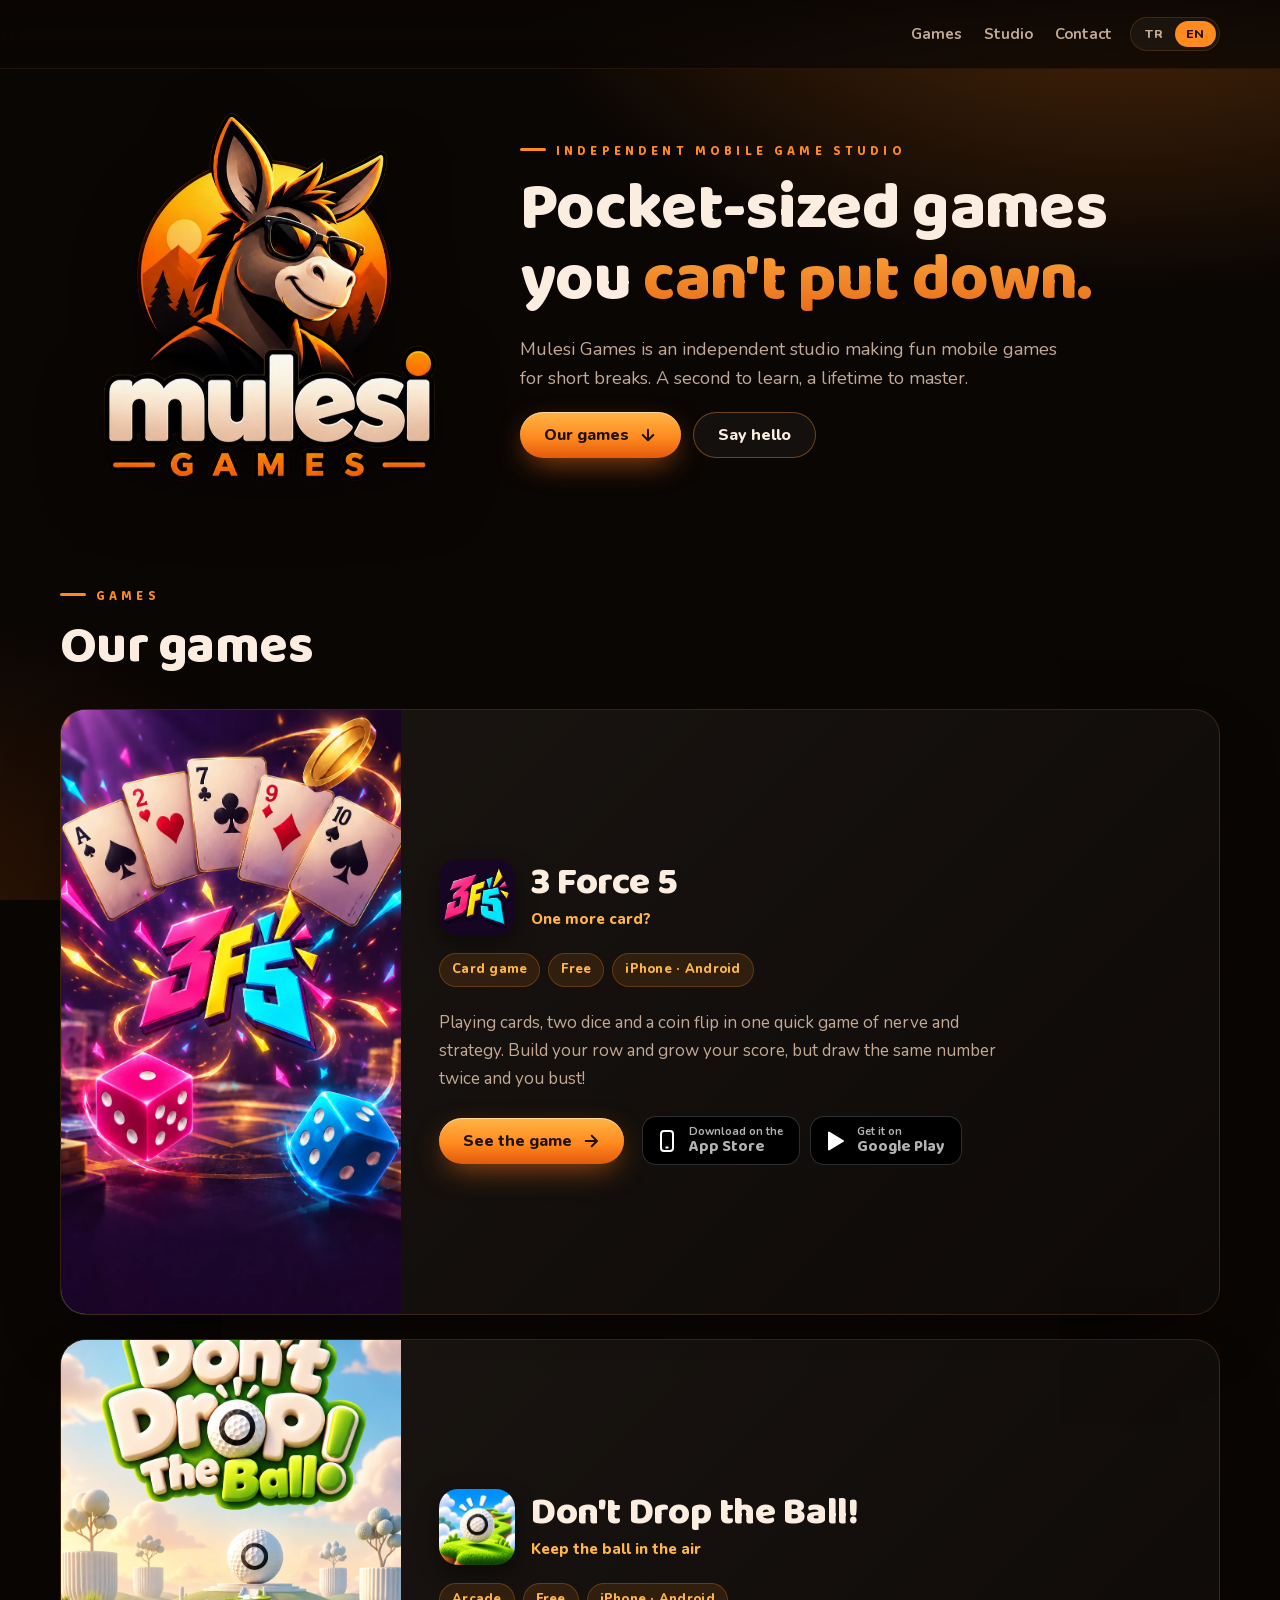
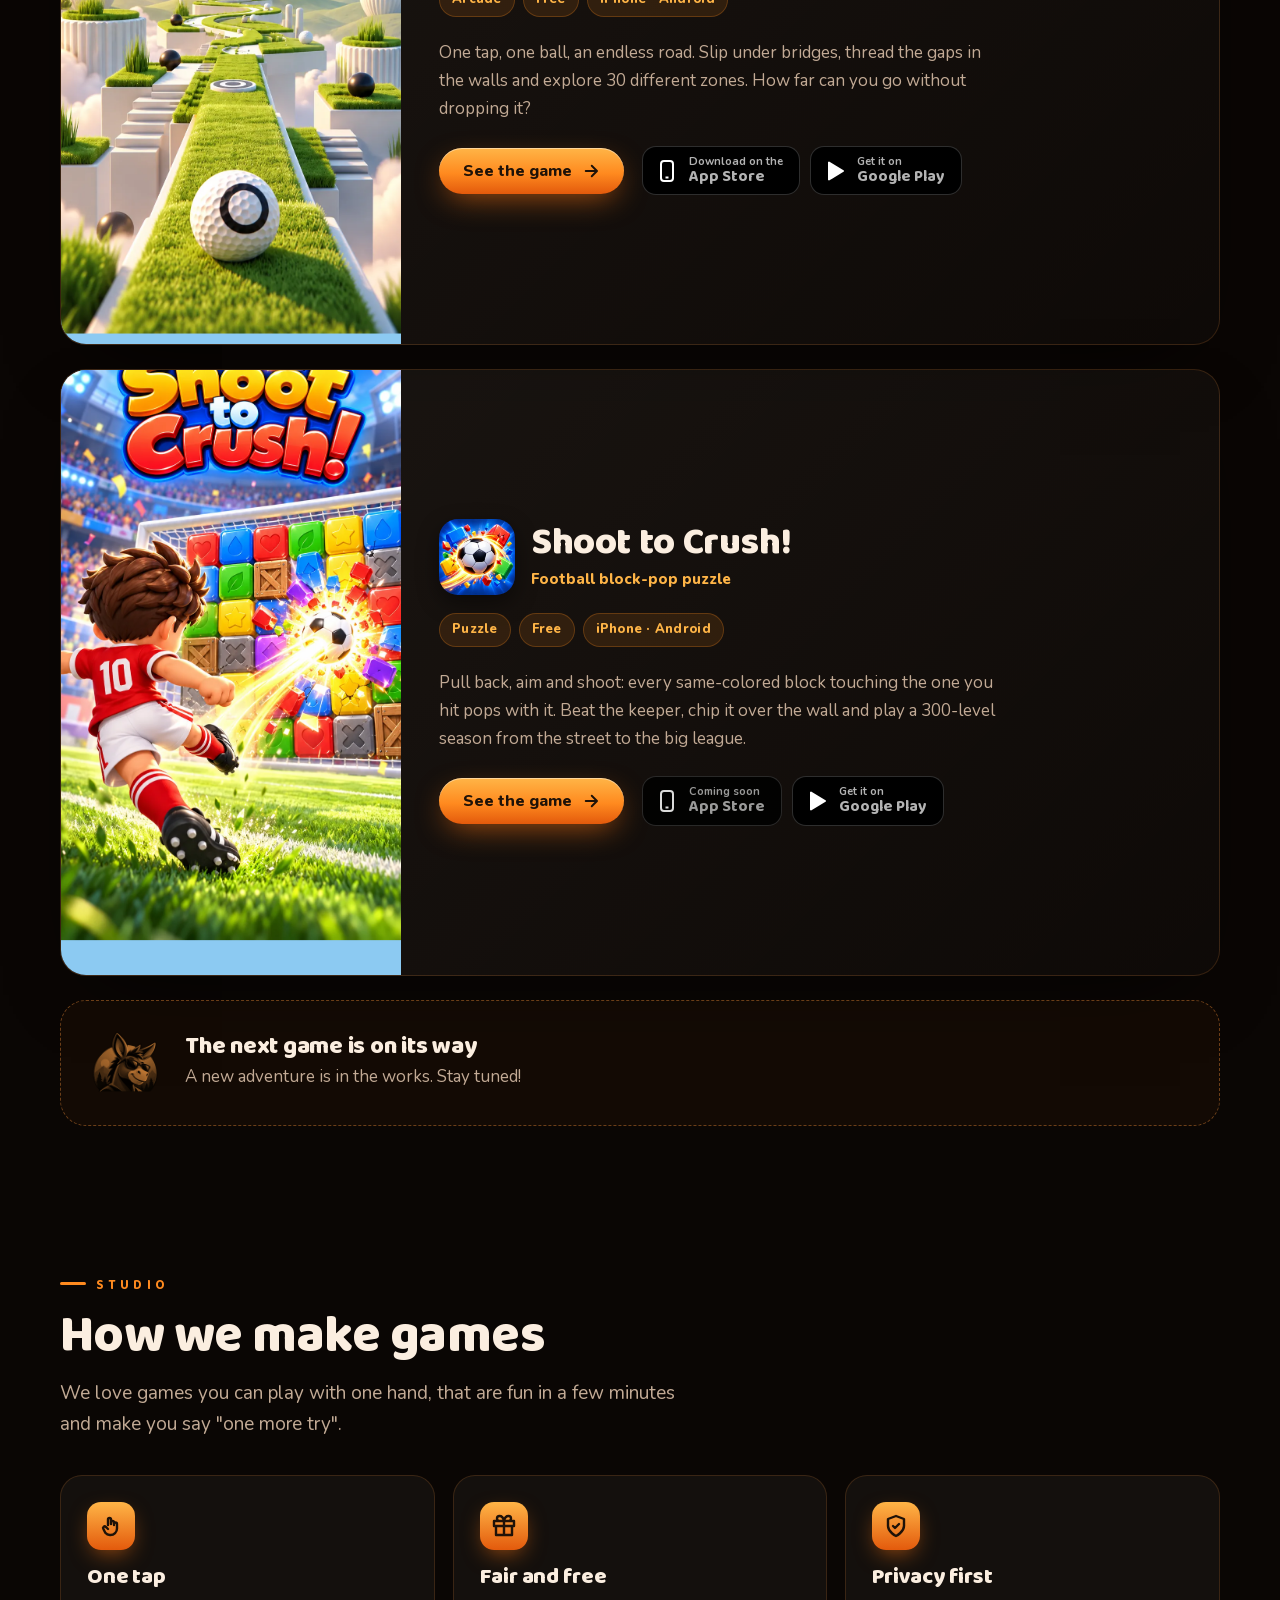
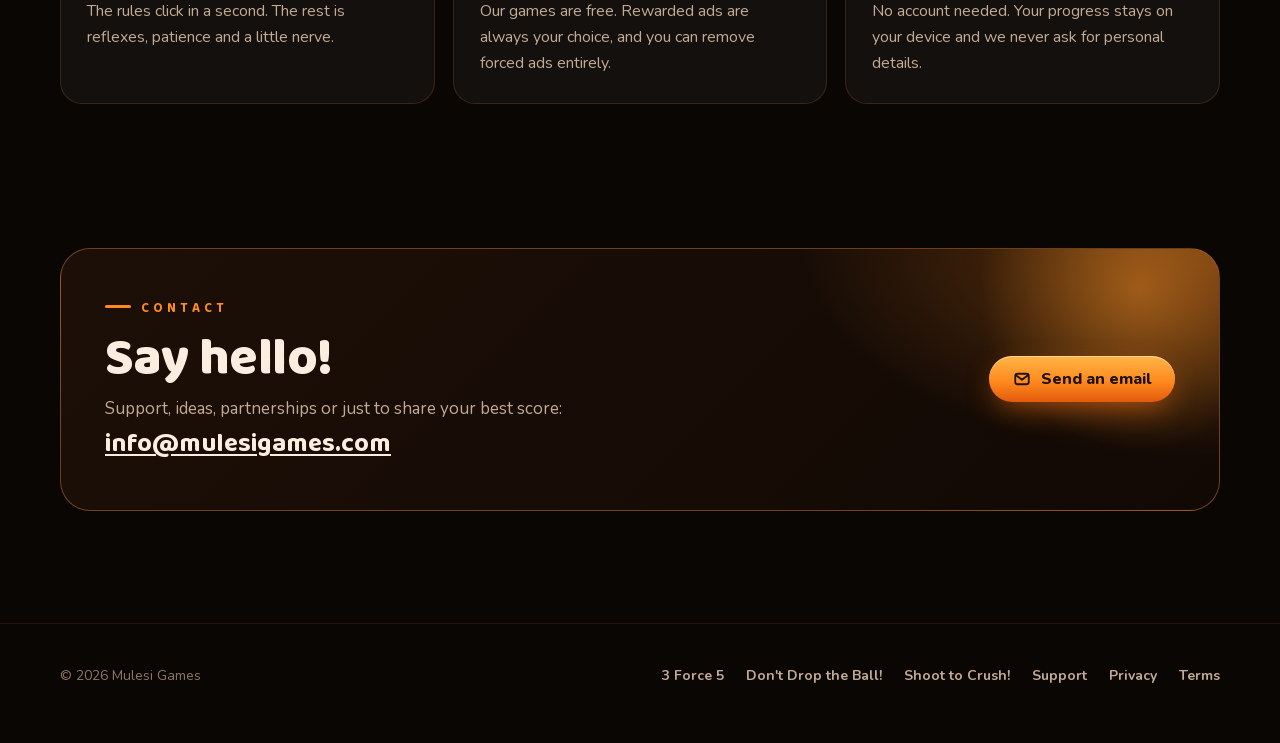
<file: index.html>
<!doctype html>
<html lang="en" class="lang-en">
<head>
<meta charset="utf-8">
<meta name="viewport" content="width=device-width, initial-scale=1">
<title>Mulesi Games</title>
<meta name="description" content="Mulesi Games is an independent mobile game studio. Pocket-sized games you can't put down, like Don't Drop the Ball!, Shoot to Crush! and 3 Force 5.">
<meta name="theme-color" content="#0a0604">
<meta property="og:title" content="Mulesi Games">
<meta property="og:description" content="Pocket-sized games you can't put down.">
<meta property="og:image" content="https://mulesigames.com/assets/img/banner.webp">
<meta property="og:url" content="https://mulesigames.com/">
<meta name="twitter:card" content="summary_large_image">
<link rel="icon" type="image/png" href="/favicon.png">
<link rel="apple-touch-icon" href="/apple-touch-icon.png">
<link rel="preload" href="/assets/fonts/baloo2-latin.woff2" as="font" type="font/woff2" crossorigin>
<link rel="stylesheet" href="/assets/site.css?v=5">
<script>(function(){var l;try{l=localStorage.getItem("lang")}catch(e){}if(l!=="tr"&&l!=="en")l=(navigator.language||"").toLowerCase().indexOf("tr")===0?"tr":"en";document.documentElement.className="lang-"+l;document.documentElement.lang=l})()</script>
</head>
<body>

<header class="top">
  <div class="wrap">
    <a class="brand" href="/" aria-label="Mulesi Games">
      <!-- ana sayfa: hero'daki büyük logo kaydırınca küçülüp buraya yerleşir (site.js) -->
      <span class="dock" aria-hidden="true"></span>
    </a>
    <nav class="nav">
      <a href="#games"><span data-l="tr">Oyunlar</span><span data-l="en">Games</span></a>
      <a href="#studio"><span data-l="tr">Stüdyo</span><span data-l="en">Studio</span></a>
      <a href="#contact"><span data-l="tr">İletişim</span><span data-l="en">Contact</span></a>
    </nav>
    <div class="lang" role="group" aria-label="Language"><button data-set="tr">TR</button><button data-set="en">EN</button></div>
  </div>
</header>

<main>

<section class="hero">
  <div class="wrap">
    <div class="hero-copy">
      <span class="kicker"><span data-l="tr">Bağımsız mobil oyun stüdyosu</span><span data-l="en">Independent mobile game studio</span></span>
      <h1>
        <span data-l="tr">Cebine sığan, <em>elinden bırakamayacağın</em> oyunlar.</span>
        <span data-l="en">Pocket-sized games you <em>can't put down.</em></span>
      </h1>
      <p data-l="tr">Mulesi Games, kısa molalar için eğlenceli mobil oyunlar yapan bağımsız bir stüdyo. Öğrenmesi bir saniye, ustalaşması bir ömür.</p>
      <p data-l="en">Mulesi Games is an independent studio making fun mobile games for short breaks. A second to learn, a lifetime to master.</p>
      <div class="row">
        <a class="btn btn-hot" href="#games"><span data-l="tr">Oyunlarımız</span><span data-l="en">Our games</span>
          <svg viewBox="0 0 24 24" fill="none" stroke="currentColor" stroke-width="2.6" stroke-linecap="round" stroke-linejoin="round" aria-hidden="true"><path d="M12 5v14M5 12l7 7 7-7"/></svg></a>
        <a class="btn btn-ghost" href="#contact"><span data-l="tr">Bize yaz</span><span data-l="en">Say hello</span></a>
      </div>
    </div>
    <div class="hero-art hero-logo-box">
      <img class="hero-logo" src="/assets/img/mulesi-logo.webp" alt="Mulesi Games" width="640" height="707">
    </div>
  </div>
</section>

<section id="games">
  <div class="wrap">
    <span class="kicker" data-reveal><span data-l="tr">Oyunlar</span><span data-l="en">Games</span></span>
    <h2 class="title" data-reveal style="--i:1"><span data-l="tr">Oyunlarımız</span><span data-l="en">Our games</span></h2>

    <div class="games">
      <article class="game" data-reveal>
        <a class="art" href="/threeforcefive/" aria-label="3 Force 5">
          <img data-parallax="-0.04" src="/threeforcefive/img/splash.webp" alt="" width="941" height="1672" loading="lazy">
        </a>
        <div class="info">
          <div class="head">
            <img src="/threeforcefive/img/icon.webp" alt="" width="76" height="76" loading="lazy">
            <div>
              <h3>3 Force 5</h3>
              <div class="tag"><span data-l="tr">Bir kart daha?</span><span data-l="en">One more card?</span></div>
            </div>
          </div>
          <ul class="chips">
            <li><span data-l="tr">Kart oyunu</span><span data-l="en">Card game</span></li>
            <li><span data-l="tr">Ücretsiz</span><span data-l="en">Free</span></li>
            <li>iPhone · Android</li>
          </ul>
          <p data-l="tr">İskambil kartları, iki zar ve bir yazı-tura parası tek bir hızlı cesaret ve strateji oyununda. Kartlarını diz, puanını büyüt; ama aynı sayıyı ikinci kez çekersen patlarsın!</p>
          <p data-l="en">Playing cards, two dice and a coin flip in one quick game of nerve and strategy. Build your row and grow your score, but draw the same number twice and you bust!</p>
          <div class="actions">
            <a class="btn btn-hot" href="/threeforcefive/"><span data-l="tr">Oyunu keşfet</span><span data-l="en">See the game</span>
              <svg viewBox="0 0 24 24" fill="none" stroke="currentColor" stroke-width="2.6" stroke-linecap="round" stroke-linejoin="round" aria-hidden="true"><path d="M5 12h14M13 5l7 7-7 7"/></svg></a>
            <div class="stores">
              <a class="store" href="https://apps.apple.com/app/id6828114107" target="_blank" rel="noopener" aria-label="3 Force 5 App Store">
                <svg viewBox="0 0 24 24" fill="none" stroke="currentColor" stroke-width="2" aria-hidden="true"><rect x="6" y="2" width="12" height="20" rx="3"/><path d="M10.5 18.5h3"/></svg>
                <span><span data-l="tr">Hemen indir</span><span data-l="en">Download on the</span><b>App Store</b></span>
              </a>
              <a class="store" href="https://play.google.com/store/apps/details?id=com.mulesigames.threeforcefive" target="_blank" rel="noopener" aria-label="3 Force 5 Google Play">
                <svg viewBox="0 0 24 24" aria-hidden="true"><path fill="currentColor" d="M5 3.5v17a1 1 0 0 0 1.5.87l14-8.5a1 1 0 0 0 0-1.74l-14-8.5A1 1 0 0 0 5 3.5z"/></svg>
                <span><span data-l="tr">Hemen indir</span><span data-l="en">Get it on</span><b>Google Play</b></span>
              </a>
            </div>
          </div>
        </div>
      </article>

      <article class="game" data-reveal>
        <a class="art" href="/dontdrop/" aria-label="Don't Drop the Ball!">
          <img data-parallax="-0.04" src="/dontdrop/img/splash.webp" alt="" width="941" height="1672" loading="lazy">
        </a>
        <div class="info">
          <div class="head">
            <img src="/dontdrop/img/icon.webp" alt="" width="76" height="76" loading="lazy">
            <div>
              <h3>Don't Drop the Ball!</h3>
              <div class="tag"><span data-l="tr">Topu havada tut, rekoru kır</span><span data-l="en">Keep the ball in the air</span></div>
            </div>
          </div>
          <ul class="chips">
            <li>Arcade</li>
            <li><span data-l="tr">Ücretsiz</span><span data-l="en">Free</span></li>
            <li>iPhone · Android</li>
          </ul>
          <p data-l="tr">Bir dokunuş, bir top, bitmeyen bir yol. Köprülerin altından geç, duvarlardaki boşluklardan süzül, 30 farklı bölgeyi keşfet. Topu yere düşürmeden ne kadar uzağa gidebilirsin?</p>
          <p data-l="en">One tap, one ball, an endless road. Slip under bridges, thread the gaps in the walls and explore 30 different zones. How far can you go without dropping it?</p>
          <div class="actions">
            <a class="btn btn-hot" href="/dontdrop/"><span data-l="tr">Oyunu keşfet</span><span data-l="en">See the game</span>
              <svg viewBox="0 0 24 24" fill="none" stroke="currentColor" stroke-width="2.6" stroke-linecap="round" stroke-linejoin="round" aria-hidden="true"><path d="M5 12h14M13 5l7 7-7 7"/></svg></a>
            <div class="stores">
              <a class="store" href="https://apps.apple.com/app/id6822389114" target="_blank" rel="noopener" aria-label="Don't Drop the Ball! App Store">
                <svg viewBox="0 0 24 24" fill="none" stroke="currentColor" stroke-width="2" aria-hidden="true"><rect x="6" y="2" width="12" height="20" rx="3"/><path d="M10.5 18.5h3"/></svg>
                <span><span data-l="tr">Hemen indir</span><span data-l="en">Download on the</span><b>App Store</b></span>
              </a>
              <a class="store" href="https://play.google.com/store/apps/details?id=com.mulesigames.dontdrop" target="_blank" rel="noopener" aria-label="Don't Drop the Ball! Google Play">
                <svg viewBox="0 0 24 24" aria-hidden="true"><path fill="currentColor" d="M5 3.5v17a1 1 0 0 0 1.5.87l14-8.5a1 1 0 0 0 0-1.74l-14-8.5A1 1 0 0 0 5 3.5z"/></svg>
                <span><span data-l="tr">Hemen indir</span><span data-l="en">Get it on</span><b>Google Play</b></span>
              </a>
            </div>
          </div>
        </div>
      </article>

      <article class="game" data-reveal>
        <a class="art" href="/shoottocrush/" aria-label="Shoot to Crush!">
          <img data-parallax="-0.04" src="/shoottocrush/img/splash.webp" alt="" width="941" height="1672" loading="lazy">
        </a>
        <div class="info">
          <div class="head">
            <img src="/shoottocrush/img/icon.webp" alt="" width="76" height="76" loading="lazy">
            <div>
              <h3>Shoot to Crush!</h3>
              <div class="tag"><span data-l="tr">Şut çek, blokları patlat!</span><span data-l="en">Football block-pop puzzle</span></div>
            </div>
          </div>
          <ul class="chips">
            <li><span data-l="tr">Bulmaca</span><span data-l="en">Puzzle</span></li>
            <li><span data-l="tr">Ücretsiz</span><span data-l="en">Free</span></li>
            <li>iPhone · Android</li>
          </ul>
          <p data-l="tr">Topu ger, nişan al, şut çek: vurduğun bloğa değen aynı renkli bütün bloklar patlar. Kaleciyi atlat, barajın üstünden aşırt, mahalle sahasından büyük lige 300 seviyelik bir sezon oyna.</p>
          <p data-l="en">Pull back, aim and shoot: every same-colored block touching the one you hit pops with it. Beat the keeper, chip it over the wall and play a 300-level season from the street to the big league.</p>
          <div class="actions">
            <a class="btn btn-hot" href="/shoottocrush/"><span data-l="tr">Oyunu keşfet</span><span data-l="en">See the game</span>
              <svg viewBox="0 0 24 24" fill="none" stroke="currentColor" stroke-width="2.6" stroke-linecap="round" stroke-linejoin="round" aria-hidden="true"><path d="M5 12h14M13 5l7 7-7 7"/></svg></a>
            <div class="stores">
              <span class="store soon">
                <svg viewBox="0 0 24 24" fill="none" stroke="currentColor" stroke-width="2" aria-hidden="true"><rect x="6" y="2" width="12" height="20" rx="3"/><path d="M10.5 18.5h3"/></svg>
                <span><span data-l="tr">Yakında</span><span data-l="en">Coming soon</span><b>App Store</b></span>
              </span>
              <a class="store" href="https://play.google.com/store/apps/details?id=com.mulesigames.shoottocrush" target="_blank" rel="noopener" aria-label="Shoot to Crush! Google Play">
                <svg viewBox="0 0 24 24" aria-hidden="true"><path fill="currentColor" d="M5 3.5v17a1 1 0 0 0 1.5.87l14-8.5a1 1 0 0 0 0-1.74l-14-8.5A1 1 0 0 0 5 3.5z"/></svg>
                <span><span data-l="tr">Hemen indir</span><span data-l="en">Get it on</span><b>Google Play</b></span>
              </a>
            </div>
          </div>
        </div>
      </article>

      <div class="next" data-reveal="left">
        <img src="/assets/img/mascot.webp" alt="" width="72" height="72" loading="lazy">
        <div>
          <h3><span data-l="tr">Sıradaki oyun yolda</span><span data-l="en">The next game is on its way</span></h3>
          <p data-l="tr">Yeni bir macera hazırlanıyor. Takipte kal!</p>
          <p data-l="en">A new adventure is in the works. Stay tuned!</p>
        </div>
      </div>
    </div>
  </div>
</section>

<section id="studio">
  <div class="wrap">
    <span class="kicker" data-reveal><span data-l="tr">Stüdyo</span><span data-l="en">Studio</span></span>
    <h2 class="title" data-reveal style="--i:1"><span data-l="tr">Nasıl oyun yapıyoruz?</span><span data-l="en">How we make games</span></h2>
    <p class="lead" data-reveal style="--i:2" data-l="tr">Tek elle oynanan, birkaç dakikada keyif veren ve her denemede "bir daha" dedirten oyunlar seviyoruz.</p>
    <p class="lead" data-reveal style="--i:2" data-l="en">We love games you can play with one hand, that are fun in a few minutes and make you say "one more try".</p>

    <div class="values">
      <div class="value" data-reveal style="--i:0">
        <div class="ic"><svg viewBox="0 0 24 24" fill="none" stroke="currentColor" stroke-width="2.4" stroke-linecap="round" stroke-linejoin="round" aria-hidden="true"><path d="M9 11V5.5a1.5 1.5 0 0 1 3 0V10m0-1.5a1.5 1.5 0 0 1 3 0V11m0-1a1.5 1.5 0 0 1 3 0v4.5a6.5 6.5 0 0 1-6.5 6.5h-.6a6 6 0 0 1-4.6-2.2L4.4 15a1.6 1.6 0 0 1 2.4-2.1L9 15"/></svg></div>
        <h3><span data-l="tr">Tek dokunuş</span><span data-l="en">One tap</span></h3>
        <p data-l="tr">Kurallar bir saniyede anlaşılır. Gerisi refleks, sabır ve biraz da cesaret.</p>
        <p data-l="en">The rules click in a second. The rest is reflexes, patience and a little nerve.</p>
      </div>
      <div class="value" data-reveal style="--i:1">
        <div class="ic"><svg viewBox="0 0 24 24" fill="none" stroke="currentColor" stroke-width="2.4" stroke-linecap="round" stroke-linejoin="round" aria-hidden="true"><path d="M20 12v9H4v-9M2 7h20v5H2zM12 21V7M12 7H7.5a2.5 2.5 0 1 1 0-5C11 2 12 7 12 7zM12 7h4.5a2.5 2.5 0 1 0 0-5C13 2 12 7 12 7z"/></svg></div>
        <h3><span data-l="tr">Adil ve ücretsiz</span><span data-l="en">Fair and free</span></h3>
        <p data-l="tr">Oyunlarımız ücretsiz. Ödüllü reklamları izleyip izlememek senin seçimin; istersen zorunlu reklamları tamamen kaldırabilirsin.</p>
        <p data-l="en">Our games are free. Rewarded ads are always your choice, and you can remove forced ads entirely.</p>
      </div>
      <div class="value" data-reveal style="--i:2">
        <div class="ic"><svg viewBox="0 0 24 24" fill="none" stroke="currentColor" stroke-width="2.4" stroke-linecap="round" stroke-linejoin="round" aria-hidden="true"><path d="M12 22s8-4 8-10V5l-8-3-8 3v7c0 6 8 10 8 10z"/><path d="M9 12l2 2 4-4"/></svg></div>
        <h3><span data-l="tr">Gizliliğe saygı</span><span data-l="en">Privacy first</span></h3>
        <p data-l="tr">Hesap açmak gerekmez. İlerlemen cihazında kalır, kişisel bilgilerini istemeyiz.</p>
        <p data-l="en">No account needed. Your progress stays on your device and we never ask for personal details.</p>
      </div>
    </div>
  </div>
</section>

<section id="contact">
  <div class="wrap">
    <div class="contact" data-reveal>
      <div>
        <span class="kicker"><span data-l="tr">İletişim</span><span data-l="en">Contact</span></span>
        <h2 class="title"><span data-l="tr">Merhaba de!</span><span data-l="en">Say hello!</span></h2>
        <p data-l="tr">Destek, öneri, iş birliği ya da sadece rekorunu paylaşmak için:</p>
        <p data-l="en">Support, ideas, partnerships or just to share your best score:</p>
        <p><a class="mail" href="mailto:info@mulesigames.com">info@mulesigames.com</a></p>
      </div>
      <a class="btn btn-hot" href="mailto:info@mulesigames.com">
        <svg viewBox="0 0 24 24" fill="none" stroke="currentColor" stroke-width="2.4" stroke-linecap="round" stroke-linejoin="round" aria-hidden="true"><rect x="3" y="5" width="18" height="14" rx="3"/><path d="M4 7l8 6 8-6"/></svg>
        <span data-l="tr">E-posta gönder</span><span data-l="en">Send an email</span></a>
    </div>
  </div>
</section>

</main>

<footer>
  <div class="wrap">
    <span>© <span data-year>2026</span> Mulesi Games</span>
    <div class="links">
      <a href="/threeforcefive/">3 Force 5</a>
      <a href="/dontdrop/">Don't Drop the Ball!</a>
      <a href="/shoottocrush/">Shoot to Crush!</a>
      <a href="/dontdrop/#support"><span data-l="tr">Destek</span><span data-l="en">Support</span></a>
      <a href="/dontdrop/privacy/"><span data-l="tr">Gizlilik</span><span data-l="en">Privacy</span></a>
      <a href="/terms/"><span data-l="tr">Kullanım koşulları</span><span data-l="en">Terms</span></a>
    </div>
  </div>
</footer>

<script src="/assets/site.js?v=4" defer></script>
</body>
</html>
</file>
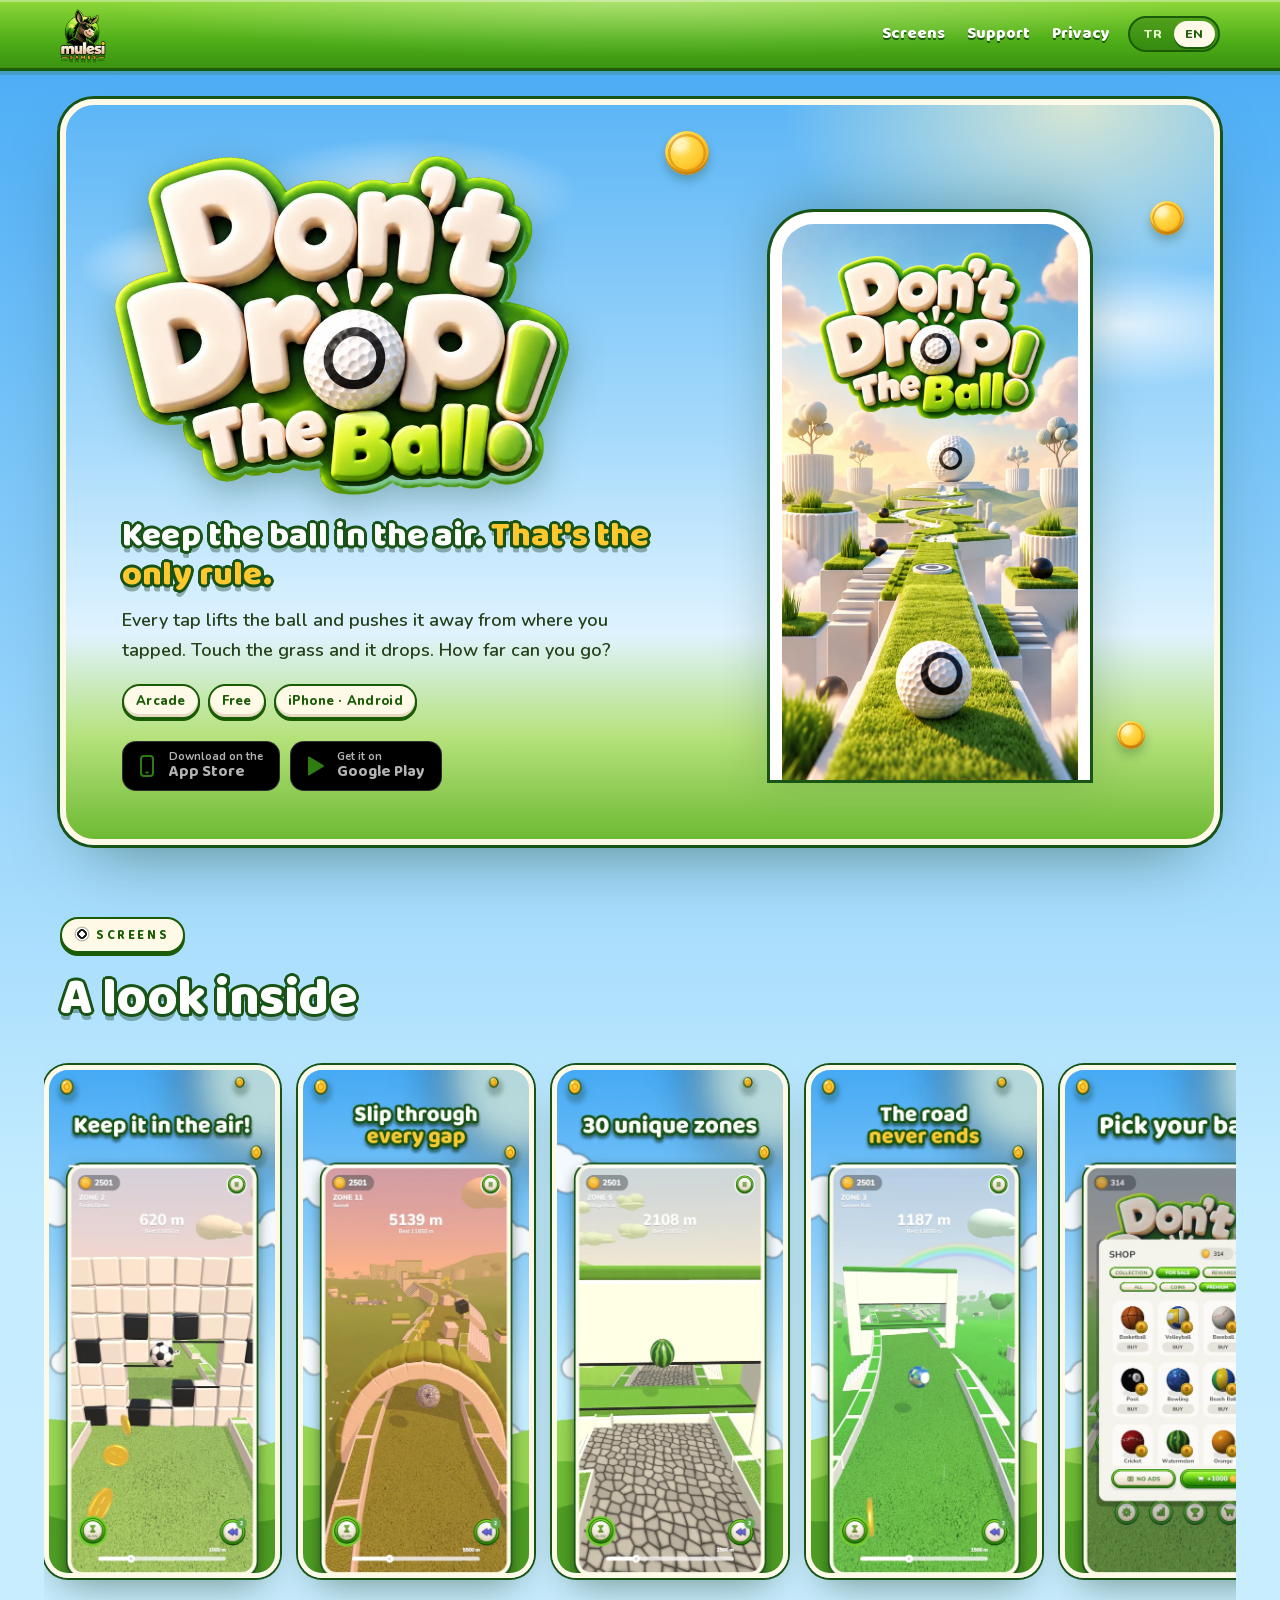
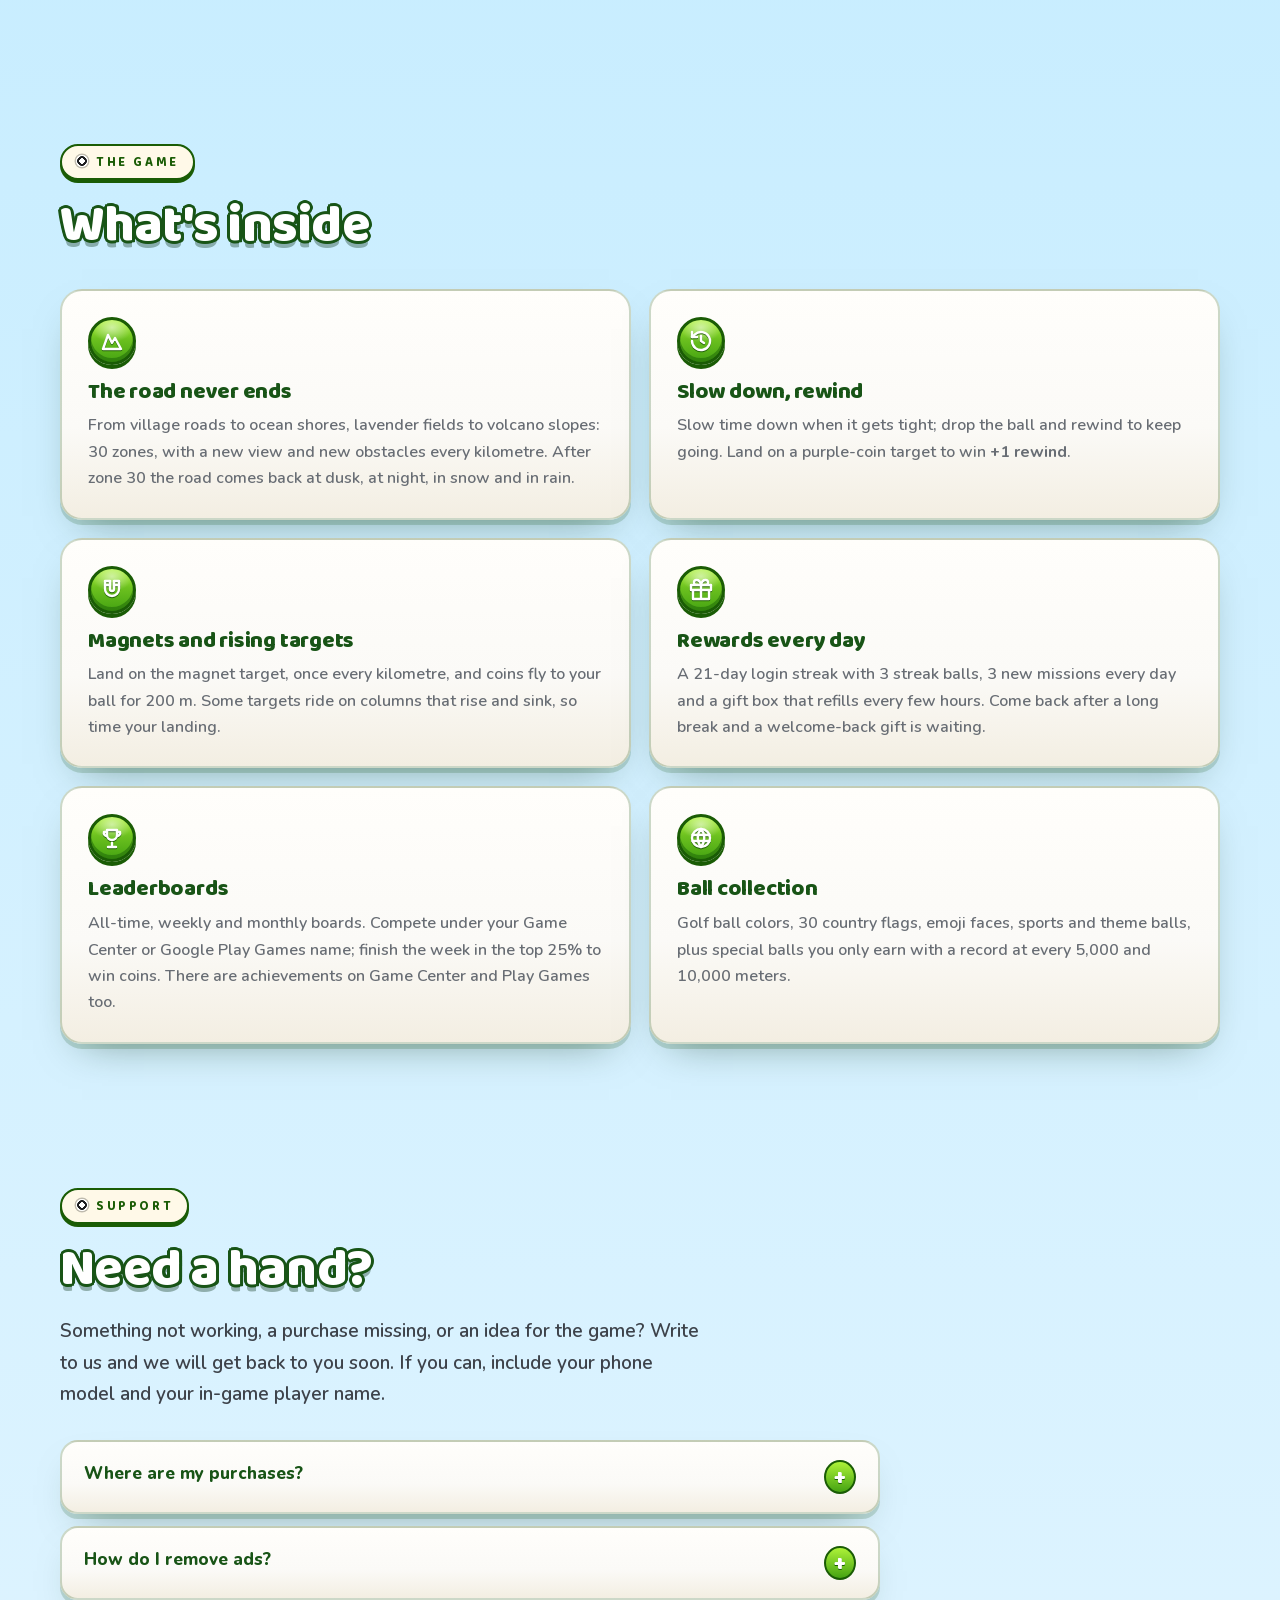
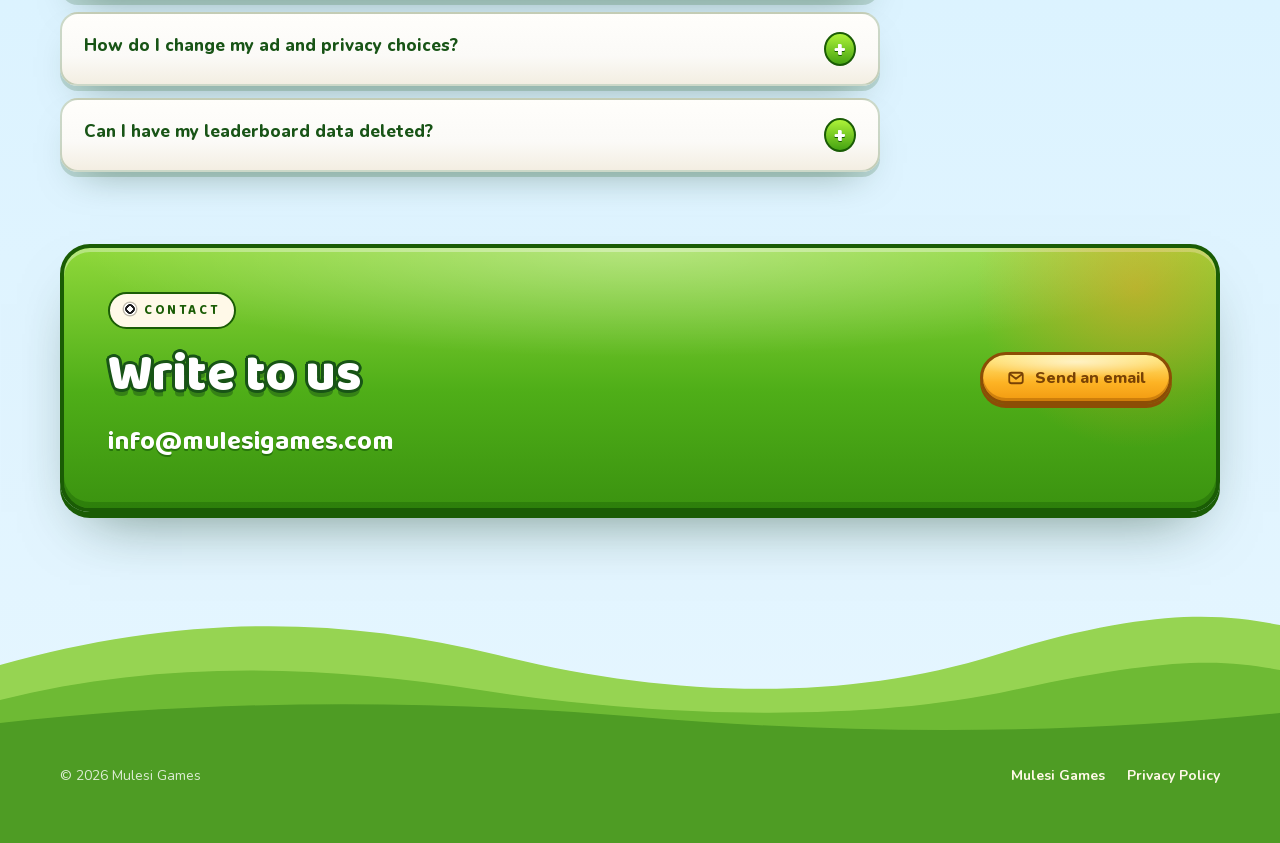
<file: dontdrop/index.html>
<!doctype html>
<html lang="en" class="lang-en">
<head>
<meta charset="utf-8">
<meta name="viewport" content="width=device-width, initial-scale=1">
<title>Don't Drop the Ball! · Mulesi Games</title>
<meta name="apple-itunes-app" content="app-id=6822389114">
<meta name="description" content="Don't Drop the Ball! Keep the ball in the air on an endless road through 30 zones. Support, FAQ and contact.">
<meta name="theme-color" content="#4fae18">
<meta property="og:title" content="Don't Drop the Ball!">
<meta property="og:description" content="One tap, one ball, an endless road. How far can you go?">
<meta property="og:image" content="https://mulesigames.com/dontdrop/img/splash.webp">
<meta property="og:url" content="https://mulesigames.com/dontdrop/">
<link rel="icon" type="image/png" href="/favicon.png">
<link rel="apple-touch-icon" href="/apple-touch-icon.png">
<link rel="preload" href="/assets/fonts/baloo2-latin.woff2" as="font" type="font/woff2" crossorigin>
<link rel="stylesheet" href="/assets/site.css?v=5">
<link rel="stylesheet" href="/dontdrop/dd.css?v=3">
<script>(function(){var l;try{l=localStorage.getItem("lang")}catch(e){}if(l!=="tr"&&l!=="en")l=(navigator.language||"").toLowerCase().indexOf("tr")===0?"tr":"en";document.documentElement.className="lang-"+l;document.documentElement.lang=l})()</script>
</head>
<body class="dd">

<header class="top">
  <div class="wrap">
    <a class="brand" href="/" aria-label="Mulesi Games">
      <img class="mark" src="/dontdrop/img/mulesi-logo.webp" alt="" width="46" height="51">
    </a>
    <nav class="nav">
      <a href="#screens"><span data-l="tr">Görseller</span><span data-l="en">Screens</span></a>
      <a href="#support"><span data-l="tr">Destek</span><span data-l="en">Support</span></a>
      <a href="/dontdrop/privacy/"><span data-l="tr">Gizlilik</span><span data-l="en">Privacy</span></a>
    </nav>
    <div class="lang" role="group" aria-label="Language"><button data-set="tr">TR</button><button data-set="en">EN</button></div>
  </div>
</header>

<main>

<div class="wrap">
  <div class="g-hero">
    <i class="coin c1" aria-hidden="true"></i><i class="coin c2" aria-hidden="true"></i><i class="coin c3" aria-hidden="true"></i>
    <div class="copy">
      <img class="logo" src="/dontdrop/img/logo.webp" alt="Don't Drop the Ball!" width="820" height="615">
      <div class="say"><span data-l="tr">Topu havada tut. <em>Tek kural bu.</em></span><span data-l="en">Keep the ball in the air. <em>That's the only rule.</em></span></div>
      <p data-l="tr">Her dokunuşta top havalanır ve dokunduğun tarafın tersine kayar. Çimene değerse düşer. Ne kadar uzağa gidebilirsin?</p>
      <p data-l="en">Every tap lifts the ball and pushes it away from where you tapped. Touch the grass and it drops. How far can you go?</p>
      <ul class="chips">
        <li>Arcade</li>
        <li><span data-l="tr">Ücretsiz</span><span data-l="en">Free</span></li>
        <li>iPhone · Android</li>
      </ul>
      <div class="stores">
        <a class="store" href="https://apps.apple.com/app/id6822389114" target="_blank" rel="noopener" aria-label="Don't Drop the Ball! App Store">
          <svg viewBox="0 0 24 24" fill="none" stroke="currentColor" stroke-width="2" aria-hidden="true"><rect x="6" y="2" width="12" height="20" rx="3"/><path d="M10.5 18.5h3"/></svg>
          <span><span data-l="tr">Hemen indir</span><span data-l="en">Download on the</span><b>App Store</b></span>
        </a>
        <a class="store" href="https://play.google.com/store/apps/details?id=com.mulesigames.dontdrop" target="_blank" rel="noopener" aria-label="Don't Drop the Ball! Google Play">
          <svg viewBox="0 0 24 24" aria-hidden="true"><path fill="currentColor" d="M5 3.5v17a1 1 0 0 0 1.5.87l14-8.5a1 1 0 0 0 0-1.74l-14-8.5A1 1 0 0 0 5 3.5z"/></svg>
          <span><span data-l="tr">Hemen indir</span><span data-l="en">Get it on</span><b>Google Play</b></span>
        </a>
      </div>
    </div>
    <div class="phone"><img src="/dontdrop/img/splash.webp" alt="" width="941" height="1672"></div>
  </div>
</div>

<section id="screens">
  <div class="wrap">
    <span class="kicker"><span data-l="tr">Görseller</span><span data-l="en">Screens</span></span>
    <h2 class="title"><span data-l="tr">Oyundan kareler</span><span data-l="en">A look inside</span></h2>
    <div class="shots" data-l="tr">
      <img src="/dontdrop/img/tr-1.webp" alt="Topu havada tut" width="480" height="1043" loading="lazy">
      <img src="/dontdrop/img/tr-2.webp" alt="Engellerin arasından süzül" width="480" height="1043" loading="lazy">
      <img src="/dontdrop/img/tr-3.webp" alt="30 farklı bölge" width="480" height="1043" loading="lazy">
      <img src="/dontdrop/img/tr-4.webp" alt="Yol hiç bitmez" width="480" height="1043" loading="lazy">
      <img src="/dontdrop/img/tr-5.webp" alt="Topunu seç" width="480" height="1043" loading="lazy">
      <img src="/dontdrop/img/tr-6.webp" alt="Her gün ödül" width="480" height="1043" loading="lazy">
      <img src="/dontdrop/img/tr-7.webp" alt="Günlük görevler" width="480" height="1043" loading="lazy">
    </div>
    <div class="shots" data-l="en">
      <img src="/dontdrop/img/en-1.webp" alt="Keep the ball in the air" width="480" height="1043" loading="lazy">
      <img src="/dontdrop/img/en-2.webp" alt="Slip through the obstacles" width="480" height="1043" loading="lazy">
      <img src="/dontdrop/img/en-3.webp" alt="30 different zones" width="480" height="1043" loading="lazy">
      <img src="/dontdrop/img/en-4.webp" alt="The road never ends" width="480" height="1043" loading="lazy">
      <img src="/dontdrop/img/en-5.webp" alt="Pick your ball" width="480" height="1043" loading="lazy">
      <img src="/dontdrop/img/en-6.webp" alt="Rewards every day" width="480" height="1043" loading="lazy">
      <img src="/dontdrop/img/en-7.webp" alt="Daily missions" width="480" height="1043" loading="lazy">
    </div>
  </div>
</section>

<section>
  <div class="wrap">
    <span class="kicker"><span data-l="tr">Oyun</span><span data-l="en">The game</span></span>
    <h2 class="title"><span data-l="tr">Neler var?</span><span data-l="en">What's inside</span></h2>
    <div class="features">
      <div class="value">
        <div class="ic"><svg viewBox="0 0 24 24" fill="none" stroke="currentColor" stroke-width="2.4" stroke-linecap="round" stroke-linejoin="round" aria-hidden="true"><path d="M3 20l5-14 4 8 3-5 6 11z"/></svg></div>
        <h3><span data-l="tr">Yol hiç bitmez</span><span data-l="en">The road never ends</span></h3>
        <p data-l="tr">Köy yolundan okyanus kıyısına, lavanta tarlalarından volkan eteğine 30 bölge; her kilometrede yeni bir manzara ve yeni engeller. 30. bölgeden sonra yol akşam, gece, kar ve yağmurla yeniden başlar.</p>
        <p data-l="en">From village roads to ocean shores, lavender fields to volcano slopes: 30 zones, with a new view and new obstacles every kilometre. After zone 30 the road comes back at dusk, at night, in snow and in rain.</p>
      </div>
      <div class="value">
        <div class="ic"><svg viewBox="0 0 24 24" fill="none" stroke="currentColor" stroke-width="2.4" stroke-linecap="round" stroke-linejoin="round" aria-hidden="true"><path d="M3 12a9 9 0 1 0 3-6.7L3 8"/><path d="M3 3v5h5M12 7v5l3 2"/></svg></div>
        <h3><span data-l="tr">Yavaşlat, geri sar</span><span data-l="en">Slow down, rewind</span></h3>
        <p data-l="tr">Zor anlarda zamanı yavaşlat; düşersen geri sar ve kaldığın yerden devam et. Mor jetonlu hedefe kon, <b>+1 geri sarma</b> kazan.</p>
        <p data-l="en">Slow time down when it gets tight; drop the ball and rewind to keep going. Land on a purple-coin target to win <b>+1 rewind</b>.</p>
      </div>
      <div class="value">
        <div class="ic"><svg viewBox="0 0 24 24" fill="none" stroke="currentColor" stroke-width="2.4" stroke-linecap="round" stroke-linejoin="round" aria-hidden="true"><path d="M5 3h5v8a2 2 0 0 0 4 0V3h5v8a7 7 0 0 1-14 0z"/><path d="M5 7h5M14 7h5"/></svg></div>
        <h3><span data-l="tr">Mıknatıs ve yükselen hedefler</span><span data-l="en">Magnets and rising targets</span></h3>
        <p data-l="tr">Kilometrede bir çıkan mıknatıslı hedefe kon, 200 metre boyunca altınlar topuna uçsun. Bazı hedefler yükselip alçalan sütunların üstünde: zamanlamanı iyi ayarla.</p>
        <p data-l="en">Land on the magnet target, once every kilometre, and coins fly to your ball for 200 m. Some targets ride on columns that rise and sink, so time your landing.</p>
      </div>
      <div class="value">
        <div class="ic"><svg viewBox="0 0 24 24" fill="none" stroke="currentColor" stroke-width="2.4" stroke-linecap="round" stroke-linejoin="round" aria-hidden="true"><path d="M20 12v9H4v-9M2 7h20v5H2zM12 21V7M12 7H7.5a2.5 2.5 0 1 1 0-5C11 2 12 7 12 7zM12 7h4.5a2.5 2.5 0 1 0 0-5C13 2 12 7 12 7z"/></svg></div>
        <h3><span data-l="tr">Her gün ödül</span><span data-l="en">Rewards every day</span></h3>
        <p data-l="tr">21 günlük giriş serisi ve 3 seri topu, her gün 3 yeni görev, birkaç saatte bir dolan hediye kutusu. Uzun bir aradan sonra dönene hoş geldin hediyesi.</p>
        <p data-l="en">A 21-day login streak with 3 streak balls, 3 new missions every day and a gift box that refills every few hours. Come back after a long break and a welcome-back gift is waiting.</p>
      </div>
      <div class="value">
        <div class="ic"><svg viewBox="0 0 24 24" fill="none" stroke="currentColor" stroke-width="2.4" stroke-linecap="round" stroke-linejoin="round" aria-hidden="true"><path d="M8 21h8M12 17v4M7 4h10v5a5 5 0 0 1-10 0z"/><path d="M7 6H4a3 3 0 0 0 3 4M17 6h3a3 3 0 0 1-3 4"/></svg></div>
        <h3><span data-l="tr">Sıralamalar</span><span data-l="en">Leaderboards</span></h3>
        <p data-l="tr">Tüm zamanlar, haftalık ve aylık sıralama. Game Center ya da Google Play Games adınla yarış; haftayı ilk %25'te bitirene jeton ödülü. Game Center ve Play Games'te başarımlar da var.</p>
        <p data-l="en">All-time, weekly and monthly boards. Compete under your Game Center or Google Play Games name; finish the week in the top 25% to win coins. There are achievements on Game Center and Play Games too.</p>
      </div>
      <div class="value">
        <div class="ic"><svg viewBox="0 0 24 24" fill="none" stroke="currentColor" stroke-width="2.4" stroke-linecap="round" stroke-linejoin="round" aria-hidden="true"><circle cx="12" cy="12" r="9"/><path d="M12 3a14 14 0 0 1 0 18M12 3a14 14 0 0 0 0 18M3.5 9h17M3.5 15h17"/></svg></div>
        <h3><span data-l="tr">Top koleksiyonu</span><span data-l="en">Ball collection</span></h3>
        <p data-l="tr">Golf topu renkleri, 30 ülke bayrağı, emoji yüzleri, spor ve tema topları; 5.000 ve 10.000 metrenin katlarında yalnızca rekorla kazanılan özel toplar.</p>
        <p data-l="en">Golf ball colors, 30 country flags, emoji faces, sports and theme balls, plus special balls you only earn with a record at every 5,000 and 10,000 meters.</p>
      </div>
    </div>
  </div>
</section>

<section id="support">
  <div class="wrap">
    <span class="kicker"><span data-l="tr">Destek</span><span data-l="en">Support</span></span>
    <h2 class="title"><span data-l="tr">Yardım lazım mı?</span><span data-l="en">Need a hand?</span></h2>
    <p class="lead" data-l="tr">Bir sorun mu yaşadın, satın aldığın bir ürün mü görünmüyor ya da bir önerin mi var? Bize yaz, en kısa sürede dönelim. Mümkünse telefon modelini ve oyundaki oyuncu adını da ekle.</p>
    <p class="lead" data-l="en">Something not working, a purchase missing, or an idea for the game? Write to us and we will get back to you soon. If you can, include your phone model and your in-game player name.</p>

    <div class="faq">
      <details>
        <summary><span data-l="tr">Satın almalarım nerede?</span><span data-l="en">Where are my purchases?</span></summary>
        <p data-l="tr">iPhone'da Mağaza'da Premium listesinin en altındaki ya da Reklamsız penceresindeki <b>Satın alımları geri yükle</b> düğmesine dokun (aynı Apple hesabıyla); toplar, süresiz Reklamsız ve süresi dolmamış reklamsız paketler geri gelir. Android'de toplar ve süresiz Reklamsız oyun açılınca kendiliğinden geri gelir.</p>
        <p data-l="en">On iPhone, tap <b>Restore purchases</b> at the bottom of the Premium list in the shop or in the No Ads window (same Apple account): balls, No Ads and any ad-free pass that hasn't run out come back. On Android, balls and the lifetime No Ads come back on their own when the game starts.</p>
      </details>
      <details>
        <summary><span data-l="tr">Reklamları nasıl kaldırırım?</span><span data-l="en">How do I remove ads?</span></summary>
        <p data-l="tr">Mağazadaki <b>Reklamsız</b> penceresinden seç: süresiz paket zorunlu reklamları kalıcı olarak kaldırır; 1 hafta, 2 hafta ve 1 aylık paketler süre bitince kendiliğinden biter, otomatik yenilenmez. Ödüllü reklamlar (2× jeton, reklamla devam) her zaman isteğe bağlıdır.</p>
        <p data-l="en">Open the <b>No Ads</b> window in the shop: the lifetime pack removes forced ads for good; the 1-week, 2-week and 1-month packs simply end when their time is up and never renew. Rewarded ads (2× coins, continue with an ad) are always optional.</p>
      </details>
      <details>
        <summary><span data-l="tr">Reklam ve gizlilik tercihlerimi nasıl değiştiririm?</span><span data-l="en">How do I change my ad and privacy choices?</span></summary>
        <p data-l="tr">Bulunduğun bölgede gerekiyorsa (ör. Avrupa) oyunda <b>Ayarlar ▸ Reklam tercihleri</b> bağlantısı görünür ve reklam izin seçeneklerini açar (1.0.1 ve önceki sürümlerde <b>Ayarlar ▸ Gizlilik</b>). <b>Ayarlar ▸ Gizlilik</b> gizlilik politikamızı açar.</p>
        <p data-l="en">Where your region requires it (such as Europe), the game shows <b>Settings ▸ Ad choices</b>, which opens your ad consent options (<b>Settings ▸ Privacy</b> in 1.0.1 and earlier). <b>Settings ▸ Privacy</b> opens our privacy policy.</p>
      </details>
      <details>
        <summary><span data-l="tr">Sıralamadaki verilerimi sildirebilir miyim?</span><span data-l="en">Can I have my leaderboard data deleted?</span></summary>
        <p data-l="tr">Evet. Oyunda <b>Ayarlar ▸ Bize yaz</b> ile ya da aşağıdaki adresten, sıralamada görünen adınla birlikte bize yaz; kaydını sileriz. Oyunu silmek cihazdaki tüm verileri kaldırır.</p>
        <p data-l="en">Yes. Write to us from <b>Settings ▸ Contact us</b> in the game or at the address below, with the name shown on the leaderboard, and we will delete your entry. Deleting the game removes all data on your device.</p>
      </details>
    </div>
  </div>
</section>

<section id="contact" style="padding-top:0">
  <div class="wrap">
    <div class="contact">
      <div>
        <span class="kicker"><span data-l="tr">İletişim</span><span data-l="en">Contact</span></span>
        <h2 class="title"><span data-l="tr">Bize yaz</span><span data-l="en">Write to us</span></h2>
        <p><a class="mail" href="mailto:info@mulesigames.com?subject=Don't%20Drop%20the%20Ball!">info@mulesigames.com</a></p>
      </div>
      <a class="btn btn-hot" href="mailto:info@mulesigames.com?subject=Don't%20Drop%20the%20Ball!">
        <svg viewBox="0 0 24 24" fill="none" stroke="currentColor" stroke-width="2.4" stroke-linecap="round" stroke-linejoin="round" aria-hidden="true"><rect x="3" y="5" width="18" height="14" rx="3"/><path d="M4 7l8 6 8-6"/></svg>
        <span data-l="tr">E-posta gönder</span><span data-l="en">Send an email</span></a>
    </div>
  </div>
</section>

</main>

<footer>
  <div class="wrap">
    <span>© <span data-year>2026</span> Mulesi Games</span>
    <div class="links">
      <a href="/">Mulesi Games</a>
      <a href="/dontdrop/privacy/"><span data-l="tr">Gizlilik Politikası</span><span data-l="en">Privacy Policy</span></a>
    </div>
  </div>
</footer>

<script src="/assets/site.js?v=4" defer></script>
</body>
</html>
</file>
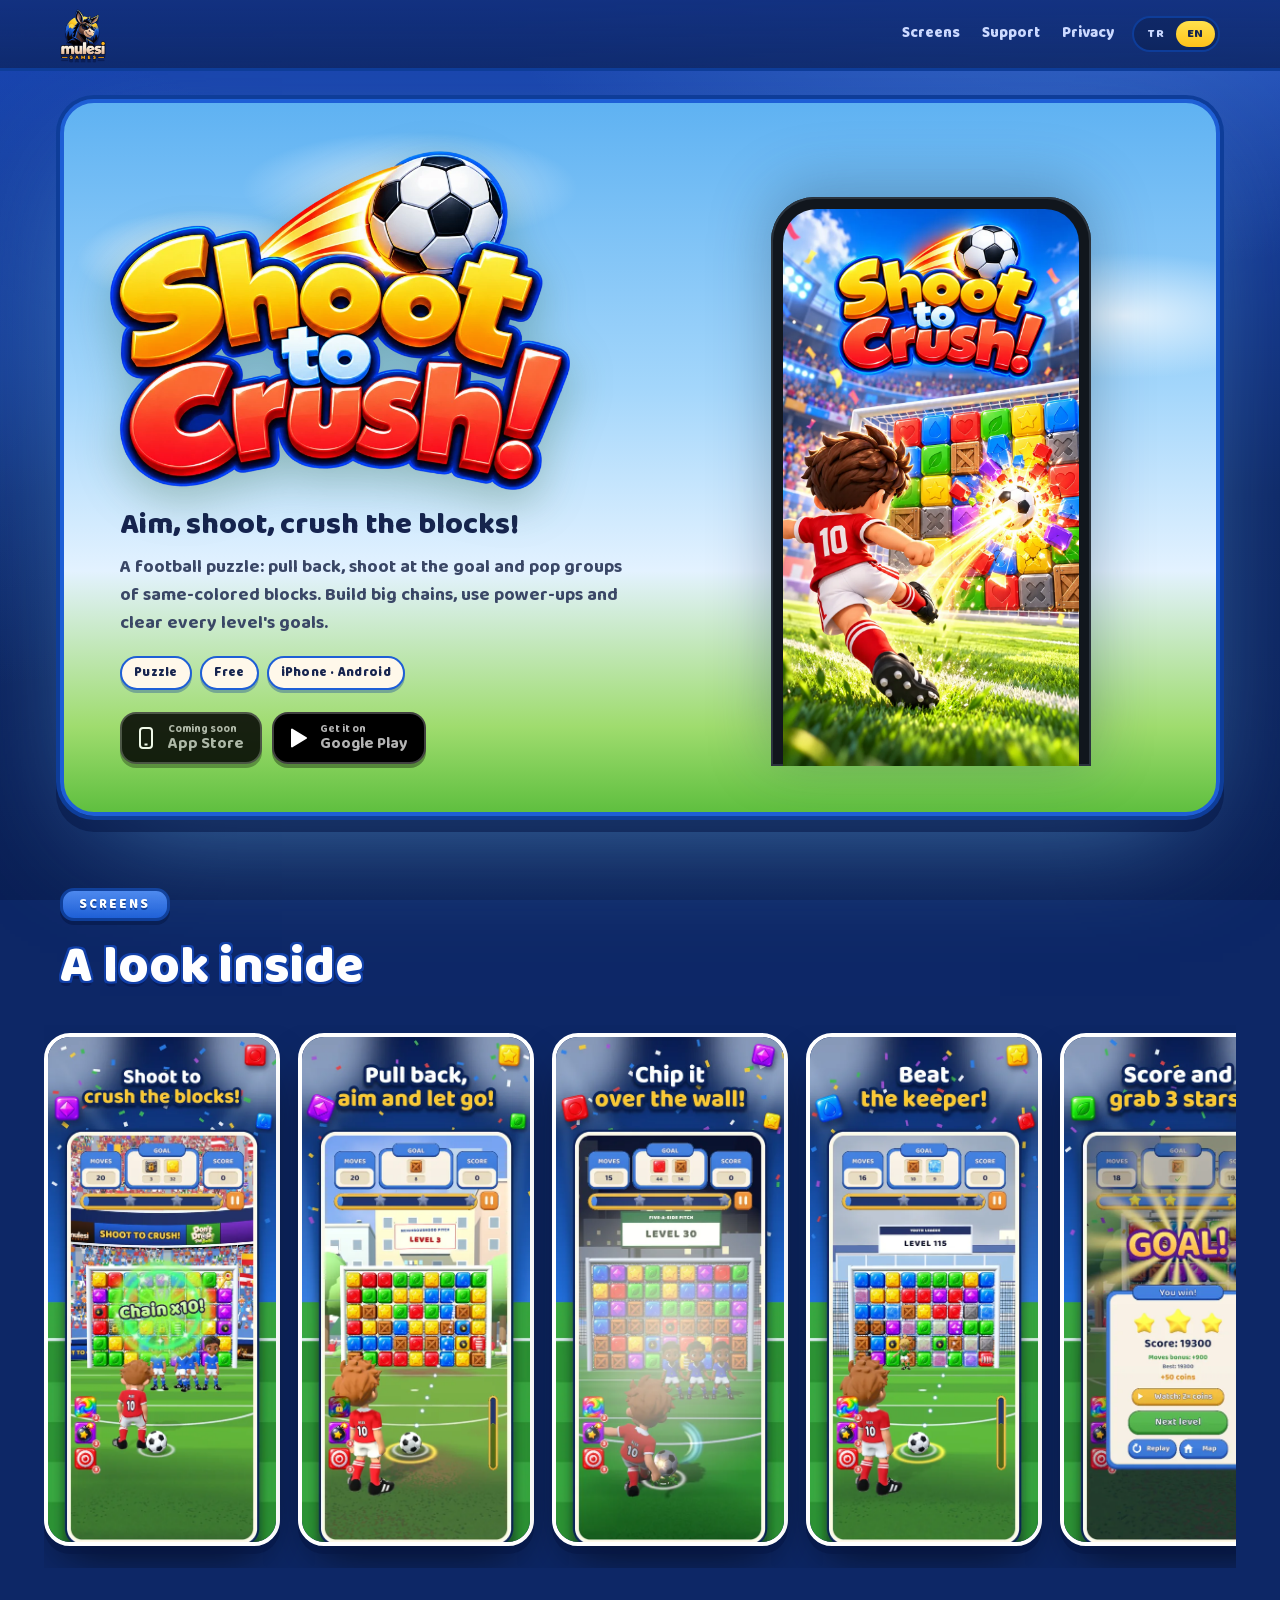
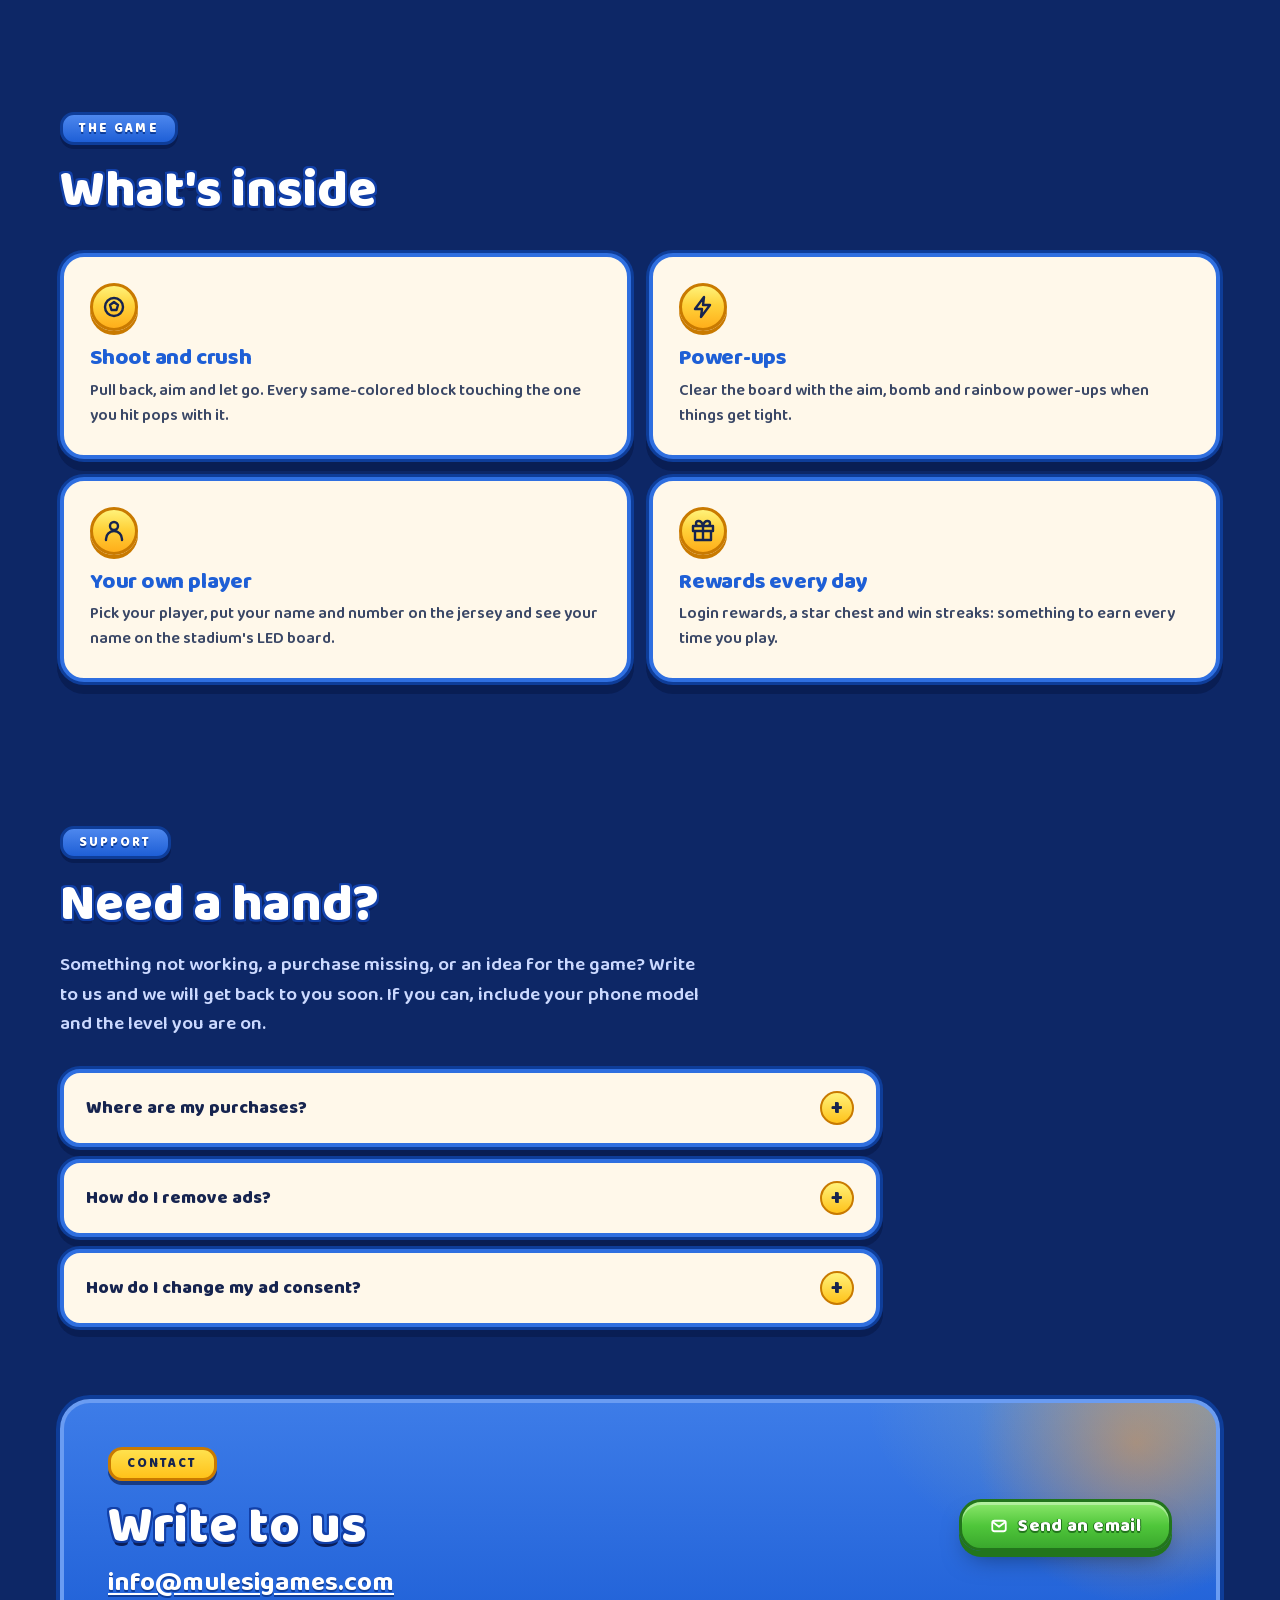
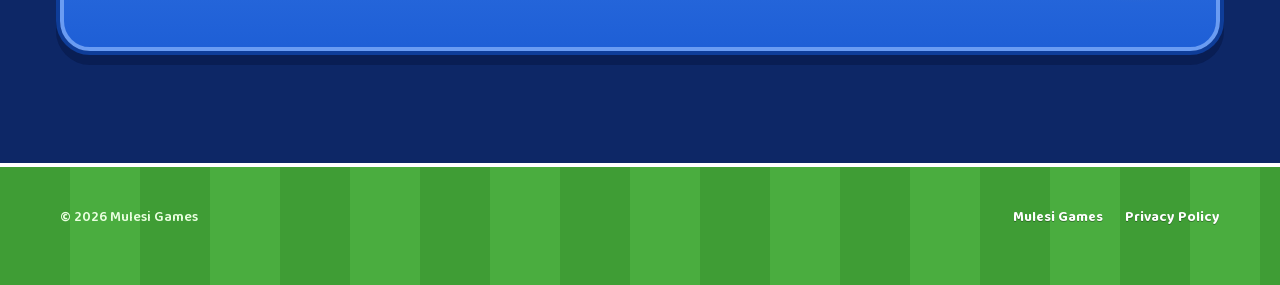
<file: shoottocrush/index.html>
<!doctype html>
<html lang="en" class="lang-en">
<head>
<meta charset="utf-8">
<meta name="viewport" content="width=device-width, initial-scale=1">
<title>Shoot to Crush! · Mulesi Games</title>
<meta name="description" content="Shoot to Crush! Free-kick the ball into the goal and crush the colorful blocks. Support, FAQ and contact.">
<meta name="theme-color" content="#12307e">
<meta property="og:title" content="Shoot to Crush!">
<meta property="og:description" content="Aim, shoot, crush the blocks!">
<meta property="og:image" content="https://mulesigames.com/shoottocrush/img/splash.webp">
<meta property="og:url" content="https://mulesigames.com/shoottocrush/">
<link rel="icon" type="image/png" href="/favicon.png">
<link rel="apple-touch-icon" href="/apple-touch-icon.png">
<link rel="preload" href="/assets/fonts/baloo2-latin.woff2" as="font" type="font/woff2" crossorigin>
<link rel="stylesheet" href="/assets/site.css?v=5">
<link rel="stylesheet" href="/shoottocrush/stc.css?v=3">
<script>(function(){var l;try{l=localStorage.getItem("lang")}catch(e){}if(l!=="tr"&&l!=="en")l=(navigator.language||"").toLowerCase().indexOf("tr")===0?"tr":"en";document.documentElement.className="lang-"+l;document.documentElement.lang=l})()</script>
</head>
<body>

<header class="top">
  <div class="wrap">
    <a class="brand" href="/" aria-label="Mulesi Games">
      <img class="mark" src="/shoottocrush/img/mulesi-logo.webp" alt="" width="46" height="51">
    </a>
    <nav class="nav">
      <a href="#screens"><span data-l="tr">Görseller</span><span data-l="en">Screens</span></a>
      <a href="#support"><span data-l="tr">Destek</span><span data-l="en">Support</span></a>
      <a href="/shoottocrush/privacy/"><span data-l="tr">Gizlilik</span><span data-l="en">Privacy</span></a>
    </nav>
    <div class="lang" role="group" aria-label="Language"><button data-set="tr">TR</button><button data-set="en">EN</button></div>
  </div>
</header>

<main>

<div class="wrap">
  <div class="g-hero">
    <div class="copy">
      <img class="logo" src="/shoottocrush/img/logo.webp" alt="Shoot to Crush!" width="820" height="604">
      <div class="say"><span data-l="tr">Nişan al, şut çek, blokları patlat!</span><span data-l="en">Aim, shoot, crush the blocks!</span></div>
      <p data-l="tr">Topu sapanla geren, kaleye şut çeken ve aynı renkli blokları patlatan bir futbol bulmacası. Zincirleri büyüt, güçlendirmeleri kullan, her seviyede hedefleri tamamla.</p>
      <p data-l="en">A football puzzle: pull back, shoot at the goal and pop groups of same-colored blocks. Build big chains, use power-ups and clear every level's goals.</p>
      <ul class="chips">
        <li><span data-l="tr">Bulmaca</span><span data-l="en">Puzzle</span></li>
        <li><span data-l="tr">Ücretsiz</span><span data-l="en">Free</span></li>
        <li>iPhone · Android</li>
      </ul>
      <div class="stores">
        <span class="store soon">
          <svg viewBox="0 0 24 24" fill="none" stroke="currentColor" stroke-width="2" aria-hidden="true"><rect x="6" y="2" width="12" height="20" rx="3"/><path d="M10.5 18.5h3"/></svg>
          <span><span data-l="tr">Yakında</span><span data-l="en">Coming soon</span><b>App Store</b></span>
        </span>
        <a class="store" href="https://play.google.com/store/apps/details?id=com.mulesigames.shoottocrush" target="_blank" rel="noopener" aria-label="Shoot to Crush! Google Play">
          <svg viewBox="0 0 24 24" aria-hidden="true"><path fill="currentColor" d="M5 3.5v17a1 1 0 0 0 1.5.87l14-8.5a1 1 0 0 0 0-1.74l-14-8.5A1 1 0 0 0 5 3.5z"/></svg>
          <span><span data-l="tr">Hemen indir</span><span data-l="en">Get it on</span><b>Google Play</b></span>
        </a>
      </div>
    </div>
    <div class="phone"><img src="/shoottocrush/img/splash.webp" alt="" width="941" height="1672"></div>
  </div>
</div>

<section id="screens">
  <div class="wrap">
    <span class="kicker"><span data-l="tr">Görseller</span><span data-l="en">Screens</span></span>
    <h2 class="title"><span data-l="tr">Oyundan kareler</span><span data-l="en">A look inside</span></h2>
    <div class="shots" data-l="tr">
      <img src="/shoottocrush/img/tr-1.webp" alt="Şut çek, blokları patlat!" width="480" height="1043" loading="lazy">
      <img src="/shoottocrush/img/tr-2.webp" alt="Topu ger, nişan al, bırak!" width="480" height="1043" loading="lazy">
      <img src="/shoottocrush/img/tr-3.webp" alt="Barajın üstünden aşırt!" width="480" height="1043" loading="lazy">
      <img src="/shoottocrush/img/tr-4.webp" alt="Kaleciyi atlat!" width="480" height="1043" loading="lazy">
      <img src="/shoottocrush/img/tr-5.webp" alt="Gol at, 3 yıldızı topla!" width="480" height="1043" loading="lazy">
      <img src="/shoottocrush/img/tr-6.webp" alt="Oyuncunu giydir!" width="480" height="1043" loading="lazy">
      <img src="/shoottocrush/img/tr-7.webp" alt="Mahalleden büyük lige!" width="480" height="1043" loading="lazy">
    </div>
    <div class="shots" data-l="en">
      <img src="/shoottocrush/img/en-1.webp" alt="Shoot to crush the blocks!" width="480" height="1043" loading="lazy">
      <img src="/shoottocrush/img/en-2.webp" alt="Pull back, aim and let go!" width="480" height="1043" loading="lazy">
      <img src="/shoottocrush/img/en-3.webp" alt="Chip it over the wall!" width="480" height="1043" loading="lazy">
      <img src="/shoottocrush/img/en-4.webp" alt="Beat the keeper!" width="480" height="1043" loading="lazy">
      <img src="/shoottocrush/img/en-5.webp" alt="Score and grab 3 stars!" width="480" height="1043" loading="lazy">
      <img src="/shoottocrush/img/en-6.webp" alt="Gear up your player!" width="480" height="1043" loading="lazy">
      <img src="/shoottocrush/img/en-7.webp" alt="From the street to the big league!" width="480" height="1043" loading="lazy">
    </div>
  </div>
</section>

<section>
  <div class="wrap">
    <span class="kicker"><span data-l="tr">Oyun</span><span data-l="en">The game</span></span>
    <h2 class="title"><span data-l="tr">Neler var?</span><span data-l="en">What's inside</span></h2>
    <div class="features">
      <div class="value">
        <div class="ic"><svg viewBox="0 0 24 24" fill="none" stroke="currentColor" stroke-width="2.4" stroke-linecap="round" stroke-linejoin="round" aria-hidden="true"><circle cx="12" cy="12" r="9"/><path d="M12 7l4 3-1.5 5h-5L8 10z"/></svg></div>
        <h3><span data-l="tr">Şut çek, patlat</span><span data-l="en">Shoot and crush</span></h3>
        <p data-l="tr">Topu ger, nişan al ve bırak. Vurduğun bloğa değen aynı renkli bloklar birlikte patlar.</p>
        <p data-l="en">Pull back, aim and let go. Every same-colored block touching the one you hit pops with it.</p>
      </div>
      <div class="value">
        <div class="ic"><svg viewBox="0 0 24 24" fill="none" stroke="currentColor" stroke-width="2.4" stroke-linecap="round" stroke-linejoin="round" aria-hidden="true"><path d="M13 2L4 14h7l-1 8 9-12h-7z"/></svg></div>
        <h3><span data-l="tr">Güçlendirmeler</span><span data-l="en">Power-ups</span></h3>
        <p data-l="tr">Zor anlarda nişangah, bomba ve gökkuşağı güçlendirmeleriyle tahtayı temizle.</p>
        <p data-l="en">Clear the board with the aim, bomb and rainbow power-ups when things get tight.</p>
      </div>
      <div class="value">
        <div class="ic"><svg viewBox="0 0 24 24" fill="none" stroke="currentColor" stroke-width="2.4" stroke-linecap="round" stroke-linejoin="round" aria-hidden="true"><circle cx="12" cy="7" r="4"/><path d="M4 21v-1a8 8 0 0 1 16 0v1"/></svg></div>
        <h3><span data-l="tr">Kendi oyuncun</span><span data-l="en">Your own player</span></h3>
        <p data-l="tr">Karakterini seç, formana adını ve numaranı yazdır, stadyumun ışıklı panosunda adını gör.</p>
        <p data-l="en">Pick your player, put your name and number on the jersey and see your name on the stadium's LED board.</p>
      </div>
      <div class="value">
        <div class="ic"><svg viewBox="0 0 24 24" fill="none" stroke="currentColor" stroke-width="2.4" stroke-linecap="round" stroke-linejoin="round" aria-hidden="true"><path d="M20 12v9H4v-9M2 7h20v5H2zM12 21V7M12 7H7.5a2.5 2.5 0 1 1 0-5C11 2 12 7 12 7zM12 7h4.5a2.5 2.5 0 1 0 0-5C13 2 12 7 12 7z"/></svg></div>
        <h3><span data-l="tr">Her gün ödül</span><span data-l="en">Rewards every day</span></h3>
        <p data-l="tr">Giriş ödülleri, yıldız sandığı ve galibiyet serisiyle her oyunda bir şey kazan.</p>
        <p data-l="en">Login rewards, a star chest and win streaks: something to earn every time you play.</p>
      </div>
    </div>
  </div>
</section>

<section id="support">
  <div class="wrap">
    <span class="kicker"><span data-l="tr">Destek</span><span data-l="en">Support</span></span>
    <h2 class="title"><span data-l="tr">Yardım lazım mı?</span><span data-l="en">Need a hand?</span></h2>
    <p class="lead" data-l="tr">Bir sorun mu yaşadın, satın aldığın bir ürün mü görünmüyor ya da bir önerin mi var? Bize yaz, en kısa sürede dönelim. Mümkünse telefon modelini ve takıldığın seviyeyi de ekle.</p>
    <p class="lead" data-l="en">Something not working, a purchase missing, or an idea for the game? Write to us and we will get back to you soon. If you can, include your phone model and the level you are on.</p>

    <div class="faq">
      <details>
        <summary><span data-l="tr">Satın almalarım nerede?</span><span data-l="en">Where are my purchases?</span></summary>
        <p data-l="tr">iPhone'da Mağaza'daki <b>Satın alımları geri yükle</b> düğmesine dokun (aynı Apple hesabıyla). Android'de satın almalar oyun açılınca kendiliğinden geri gelir.</p>
        <p data-l="en">On iPhone, tap <b>Restore purchases</b> in the shop (same Apple account). On Android, purchases come back automatically when the game starts.</p>
      </details>
      <details>
        <summary><span data-l="tr">Reklamları nasıl kaldırırım?</span><span data-l="en">How do I remove ads?</span></summary>
        <p data-l="tr">Mağazadaki <b>reklamsız</b> paketleri (1 hafta, 2 hafta, 1 ay) o süre boyunca zorunlu reklamları kaldırır. Ödüllü reklamlar her zaman isteğe bağlıdır.</p>
        <p data-l="en">The <b>ad-free</b> packs in the shop (1 week, 2 weeks, 1 month) remove forced ads for that time. Rewarded ads are always optional.</p>
      </details>
      <details>
        <summary><span data-l="tr">Reklam izin tercihlerimi nasıl değiştiririm?</span><span data-l="en">How do I change my ad consent?</span></summary>
        <p data-l="tr">Bulunduğun bölgede gerekiyorsa oyunda <b>Ayarlar ▸ Reklam izni</b> satırı görünür; oradan değiştirebilirsin.</p>
        <p data-l="en">Where your region requires it, the game shows a <b>Settings ▸ Ad consent</b> row; change your choices there.</p>
      </details>
    </div>
  </div>
</section>

<section id="contact" style="padding-top:0">
  <div class="wrap">
    <div class="contact">
      <div>
        <span class="kicker"><span data-l="tr">İletişim</span><span data-l="en">Contact</span></span>
        <h2 class="title"><span data-l="tr">Bize yaz</span><span data-l="en">Write to us</span></h2>
        <p><a class="mail" href="mailto:info@mulesigames.com?subject=Shoot%20to%20Crush!">info@mulesigames.com</a></p>
      </div>
      <a class="btn btn-hot" href="mailto:info@mulesigames.com?subject=Shoot%20to%20Crush!">
        <svg viewBox="0 0 24 24" fill="none" stroke="currentColor" stroke-width="2.4" stroke-linecap="round" stroke-linejoin="round" aria-hidden="true"><rect x="3" y="5" width="18" height="14" rx="3"/><path d="M4 7l8 6 8-6"/></svg>
        <span data-l="tr">E-posta gönder</span><span data-l="en">Send an email</span></a>
    </div>
  </div>
</section>

</main>

<footer>
  <div class="wrap">
    <span>© <span data-year>2026</span> Mulesi Games</span>
    <div class="links">
      <a href="/">Mulesi Games</a>
      <a href="/shoottocrush/privacy/"><span data-l="tr">Gizlilik Politikası</span><span data-l="en">Privacy Policy</span></a>
    </div>
  </div>
</footer>

<script src="/assets/site.js?v=4" defer></script>
</body>
</html>
</file>
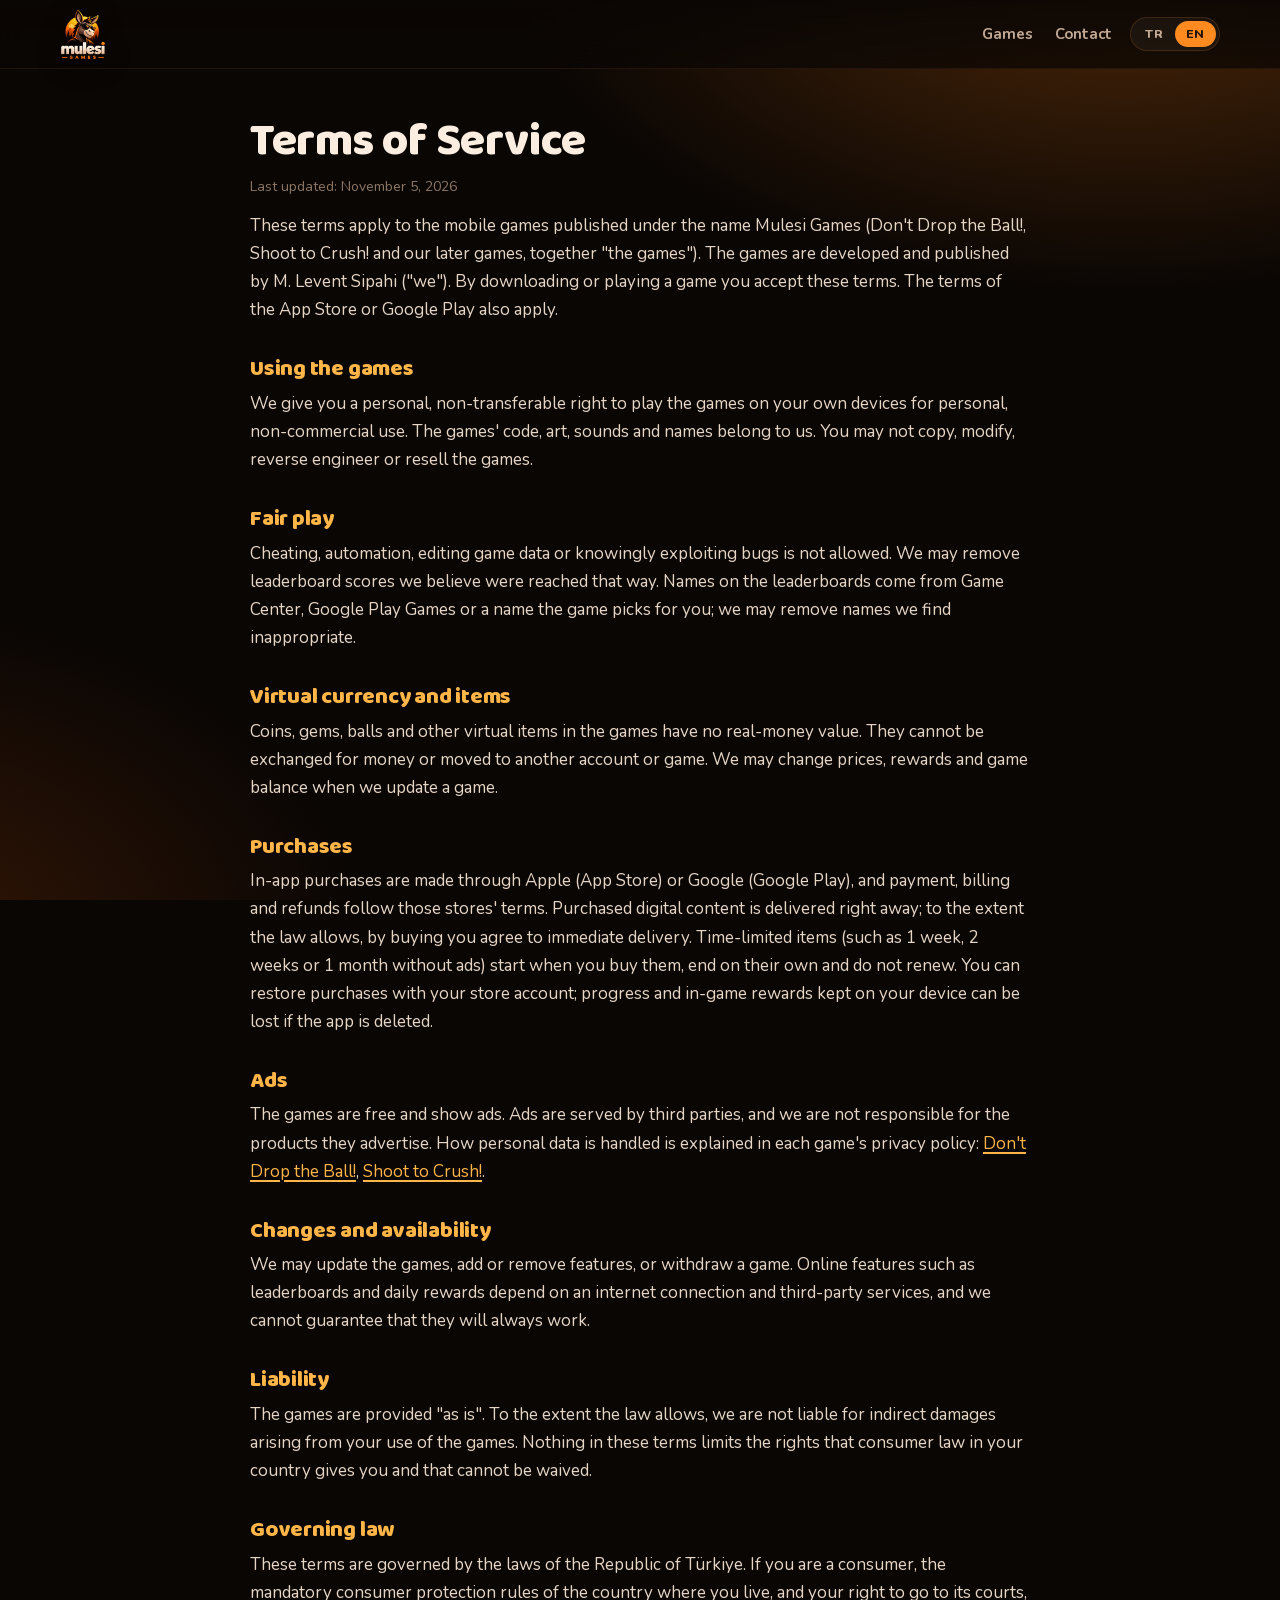
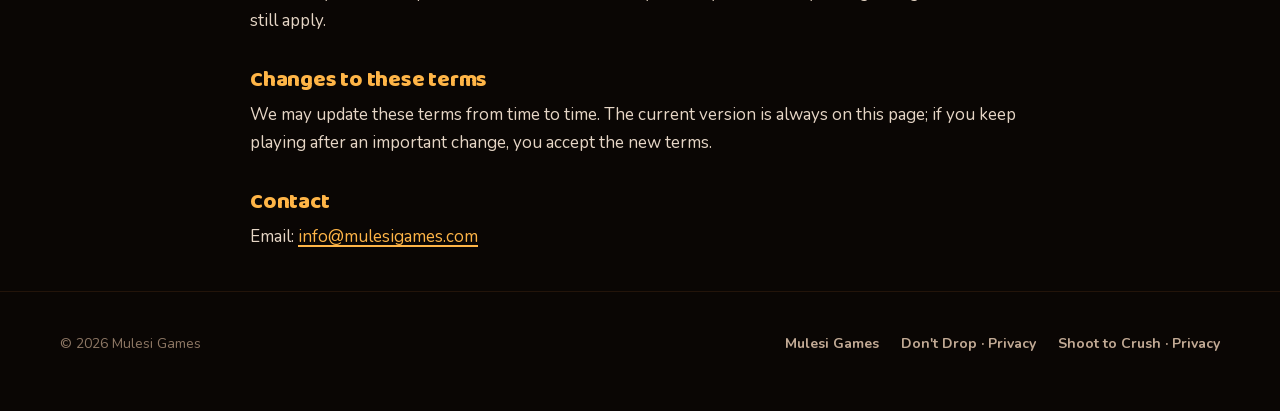
<file: terms/index.html>
<!doctype html>
<html lang="en" class="lang-en">
<head>
<meta charset="utf-8">
<meta name="viewport" content="width=device-width, initial-scale=1">
<title>Terms of Service · Mulesi Games</title>
<meta name="description" content="Terms of service for the mobile games of Mulesi Games.">
<meta name="theme-color" content="#0a0604">
<link rel="icon" type="image/png" href="/favicon.png">
<link rel="apple-touch-icon" href="/apple-touch-icon.png">
<link rel="preload" href="/assets/fonts/baloo2-latin.woff2" as="font" type="font/woff2" crossorigin>
<link rel="stylesheet" href="/assets/site.css?v=6">
<script>(function(){var l;try{l=localStorage.getItem("lang")}catch(e){}if(l!=="tr"&&l!=="en")l=(navigator.language||"").toLowerCase().indexOf("tr")===0?"tr":"en";document.documentElement.className="lang-"+l;document.documentElement.lang=l})()</script>
</head>
<body>

<header class="top">
  <div class="wrap">
    <a class="brand" href="/" aria-label="Mulesi Games">
      <img class="mark" src="/assets/img/mulesi-logo.webp" alt="" width="46" height="51">
    </a>
    <nav class="nav">
      <a href="/#games"><span data-l="tr">Oyunlar</span><span data-l="en">Games</span></a>
      <a href="/#contact"><span data-l="tr">İletişim</span><span data-l="en">Contact</span></a>
    </nav>
    <div class="lang" role="group" aria-label="Language"><button data-set="tr">TR</button><button data-set="en">EN</button></div>
  </div>
</header>

<main class="wrap legal">

<article data-l="tr">
<h1>Kullanım Koşulları</h1>
<p class="muted">Son güncelleme: 5 Kasım 2026</p>

<p>Bu koşullar, Mulesi Games adıyla yayımlanan mobil oyunlar (Don't Drop the Ball!, Shoot to Crush! ve sonraki oyunlarımız, birlikte "oyunlar") için geçerlidir. Oyunları geliştiren ve yayımlayan M. Levent Sipahi'dir ("biz"). Bir oyunu indirerek veya oynayarak bu koşulları kabul etmiş olursunuz. App Store veya Google Play'in kendi koşulları da ayrıca geçerlidir.</p>

<h2>Oyunları kullanma</h2>
<p>Oyunları kişisel ve ticari olmayan amaçla, kendi cihazlarınızda oynamanız için size kişisel, devredilemez bir kullanım hakkı veriyoruz. Oyunların kodu, görselleri, sesleri ve adları bize aittir. Oyunları kopyalamak, değiştirmek, tersine mühendislik yapmak veya yeniden satmak yasaktır.</p>

<h2>Adil oyun</h2>
<p>Hile, otomasyon, oyun verilerini değiştirme veya hatalardan bilerek yararlanma yasaktır. Sıralamalarda bu yollarla elde edildiğini düşündüğümüz skorları silebiliriz. Sıralamada görünen adlar Game Center, Google Play Games veya oyunun verdiği otomatik addır; uygunsuz bulduğumuz adları kaldırabiliriz.</p>

<h2>Sanal para ve öğeler</h2>
<p>Oyunlardaki jeton, elmas, top ve benzeri sanal öğelerin gerçek para değeri yoktur; paraya çevrilemez, başka bir hesaba veya oyuna aktarılamaz. Oyun güncellendiğinde fiyatları, ödülleri ve oyun dengesini değiştirebiliriz.</p>

<h2>Satın almalar</h2>
<p>Uygulama içi satın almalar Apple (App Store) veya Google (Google Play) üzerinden yapılır ve ödeme, fatura ve iade işlemleri bu mağazaların koşullarına tabidir. Satın alınan dijital içerik hemen teslim edilir; satın alırken, yasaların izin verdiği ölçüde, anında teslimi kabul etmiş olursunuz. Süreli ürünler (ör. 1 hafta, 2 hafta veya 1 ay reklamsız) satın alma anından başlar, süre sonunda kendiliğinden biter ve otomatik yenilenmez. Satın alımlarınızı mağaza hesabınızla geri yükleyebilirsiniz; cihaz hafızasında tutulan ilerleme ve oyun içi kazanımlar uygulama silinirse kaybolabilir.</p>

<h2>Reklamlar</h2>
<p>Oyunlar ücretsizdir ve reklam gösterir. Reklamlar üçüncü taraflarca sunulur; reklamı yapılan ürünlerden biz sorumlu değiliz. Kişisel verilerin nasıl işlendiği her oyunun gizlilik politikasında açıklanır: <a href="/dontdrop/privacy/">Don't Drop the Ball!</a>, <a href="/shoottocrush/privacy/">Shoot to Crush!</a>.</p>

<h2>Değişiklikler ve hizmetin sürekliliği</h2>
<p>Oyunları güncelleyebilir, özellik ekleyip kaldırabilir veya bir oyunu yayından kaldırabiliriz. Sıralamalar, günlük ödüller gibi çevrimiçi özellikler internet bağlantısına ve üçüncü taraf hizmetlere bağlıdır ve kesintisiz çalışacağını garanti edemeyiz.</p>

<h2>Sorumluluk</h2>
<p>Oyunlar "olduğu gibi" sunulur. Yasaların izin verdiği ölçüde, oyunların kullanımından doğan dolaylı zararlardan sorumlu değiliz. Bu koşullar, bulunduğunuz ülkenin tüketici mevzuatının size tanıdığı vazgeçilemez hakları kısıtlamaz.</p>

<h2>Uygulanacak hukuk</h2>
<p>Bu koşullara Türkiye Cumhuriyeti hukuku uygulanır. Tüketiciyseniz, yaşadığınız ülkenin zorunlu tüketici koruma kuralları ve oradaki mahkemelere başvurma hakkınız saklıdır.</p>

<h2>Koşulların güncellenmesi</h2>
<p>Bu koşulları zaman zaman güncelleyebiliriz. Güncel hali her zaman bu sayfadadır; önemli değişikliklerden sonra oyunları oynamaya devam etmeniz yeni koşulları kabul ettiğiniz anlamına gelir.</p>

<h2>İletişim</h2>
<!--email_off--><p>E-posta: <a href="mailto:info@mulesigames.com">info@mulesigames.com</a></p><!--/email_off-->
</article>

<article data-l="en">
<h1>Terms of Service</h1>
<p class="muted">Last updated: November 5, 2026</p>

<p>These terms apply to the mobile games published under the name Mulesi Games (Don't Drop the Ball!, Shoot to Crush! and our later games, together "the games"). The games are developed and published by M. Levent Sipahi ("we"). By downloading or playing a game you accept these terms. The terms of the App Store or Google Play also apply.</p>

<h2>Using the games</h2>
<p>We give you a personal, non-transferable right to play the games on your own devices for personal, non-commercial use. The games' code, art, sounds and names belong to us. You may not copy, modify, reverse engineer or resell the games.</p>

<h2>Fair play</h2>
<p>Cheating, automation, editing game data or knowingly exploiting bugs is not allowed. We may remove leaderboard scores we believe were reached that way. Names on the leaderboards come from Game Center, Google Play Games or a name the game picks for you; we may remove names we find inappropriate.</p>

<h2>Virtual currency and items</h2>
<p>Coins, gems, balls and other virtual items in the games have no real-money value. They cannot be exchanged for money or moved to another account or game. We may change prices, rewards and game balance when we update a game.</p>

<h2>Purchases</h2>
<p>In-app purchases are made through Apple (App Store) or Google (Google Play), and payment, billing and refunds follow those stores' terms. Purchased digital content is delivered right away; to the extent the law allows, by buying you agree to immediate delivery. Time-limited items (such as 1 week, 2 weeks or 1 month without ads) start when you buy them, end on their own and do not renew. You can restore purchases with your store account; progress and in-game rewards kept on your device can be lost if the app is deleted.</p>

<h2>Ads</h2>
<p>The games are free and show ads. Ads are served by third parties, and we are not responsible for the products they advertise. How personal data is handled is explained in each game's privacy policy: <a href="/dontdrop/privacy/">Don't Drop the Ball!</a>, <a href="/shoottocrush/privacy/">Shoot to Crush!</a>.</p>

<h2>Changes and availability</h2>
<p>We may update the games, add or remove features, or withdraw a game. Online features such as leaderboards and daily rewards depend on an internet connection and third-party services, and we cannot guarantee that they will always work.</p>

<h2>Liability</h2>
<p>The games are provided "as is". To the extent the law allows, we are not liable for indirect damages arising from your use of the games. Nothing in these terms limits the rights that consumer law in your country gives you and that cannot be waived.</p>

<h2>Governing law</h2>
<p>These terms are governed by the laws of the Republic of Türkiye. If you are a consumer, the mandatory consumer protection rules of the country where you live, and your right to go to its courts, still apply.</p>

<h2>Changes to these terms</h2>
<p>We may update these terms from time to time. The current version is always on this page; if you keep playing after an important change, you accept the new terms.</p>

<h2>Contact</h2>
<!--email_off--><p>Email: <a href="mailto:info@mulesigames.com">info@mulesigames.com</a></p><!--/email_off-->
</article>

</main>

<footer>
  <div class="wrap">
    <span>© <span data-year>2026</span> Mulesi Games</span>
    <div class="links">
      <a href="/">Mulesi Games</a>
      <a href="/dontdrop/privacy/">Don't Drop · <span data-l="tr">Gizlilik</span><span data-l="en">Privacy</span></a>
      <a href="/shoottocrush/privacy/">Shoot to Crush · <span data-l="tr">Gizlilik</span><span data-l="en">Privacy</span></a>
    </div>
  </div>
</footer>

<script src="/assets/site.js?v=4" defer></script>
</body>
</html>
</file>
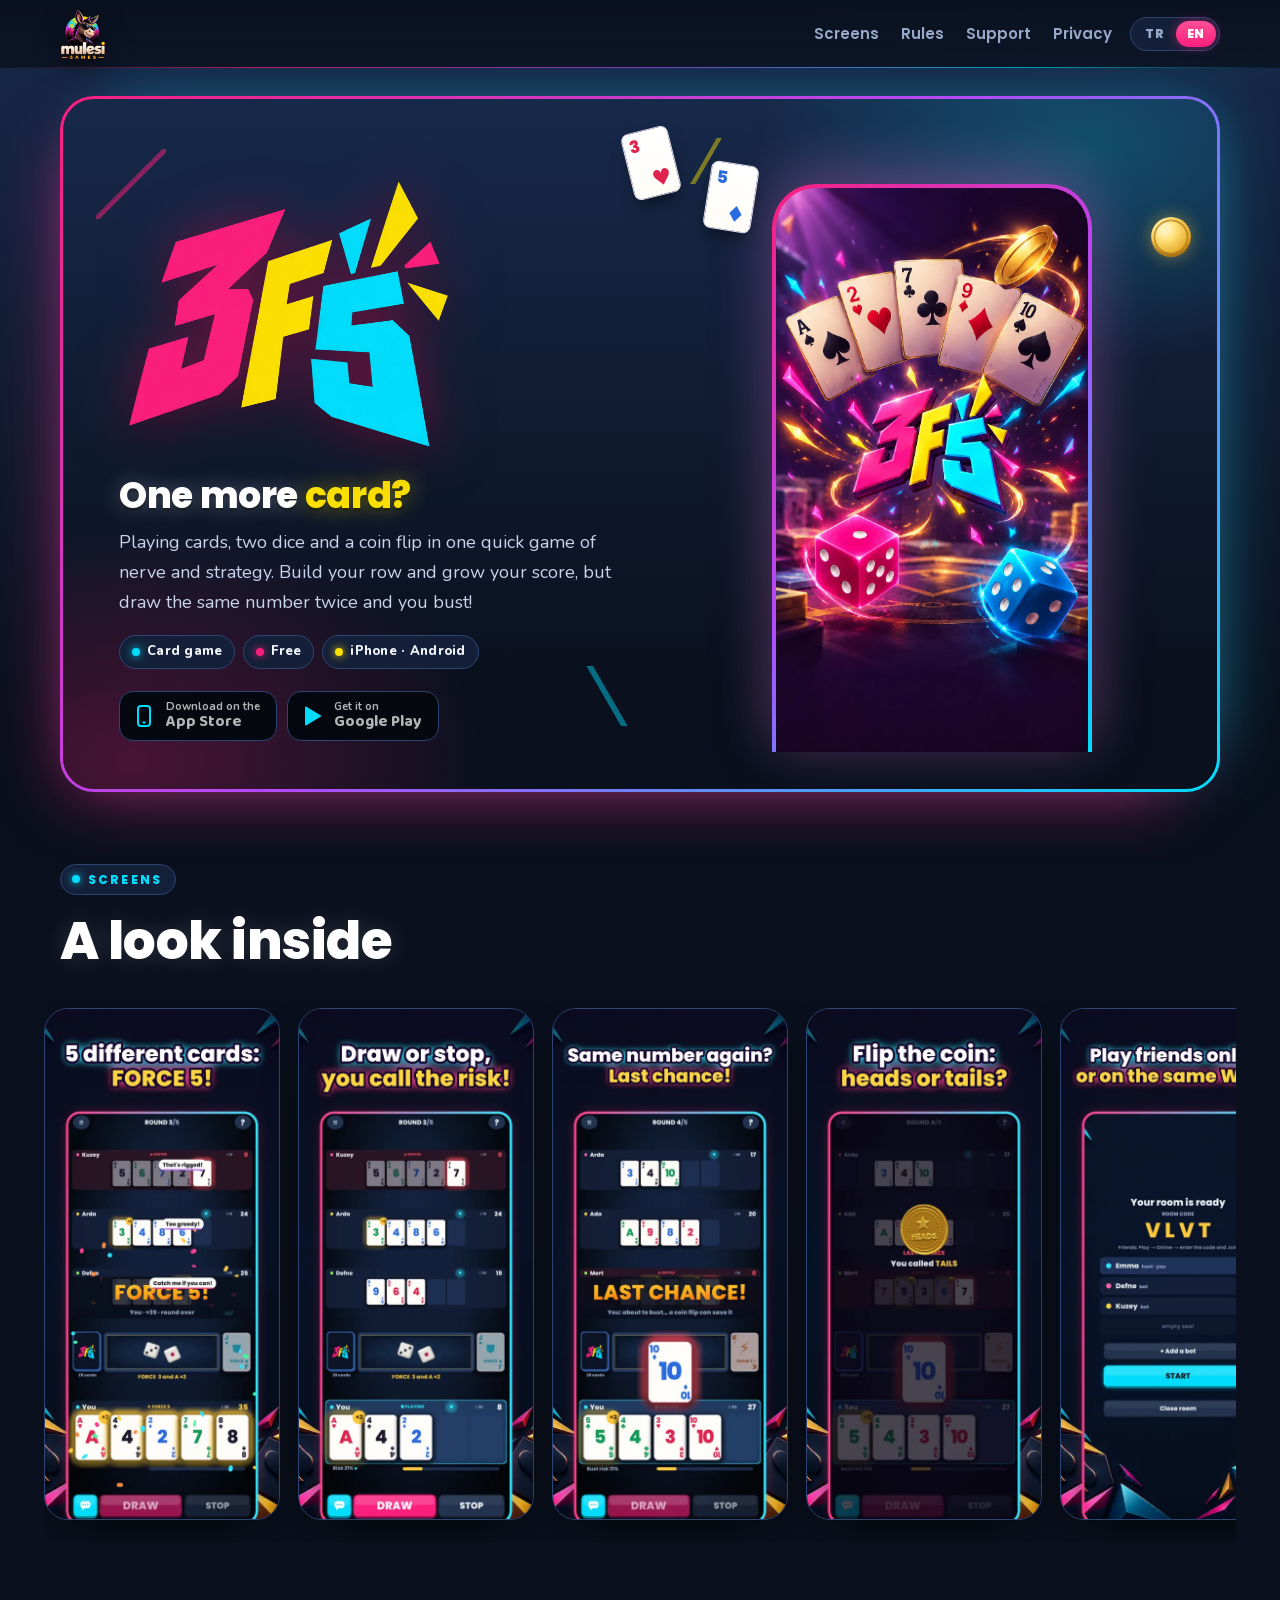
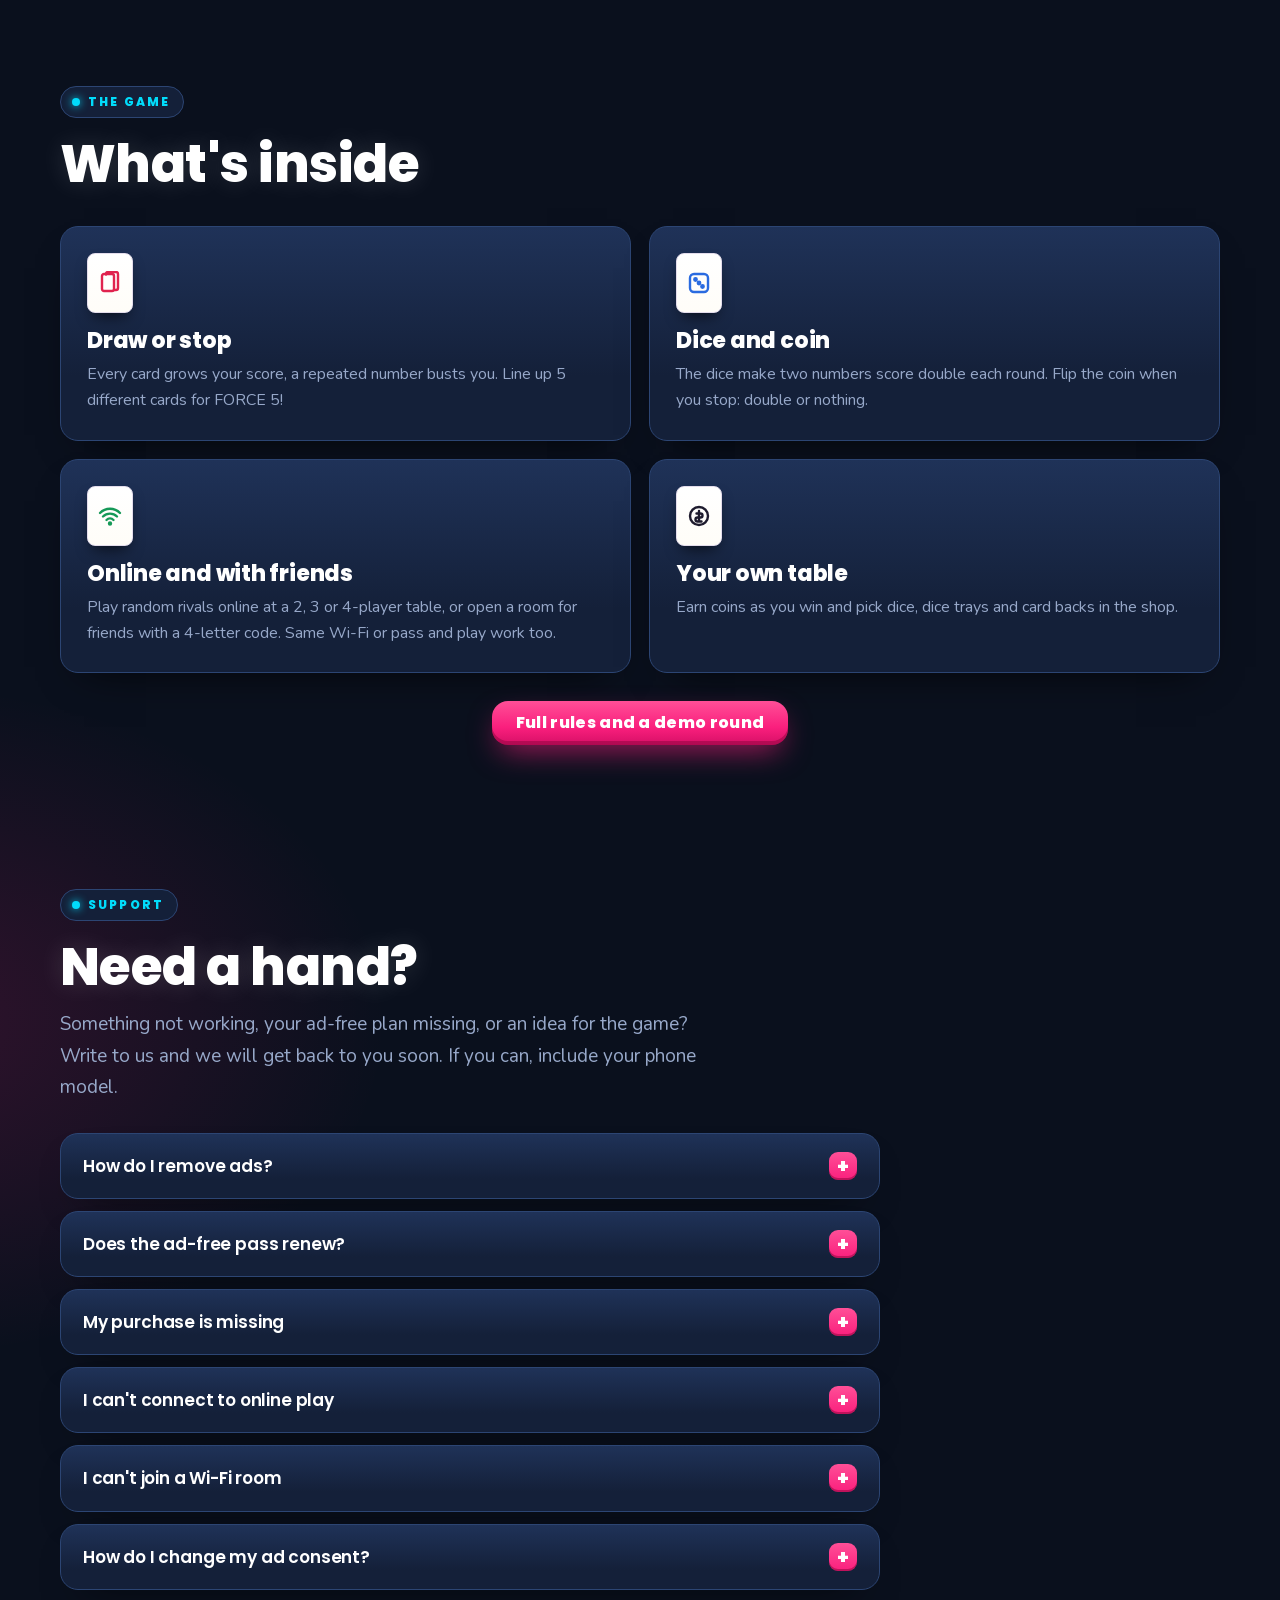
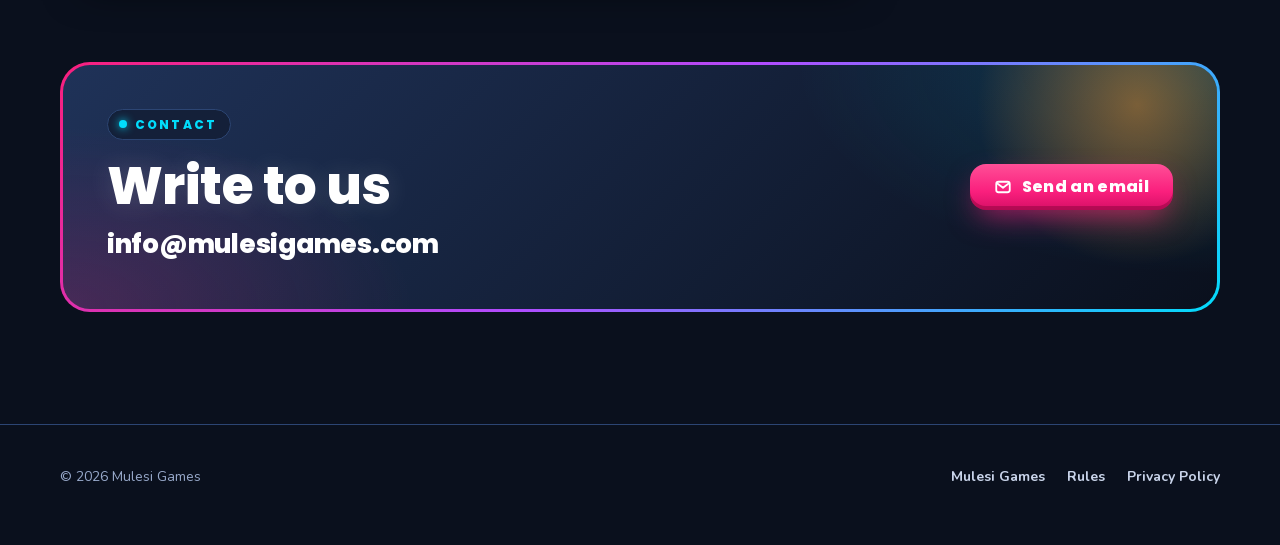
<file: threeforcefive/index.html>
<!doctype html>
<html lang="en" class="lang-en">
<head>
<meta charset="utf-8">
<meta name="apple-itunes-app" content="app-id=6828114107">
<meta name="viewport" content="width=device-width, initial-scale=1">
<title>3 Force 5 · Mulesi Games</title>
<meta name="description" content="3 Force 5: draw cards, catch the dice, flip the coin. Draw the same number twice and you bust. Support, FAQ and contact.">
<meta name="theme-color" content="#0a101d">
<meta property="og:title" content="3 Force 5">
<meta property="og:description" content="One more card? Cards, dice and a coin flip.">
<meta property="og:image" content="https://mulesigames.com/threeforcefive/img/splash.webp">
<meta property="og:url" content="https://mulesigames.com/threeforcefive/">
<link rel="icon" type="image/png" href="/favicon.png">
<link rel="apple-touch-icon" href="/apple-touch-icon.png">
<link rel="preload" href="/assets/fonts/baloo2-latin.woff2" as="font" type="font/woff2" crossorigin>
<link rel="preload" href="/threeforcefive/fonts/poppins-800.woff" as="font" type="font/woff" crossorigin>
<link rel="stylesheet" href="/assets/site.css?v=5">
<link rel="stylesheet" href="/threeforcefive/f5.css?v=4">
<script>(function(){var l;try{l=localStorage.getItem("lang")}catch(e){}if(l!=="tr"&&l!=="en")l=(navigator.language||"").toLowerCase().indexOf("tr")===0?"tr":"en";document.documentElement.className="lang-"+l;document.documentElement.lang=l})()</script>
</head>
<body class="f5">

<header class="top">
  <div class="wrap">
    <a class="brand" href="/" aria-label="Mulesi Games">
      <img class="mark" src="/threeforcefive/img/mulesi-logo.webp" alt="" width="46" height="51">
    </a>
    <nav class="nav">
      <a href="#screens"><span data-l="tr">Görseller</span><span data-l="en">Screens</span></a>
      <a href="/threeforcefive/rules/"><span data-l="tr">Kurallar</span><span data-l="en">Rules</span></a>
      <a href="#support"><span data-l="tr">Destek</span><span data-l="en">Support</span></a>
      <a href="/threeforcefive/privacy/"><span data-l="tr">Gizlilik</span><span data-l="en">Privacy</span></a>
    </nav>
    <div class="lang" role="group" aria-label="Language"><button data-set="tr">TR</button><button data-set="en">EN</button></div>
  </div>
</header>

<main>

<div class="wrap">
  <div class="g-hero">
    <i class="pc p1" data-r="3" data-s="♥" aria-hidden="true"></i><i class="pc p2" data-r="5" data-s="♦" aria-hidden="true"></i><i class="coin" aria-hidden="true"></i>
    <div class="copy">
      <img class="logo" src="/threeforcefive/img/logo.webp" alt="3 Force 5" width="640" height="609">
      <div class="say"><span data-l="tr">Bir kart <em>daha?</em></span><span data-l="en">One more <em>card?</em></span></div>
      <p data-l="tr">İskambil kartları, iki zar ve bir yazı-tura parası tek bir hızlı cesaret ve strateji oyununda. Kartlarını diz, puanını büyüt; ama aynı sayıyı ikinci kez çekersen patlarsın!</p>
      <p data-l="en">Playing cards, two dice and a coin flip in one quick game of nerve and strategy. Build your row and grow your score, but draw the same number twice and you bust!</p>
      <ul class="chips">
        <li><span data-l="tr">Kart oyunu</span><span data-l="en">Card game</span></li>
        <li><span data-l="tr">Ücretsiz</span><span data-l="en">Free</span></li>
        <li>iPhone · Android</li>
      </ul>
      <div class="stores">
        <a class="store" href="https://apps.apple.com/app/id6828114107" target="_blank" rel="noopener" aria-label="3 Force 5 App Store">
          <svg viewBox="0 0 24 24" fill="none" stroke="currentColor" stroke-width="2" aria-hidden="true"><rect x="6" y="2" width="12" height="20" rx="3"/><path d="M10.5 18.5h3"/></svg>
          <span><span data-l="tr">Hemen indir</span><span data-l="en">Download on the</span><b>App Store</b></span>
        </a>
        <a class="store" href="https://play.google.com/store/apps/details?id=com.mulesigames.threeforcefive" target="_blank" rel="noopener" aria-label="3 Force 5 Google Play">
          <svg viewBox="0 0 24 24" aria-hidden="true"><path fill="currentColor" d="M5 3.5v17a1 1 0 0 0 1.5.87l14-8.5a1 1 0 0 0 0-1.74l-14-8.5A1 1 0 0 0 5 3.5z"/></svg>
          <span><span data-l="tr">Hemen indir</span><span data-l="en">Get it on</span><b>Google Play</b></span>
        </a>
      </div>
    </div>
    <div class="phone"><img src="/threeforcefive/img/splash.webp" alt="" width="941" height="1672"></div>
  </div>
</div>

<section id="screens">
  <div class="wrap">
    <span class="kicker"><span data-l="tr">Görseller</span><span data-l="en">Screens</span></span>
    <h2 class="title"><span data-l="tr">Oyundan kareler</span><span data-l="en">A look inside</span></h2>
    <div class="shots" data-l="tr">
      <img src="/threeforcefive/img/tr-1.webp" alt="5 farklı kart: FORCE 5!" width="480" height="1043" loading="lazy">
      <img src="/threeforcefive/img/tr-2.webp" alt="Kart çek ya da dur, riski sen seç!" width="480" height="1043" loading="lazy">
      <img src="/threeforcefive/img/tr-3.webp" alt="Aynı sayı mı geldi? Son şans!" width="480" height="1043" loading="lazy">
      <img src="/threeforcefive/img/tr-4.webp" alt="Parayı fırlat: yazı mı tura mı?" width="480" height="1043" loading="lazy">
      <img src="/threeforcefive/img/tr-5.webp" alt="Online ya da Wi-Fi'da arkadaşlarınla oyna!" width="480" height="1043" loading="lazy">
      <img src="/threeforcefive/img/tr-6.webp" alt="Zar, tepsi ve kart arkası seç!" width="480" height="1043" loading="lazy">
    </div>
    <div class="shots" data-l="en">
      <img src="/threeforcefive/img/en-1.webp" alt="5 different cards: FORCE 5!" width="480" height="1043" loading="lazy">
      <img src="/threeforcefive/img/en-2.webp" alt="Draw or stop, you call the risk!" width="480" height="1043" loading="lazy">
      <img src="/threeforcefive/img/en-3.webp" alt="Same number again? Last chance!" width="480" height="1043" loading="lazy">
      <img src="/threeforcefive/img/en-4.webp" alt="Flip the coin: heads or tails?" width="480" height="1043" loading="lazy">
      <img src="/threeforcefive/img/en-5.webp" alt="Play friends online or on the same Wi-Fi!" width="480" height="1043" loading="lazy">
      <img src="/threeforcefive/img/en-6.webp" alt="Pick dice, trays and card backs!" width="480" height="1043" loading="lazy">
    </div>
  </div>
</section>

<section>
  <div class="wrap">
    <span class="kicker"><span data-l="tr">Oyun</span><span data-l="en">The game</span></span>
    <h2 class="title"><span data-l="tr">Neler var?</span><span data-l="en">What's inside</span></h2>
    <div class="features">
      <div class="value">
        <div class="ic"><svg viewBox="0 0 24 24" fill="none" stroke="currentColor" stroke-width="2.4" stroke-linecap="round" stroke-linejoin="round" aria-hidden="true"><rect x="4" y="3" width="12" height="17" rx="2"/><path d="M8 3.5V3a2 2 0 0 1 2-2h8a2 2 0 0 1 2 2v14a2 2 0 0 1-2 2h-1"/></svg></div>
        <h3><span data-l="tr">Çek ya da dur</span><span data-l="en">Draw or stop</span></h3>
        <p data-l="tr">Her kart puanını büyütür, aynı sayı patlatır. 5 farklı kartı dizersen FORCE 5!</p>
        <p data-l="en">Every card grows your score, a repeated number busts you. Line up 5 different cards for FORCE 5!</p>
      </div>
      <div class="value">
        <div class="ic"><svg viewBox="0 0 24 24" fill="none" stroke="currentColor" stroke-width="2.4" stroke-linecap="round" stroke-linejoin="round" aria-hidden="true"><rect x="3" y="3" width="18" height="18" rx="4"/><circle cx="8.5" cy="8.5" r="1.2" fill="currentColor"/><circle cx="15.5" cy="15.5" r="1.2" fill="currentColor"/><circle cx="12" cy="12" r="1.2" fill="currentColor"/></svg></div>
        <h3><span data-l="tr">Zar ve para</span><span data-l="en">Dice and coin</span></h3>
        <p data-l="tr">Zarlar her tur iki sayıyı 2 kat yapar. Dururken parayı fırlat: bilirsen 2 kat, bilemezsen 0.</p>
        <p data-l="en">The dice make two numbers score double each round. Flip the coin when you stop: double or nothing.</p>
      </div>
      <div class="value">
        <div class="ic"><svg viewBox="0 0 24 24" fill="none" stroke="currentColor" stroke-width="2.4" stroke-linecap="round" stroke-linejoin="round" aria-hidden="true"><path d="M5 12.5a10 10 0 0 1 14 0M8.5 16a5 5 0 0 1 7 0M2 9a14 14 0 0 1 20 0"/><circle cx="12" cy="19.5" r="1" fill="currentColor"/></svg></div>
        <h3><span data-l="tr">Online ve arkadaşlarınla</span><span data-l="en">Online and with friends</span></h3>
        <p data-l="tr">Online rastgele rakiplerle 2, 3 ya da 4 kişilik masada oyna ya da 4 harfli kodla arkadaşlarına oda kur. Aynı Wi-Fi'da ya da aynı telefonda sırayla da olur.</p>
        <p data-l="en">Play random rivals online at a 2, 3 or 4-player table, or open a room for friends with a 4-letter code. Same Wi-Fi or pass and play work too.</p>
      </div>
      <div class="value">
        <div class="ic"><svg viewBox="0 0 24 24" fill="none" stroke="currentColor" stroke-width="2.4" stroke-linecap="round" stroke-linejoin="round" aria-hidden="true"><circle cx="12" cy="12" r="9"/><path d="M12 7v10M9.5 9.5h4a2 2 0 0 1 0 4h-3a2 2 0 0 0 0 4h4"/></svg></div>
        <h3><span data-l="tr">Kendi masan</span><span data-l="en">Your own table</span></h3>
        <p data-l="tr">Kazandıkça para topla; mağazadan zar, zar tepsisi ve kart arkası seç.</p>
        <p data-l="en">Earn coins as you win and pick dice, dice trays and card backs in the shop.</p>
      </div>
    </div>
    <p class="more"><a class="btn btn-hot" href="/threeforcefive/rules/"><span data-l="tr">Tüm kurallar ve bir tur dene</span><span data-l="en">Full rules and a demo round</span></a></p>
  </div>
</section>

<section id="support">
  <div class="wrap">
    <span class="kicker"><span data-l="tr">Destek</span><span data-l="en">Support</span></span>
    <h2 class="title"><span data-l="tr">Yardım lazım mı?</span><span data-l="en">Need a hand?</span></h2>
    <p class="lead" data-l="tr">Bir sorun mu yaşadın, reklamsız planın mı görünmüyor ya da bir önerin mi var? Bize yaz, en kısa sürede dönelim. Mümkünse telefon modelini de ekle.</p>
    <p class="lead" data-l="en">Something not working, your ad-free plan missing, or an idea for the game? Write to us and we will get back to you soon. If you can, include your phone model.</p>

    <div class="faq">
      <details>
        <summary><span data-l="tr">Reklamları nasıl kaldırırım?</span><span data-l="en">How do I remove ads?</span></summary>
        <p data-l="tr"><b>Ayarlar ▸ Reklamları kaldır</b>: 1 hafta, 2 hafta ya da 1 aylık reklamsız geçiş o süre boyunca banner ve geçiş reklamlarını kaldırır. Geçişler kendiliğinden yenilenmez; yeniden alırsan süre eklenir. Mağazada para için izlenen ödüllü reklamlar her zaman isteğe bağlıdır.</p>
        <p data-l="en"><b>Settings ▸ Remove ads</b>: a 1-week, 2-week or 1-month ad-free pass removes banner and interstitial ads for that time. Passes never renew; buying again adds the days. Rewarded ads for coins in the shop are always optional.</p>
      </details>
      <details>
        <summary><span data-l="tr">Reklamsız geçiş yenilenir mi?</span><span data-l="en">Does the ad-free pass renew?</span></summary>
        <p data-l="tr">Hayır. Geçişler tek seferliktir ve süre bitince kendiliğinden yenilenmez; iptal etmen gereken bir şey yoktur.</p>
        <p data-l="en">No. Passes are one-time purchases and never renew when the time is up, so there is nothing to cancel.</p>
      </details>
      <details>
        <summary><span data-l="tr">Satın almam görünmüyor</span><span data-l="en">My purchase is missing</span></summary>
        <p data-l="tr">iPhone'da <b>Reklamları kaldır</b> sayfasındaki <b>Satın alımları geri yükle</b> düğmesine dokun (aynı Apple hesabıyla). Android'de oyun açılınca kendiliğinden geri gelir.</p>
        <p data-l="en">On iPhone, tap <b>Restore purchases</b> on the <b>Remove ads</b> page (same Apple account). On Android it comes back automatically when the game starts.</p>
      </details>
      <details>
        <summary><span data-l="tr">Online oyuna bağlanamıyorum</span><span data-l="en">I can't connect to online play</span></summary>
        <p data-l="tr">Online oyun internet ister (Wi-Fi ya da mobil veri). Bağlantı koparsa oyun kendiliğinden yeniden bağlanır ve maç kaldığı yerden sürer. Sorun devam ederse bize yaz.</p>
        <p data-l="en">Online play needs an internet connection (Wi-Fi or mobile data). If the connection drops, the game reconnects by itself and the match goes on from where it was. If it keeps happening, write to us.</p>
      </details>
      <details>
        <summary><span data-l="tr">Wi-Fi odasına katılamıyorum</span><span data-l="en">I can't join a Wi-Fi room</span></summary>
        <p data-l="tr">İki telefon da aynı Wi-Fi ağında olmalı. iPhone'da ilk seferde çıkan <b>yerel ağ</b> iznine izin ver (sonradan: Ayarlar ▸ Gizlilik ▸ Yerel Ağ ▸ 3 Force 5). Misafir ağları ve bazı okul/iş ağları cihazların birbirini görmesini engeller.</p>
        <p data-l="en">Both phones must be on the same Wi-Fi network. On iPhone, allow the <b>local network</b> prompt the first time (later: Settings ▸ Privacy ▸ Local Network ▸ 3 Force 5). Guest networks and some school or office networks block devices from seeing each other.</p>
      </details>
      <details>
        <summary><span data-l="tr">Reklam izin tercihlerimi nasıl değiştiririm?</span><span data-l="en">How do I change my ad consent?</span></summary>
        <p data-l="tr">Bulunduğun bölgede gerekiyorsa oyunda <b>Ayarlar ▸ Reklam izni</b> satırı görünür; oradan değiştirebilirsin.</p>
        <p data-l="en">Where your region requires it, the game shows a <b>Settings ▸ Ad consent</b> row; change your choices there.</p>
      </details>
    </div>
  </div>
</section>

<section id="contact" style="padding-top:0">
  <div class="wrap">
    <div class="contact">
      <div>
        <span class="kicker"><span data-l="tr">İletişim</span><span data-l="en">Contact</span></span>
        <h2 class="title"><span data-l="tr">Bize yaz</span><span data-l="en">Write to us</span></h2>
        <p><a class="mail" href="mailto:info@mulesigames.com?subject=3%20Force%205">info@mulesigames.com</a></p>
      </div>
      <a class="btn btn-hot" href="mailto:info@mulesigames.com?subject=3%20Force%205">
        <svg viewBox="0 0 24 24" fill="none" stroke="currentColor" stroke-width="2.4" stroke-linecap="round" stroke-linejoin="round" aria-hidden="true"><rect x="3" y="5" width="18" height="14" rx="3"/><path d="M4 7l8 6 8-6"/></svg>
        <span data-l="tr">E-posta gönder</span><span data-l="en">Send an email</span></a>
    </div>
  </div>
</section>

</main>

<footer>
  <div class="wrap">
    <span>© <span data-year>2026</span> Mulesi Games</span>
    <div class="links">
      <a href="/">Mulesi Games</a>
      <a href="/threeforcefive/rules/"><span data-l="tr">Kurallar</span><span data-l="en">Rules</span></a>
      <a href="/threeforcefive/privacy/"><span data-l="tr">Gizlilik Politikası</span><span data-l="en">Privacy Policy</span></a>
    </div>
  </div>
</footer>

<script src="/assets/site.js?v=4" defer></script>
</body>
</html>
</file>
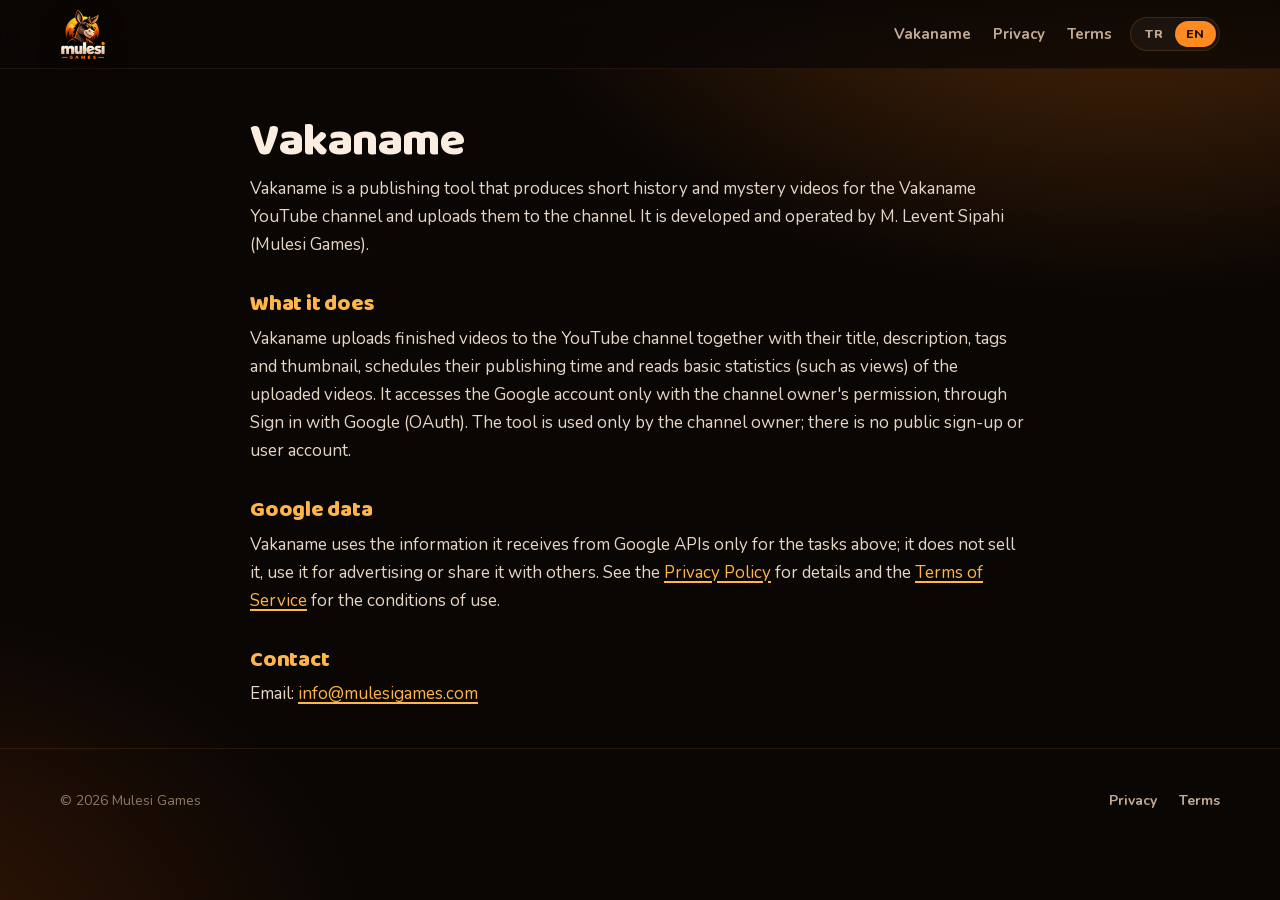
<file: vakaname/index.html>
<!doctype html>
<html lang="en" class="lang-en">
<head>
<meta charset="utf-8">
<meta name="viewport" content="width=device-width, initial-scale=1">
<title>Vakaname</title>
<meta name="robots" content="noindex">
<meta name="description" content="Vakaname: a publishing tool for the Vakaname YouTube channel.">
<meta name="theme-color" content="#0a0604">
<link rel="icon" type="image/png" href="/favicon.png">
<link rel="apple-touch-icon" href="/apple-touch-icon.png">
<link rel="preload" href="/assets/fonts/baloo2-latin.woff2" as="font" type="font/woff2" crossorigin>
<link rel="stylesheet" href="/assets/site.css?v=6">
<script>(function(){var l;try{l=localStorage.getItem("lang")}catch(e){}if(l!=="tr"&&l!=="en")l=(navigator.language||"").toLowerCase().indexOf("tr")===0?"tr":"en";document.documentElement.className="lang-"+l;document.documentElement.lang=l})()</script>
</head>
<body>

<header class="top">
  <div class="wrap">
    <a class="brand" href="/" aria-label="Mulesi Games">
      <img class="mark" src="/assets/img/mulesi-logo.webp" alt="" width="46" height="51">
    </a>
    <nav class="nav">
      <a href="/vakaname/">Vakaname</a>
      <a href="/vakaname/privacy/"><span data-l="tr">Gizlilik</span><span data-l="en">Privacy</span></a>
      <a href="/vakaname/terms/"><span data-l="tr">Şartlar</span><span data-l="en">Terms</span></a>
    </nav>
    <div class="lang" role="group" aria-label="Language"><button data-set="tr">TR</button><button data-set="en">EN</button></div>
  </div>
</header>

<main class="wrap legal">

<article data-l="tr">
<h1>Vakaname</h1>
<p>Vakaname, Vakaname YouTube kanalı için tarih ve gizem konulu kısa videolar hazırlayan ve bunları kanala yükleyen bir yayın aracıdır. M. Levent Sipahi (Mulesi Games) tarafından geliştirilir ve işletilir.</p>

<h2>Ne yapar</h2>
<p>Vakaname hazırlanan videoları başlık, açıklama, etiket ve kapak görseliyle birlikte YouTube kanalına yükler, yayın zamanını ayarlar ve yüklenen videoların temel istatistiklerini (izlenme gibi) okur. Google hesabına yalnızca kanal sahibinin verdiği izinle, Google ile oturum açarak (OAuth) erişir. Aracı yalnızca kanal sahibi kullanır; herkese açık bir kayıt veya kullanıcı hesabı yoktur.</p>

<h2>Google verileri</h2>
<p>Vakaname, Google API'lerinden aldığı bilgileri yalnızca yukarıdaki işler için kullanır; satmaz, reklam için kullanmaz ve başkalarıyla paylaşmaz. Ayrıntılar <a href="/vakaname/privacy/">Gizlilik Politikası</a>'nda, kullanım koşulları <a href="/vakaname/terms/">Hizmet Şartları</a>'ndadır.</p>

<h2>İletişim</h2>
<!--email_off--><p>E-posta: <a href="mailto:info@mulesigames.com">info@mulesigames.com</a></p><!--/email_off-->
</article>

<article data-l="en">
<h1>Vakaname</h1>
<p>Vakaname is a publishing tool that produces short history and mystery videos for the Vakaname YouTube channel and uploads them to the channel. It is developed and operated by M. Levent Sipahi (Mulesi Games).</p>

<h2>What it does</h2>
<p>Vakaname uploads finished videos to the YouTube channel together with their title, description, tags and thumbnail, schedules their publishing time and reads basic statistics (such as views) of the uploaded videos. It accesses the Google account only with the channel owner's permission, through Sign in with Google (OAuth). The tool is used only by the channel owner; there is no public sign-up or user account.</p>

<h2>Google data</h2>
<p>Vakaname uses the information it receives from Google APIs only for the tasks above; it does not sell it, use it for advertising or share it with others. See the <a href="/vakaname/privacy/">Privacy Policy</a> for details and the <a href="/vakaname/terms/">Terms of Service</a> for the conditions of use.</p>

<h2>Contact</h2>
<!--email_off--><p>Email: <a href="mailto:info@mulesigames.com">info@mulesigames.com</a></p><!--/email_off-->
</article>

</main>

<footer>
  <div class="wrap">
    <span>© <span data-year>2026</span> Mulesi Games</span>
    <div class="links">
      <a href="/vakaname/privacy/"><span data-l="tr">Gizlilik</span><span data-l="en">Privacy</span></a>
      <a href="/vakaname/terms/"><span data-l="tr">Şartlar</span><span data-l="en">Terms</span></a>
    </div>
  </div>
</footer>

<script src="/assets/site.js?v=4" defer></script>
</body>
</html>
</file>
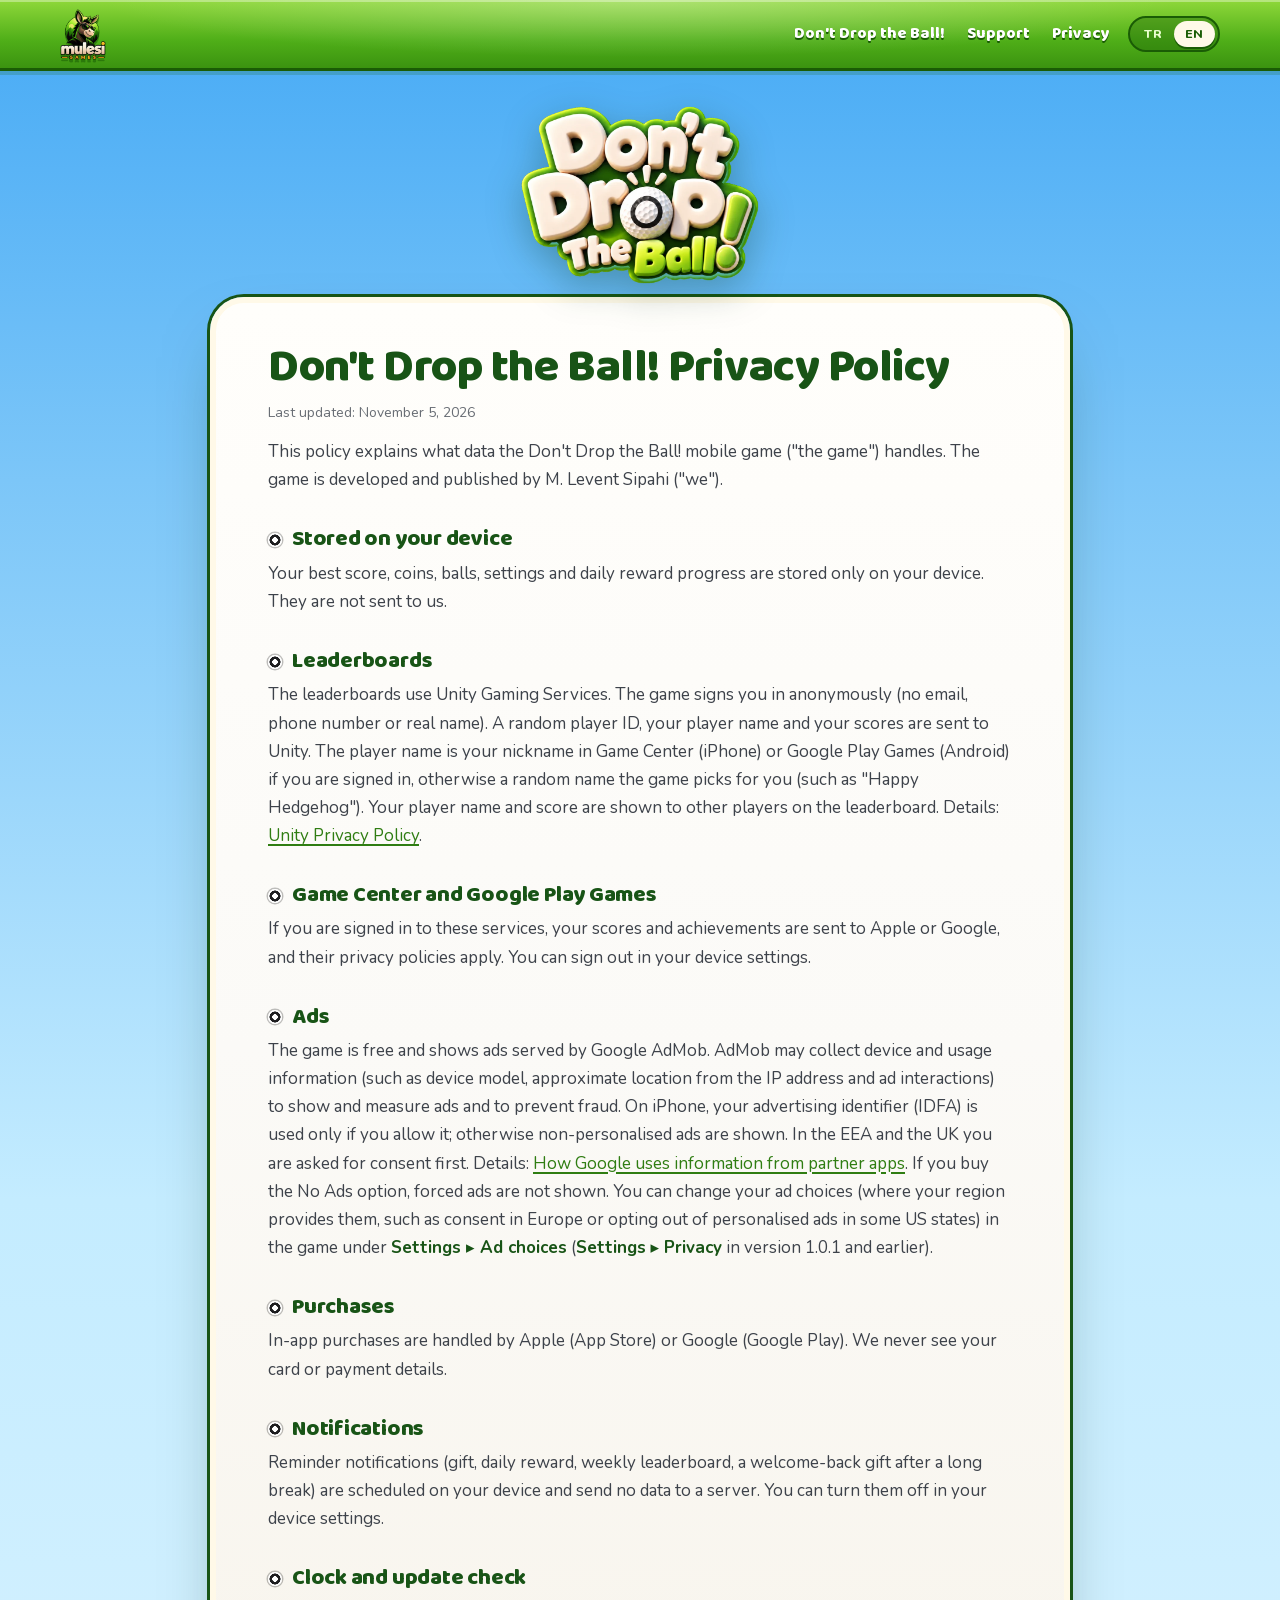
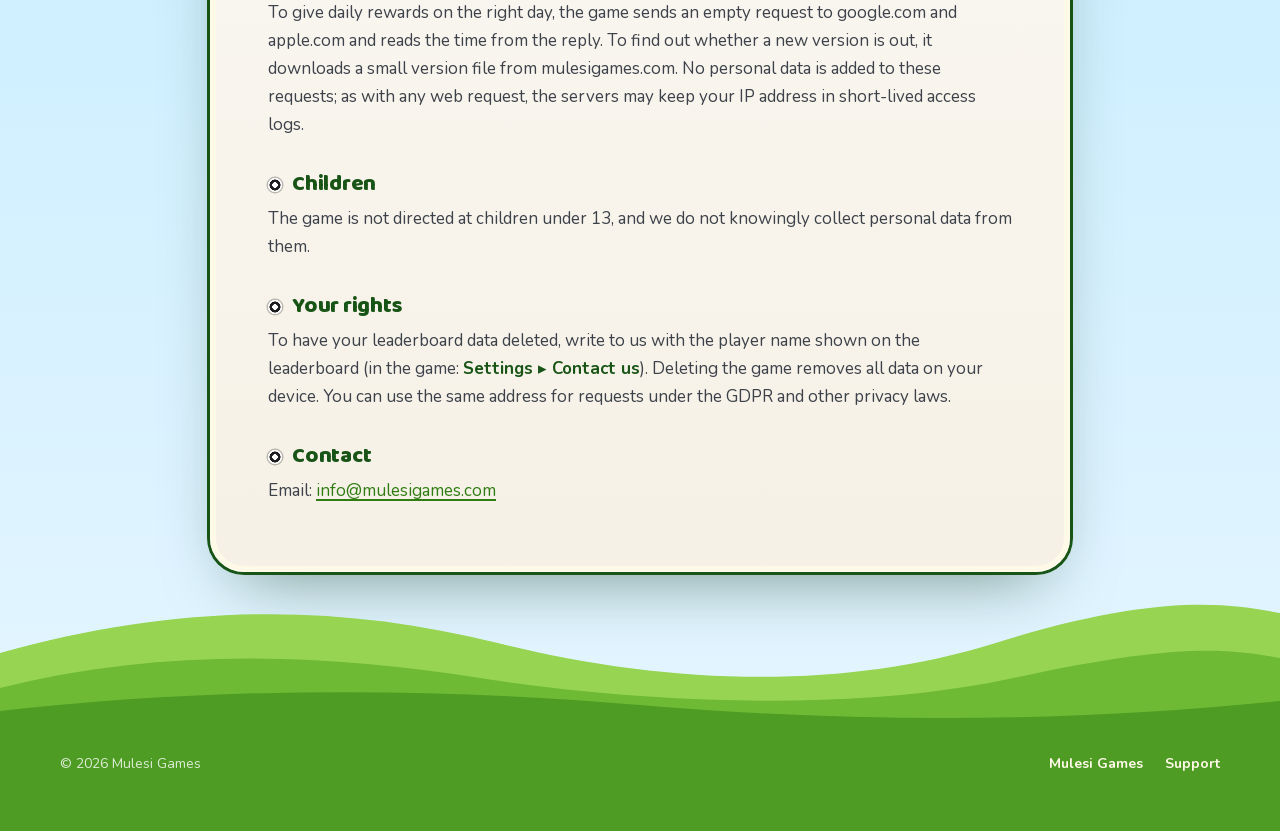
<file: dontdrop/privacy/index.html>
<!doctype html>
<html lang="en" class="lang-en">
<head>
<meta charset="utf-8">
<meta name="viewport" content="width=device-width, initial-scale=1">
<title>Privacy Policy · Don't Drop the Ball!</title>
<meta name="description" content="Privacy policy of Don't Drop the Ball! by Mulesi Games.">
<meta name="theme-color" content="#4fae18">
<link rel="icon" type="image/png" href="/favicon.png">
<link rel="apple-touch-icon" href="/apple-touch-icon.png">
<link rel="preload" href="/assets/fonts/baloo2-latin.woff2" as="font" type="font/woff2" crossorigin>
<link rel="stylesheet" href="/assets/site.css?v=5">
<link rel="stylesheet" href="/dontdrop/dd.css?v=3">
<script>(function(){var l;try{l=localStorage.getItem("lang")}catch(e){}if(l!=="tr"&&l!=="en")l=(navigator.language||"").toLowerCase().indexOf("tr")===0?"tr":"en";document.documentElement.className="lang-"+l;document.documentElement.lang=l})()</script>
</head>
<body class="dd">

<header class="top">
  <div class="wrap">
    <a class="brand" href="/" aria-label="Mulesi Games">
      <img class="mark" src="/dontdrop/img/mulesi-logo.webp" alt="" width="46" height="51">
    </a>
    <nav class="nav">
      <a href="/dontdrop/">Don't Drop the Ball!</a>
      <a href="/dontdrop/#support"><span data-l="tr">Destek</span><span data-l="en">Support</span></a>
      <a href="/dontdrop/privacy/"><span data-l="tr">Gizlilik</span><span data-l="en">Privacy</span></a>
    </nav>
    <div class="lang" role="group" aria-label="Language"><button data-set="tr">TR</button><button data-set="en">EN</button></div>
  </div>
</header>

<a href="/dontdrop/"><img class="legal-logo" src="/dontdrop/img/logo.webp" alt="Don't Drop the Ball!" width="820" height="615"></a>
<main class="wrap legal">

<article data-l="tr">
<h1>Don't Drop the Ball! Gizlilik Politikası</h1>
<p class="muted">Son güncelleme: 5 Kasım 2026</p>

<p>Bu politika, Don't Drop the Ball! mobil oyununun ("oyun") hangi verileri işlediğini açıklar. Oyunu geliştiren ve yayımlayan M. Levent Sipahi'dir ("biz").</p>

<h2>Cihazınızda saklananlar</h2>
<p>Rekorunuz, jetonlarınız, toplarınız, ayarlarınız ve günlük ödül ilerlemeniz yalnızca cihazınızda saklanır. Bu bilgiler bize gönderilmez.</p>

<h2>Sıralama</h2>
<p>Sıralama tablosu için Unity Gaming Services kullanılır. Oyun sizi anonim olarak kaydeder (e-posta, telefon numarası veya gerçek ad istenmez). Unity'ye rastgele bir oyuncu kimliği, oyuncu adınız ve skorlarınız gönderilir. Oyuncu adı, Game Center'a (iPhone) veya Google Play Games'e (Android) giriş yaptıysanız oradaki takma adınızdır; giriş yapmadıysanız oyunun verdiği rastgele bir addır (ör. "Neşeli Kirpi"). Oyuncu adınız ve skorunuz diğer oyunculara sıralamada gösterilir. Ayrıntılar: <a href="https://unity.com/legal/privacy-policy">Unity Gizlilik Politikası</a>.</p>

<h2>Game Center ve Google Play Games</h2>
<p>Bu hizmetlere giriş yaptıysanız skorlarınız ve başarımlarınız Apple veya Google'a gönderilir ve onların gizlilik politikaları geçerlidir. Girişi cihazınızın ayarlarından kapatabilirsiniz.</p>

<h2>Reklamlar</h2>
<p>Oyun ücretsizdir ve reklam gösterir. Reklamlar Google AdMob tarafından sunulur. AdMob reklam göstermek, ölçmek ve kötüye kullanımı önlemek için cihaz ve kullanım bilgilerini (ör. cihaz modeli, IP adresinden kaba konum, reklam etkileşimleri) toplayabilir. iPhone'da reklam kimliğiniz (IDFA) yalnızca izin verirseniz kullanılır; izin vermezseniz kişiselleştirilmemiş reklamlar gösterilir. Avrupa Ekonomik Alanı ve Birleşik Krallık'ta önce onayınız istenir. Ayrıntılar: <a href="https://policies.google.com/technologies/partner-sites">Google'ın iş ortağı sitelerindeki veri kullanımı</a>. Reklamsız sürüm satın alınırsa zorunlu reklamlar gösterilmez. Reklam izin tercihlerinizi (bölgenizde geçerliyse, ör. Avrupa veya bazı ABD eyaletlerinde kişiselleştirilmiş reklamları reddetme) oyunda <b>Ayarlar ▸ Reklam tercihleri</b> bağlantısından (1.0.1 ve önceki sürümlerde <b>Ayarlar ▸ Gizlilik</b>) değiştirebilirsiniz.</p>

<h2>Satın almalar</h2>
<p>Uygulama içi satın almaları Apple (App Store) veya Google (Google Play) yürütür. Kart veya ödeme bilgilerinizi görmeyiz.</p>

<h2>Bildirimler</h2>
<p>Hatırlatma bildirimleri (hediye, günlük ödül, haftalık sıralama, uzun süre oynamadığınızda hoş geldin hediyesi) cihazınızda planlanır ve sunucuya veri göndermez. Bildirimleri cihaz ayarlarından kapatabilirsiniz.</p>

<h2>Saat ve güncelleme kontrolü</h2>
<p>Günlük ödüllerin doğru günde verilmesi için oyun google.com ve apple.com'a içeriksiz bir istek gönderip yanıttaki saati okur. Yeni sürüm olup olmadığını öğrenmek için mulesigames.com'dan küçük bir sürüm dosyası indirir. Bu isteklere kişisel veri eklenmez; sunucular, her web isteğinde olduğu gibi IP adresinizi kısa süreli erişim kayıtlarında tutabilir.</p>

<h2>Çocuklar</h2>
<p>Oyun 13 yaşından küçük çocuklara yönelik değildir ve bilerek onlardan kişisel veri toplamayız.</p>

<h2>Haklarınız</h2>
<p>Sıralamadaki verilerinizin silinmesini istiyorsanız sıralamada görünen oyuncu adınızla birlikte bize yazın (oyunda <b>Ayarlar ▸ Bize yaz</b>). Oyunu silmek cihazdaki tüm verileri kaldırır. KVKK ve GDPR kapsamındaki haklarınız için de aynı adresten ulaşabilirsiniz.</p>

<h2>İletişim</h2>
<!--email_off--><p>E-posta: <a href="mailto:info@mulesigames.com">info@mulesigames.com</a></p><!--/email_off-->
</article>

<article data-l="en">
<h1>Don't Drop the Ball! Privacy Policy</h1>
<p class="muted">Last updated: November 5, 2026</p>

<p>This policy explains what data the Don't Drop the Ball! mobile game ("the game") handles. The game is developed and published by M. Levent Sipahi ("we").</p>

<h2>Stored on your device</h2>
<p>Your best score, coins, balls, settings and daily reward progress are stored only on your device. They are not sent to us.</p>

<h2>Leaderboards</h2>
<p>The leaderboards use Unity Gaming Services. The game signs you in anonymously (no email, phone number or real name). A random player ID, your player name and your scores are sent to Unity. The player name is your nickname in Game Center (iPhone) or Google Play Games (Android) if you are signed in, otherwise a random name the game picks for you (such as "Happy Hedgehog"). Your player name and score are shown to other players on the leaderboard. Details: <a href="https://unity.com/legal/privacy-policy">Unity Privacy Policy</a>.</p>

<h2>Game Center and Google Play Games</h2>
<p>If you are signed in to these services, your scores and achievements are sent to Apple or Google, and their privacy policies apply. You can sign out in your device settings.</p>

<h2>Ads</h2>
<p>The game is free and shows ads served by Google AdMob. AdMob may collect device and usage information (such as device model, approximate location from the IP address and ad interactions) to show and measure ads and to prevent fraud. On iPhone, your advertising identifier (IDFA) is used only if you allow it; otherwise non-personalised ads are shown. In the EEA and the UK you are asked for consent first. Details: <a href="https://policies.google.com/technologies/partner-sites">How Google uses information from partner apps</a>. If you buy the No Ads option, forced ads are not shown. You can change your ad choices (where your region provides them, such as consent in Europe or opting out of personalised ads in some US states) in the game under <b>Settings ▸ Ad choices</b> (<b>Settings ▸ Privacy</b> in version 1.0.1 and earlier).</p>

<h2>Purchases</h2>
<p>In-app purchases are handled by Apple (App Store) or Google (Google Play). We never see your card or payment details.</p>

<h2>Notifications</h2>
<p>Reminder notifications (gift, daily reward, weekly leaderboard, a welcome-back gift after a long break) are scheduled on your device and send no data to a server. You can turn them off in your device settings.</p>

<h2>Clock and update check</h2>
<p>To give daily rewards on the right day, the game sends an empty request to google.com and apple.com and reads the time from the reply. To find out whether a new version is out, it downloads a small version file from mulesigames.com. No personal data is added to these requests; as with any web request, the servers may keep your IP address in short-lived access logs.</p>

<h2>Children</h2>
<p>The game is not directed at children under 13, and we do not knowingly collect personal data from them.</p>

<h2>Your rights</h2>
<p>To have your leaderboard data deleted, write to us with the player name shown on the leaderboard (in the game: <b>Settings ▸ Contact us</b>). Deleting the game removes all data on your device. You can use the same address for requests under the GDPR and other privacy laws.</p>

<h2>Contact</h2>
<!--email_off--><p>Email: <a href="mailto:info@mulesigames.com">info@mulesigames.com</a></p><!--/email_off-->
</article>

</main>

<footer>
  <div class="wrap">
    <span>© <span data-year>2026</span> Mulesi Games</span>
    <div class="links">
      <a href="/">Mulesi Games</a>
      <a href="/dontdrop/#support"><span data-l="tr">Destek</span><span data-l="en">Support</span></a>
    </div>
  </div>
</footer>

<script src="/assets/site.js?v=4" defer></script>
</body>
</html>
</file>
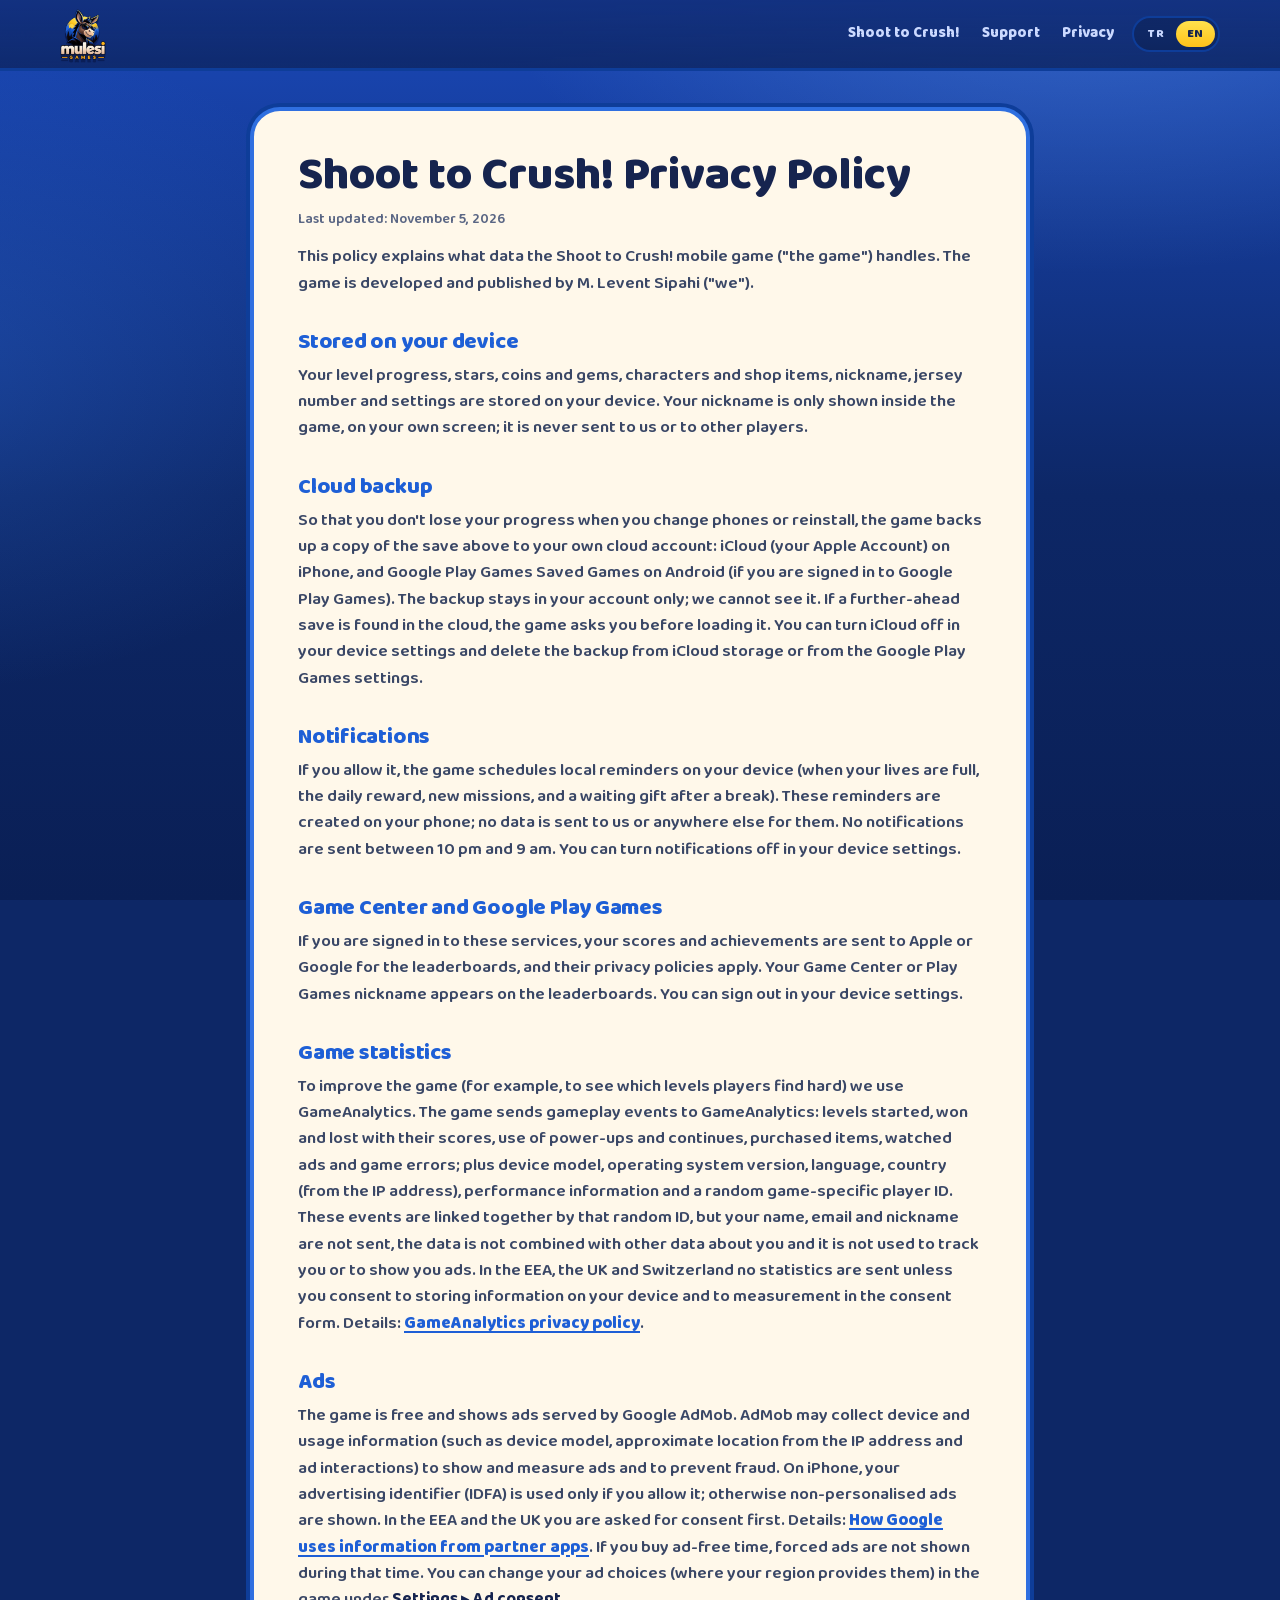
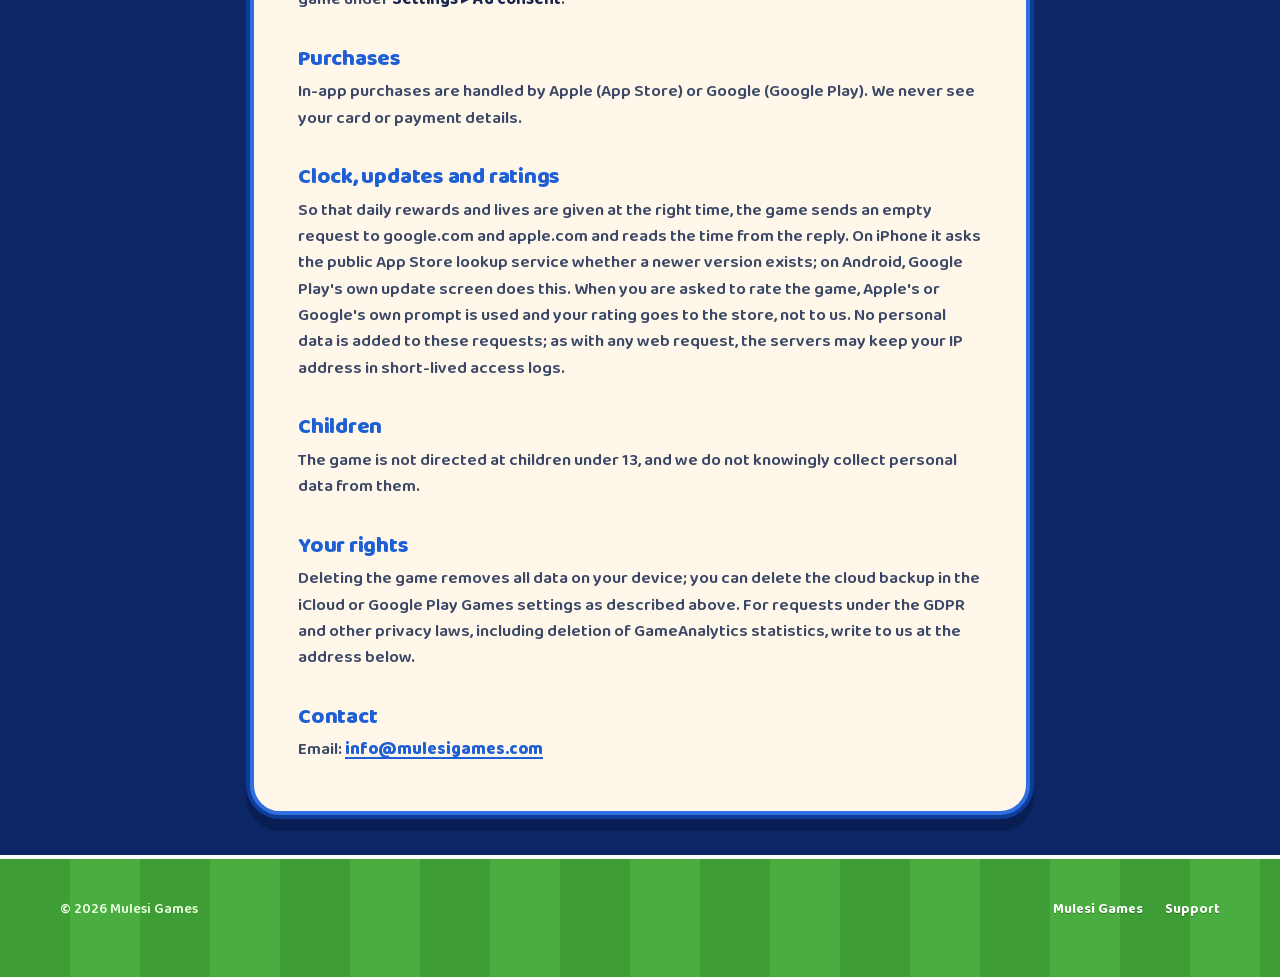
<file: shoottocrush/privacy/index.html>
<!doctype html>
<html lang="en" class="lang-en">
<head>
<meta charset="utf-8">
<meta name="viewport" content="width=device-width, initial-scale=1">
<title>Privacy Policy · Shoot to Crush!</title>
<meta name="robots" content="noindex">
<meta name="description" content="Privacy policy of Shoot to Crush! by Mulesi Games.">
<meta name="theme-color" content="#12307e">
<link rel="icon" type="image/png" href="/favicon.png">
<link rel="apple-touch-icon" href="/apple-touch-icon.png">
<link rel="preload" href="/assets/fonts/baloo2-latin.woff2" as="font" type="font/woff2" crossorigin>
<link rel="stylesheet" href="/assets/site.css?v=5">
<link rel="stylesheet" href="/shoottocrush/stc.css?v=3">
<script>(function(){var l;try{l=localStorage.getItem("lang")}catch(e){}if(l!=="tr"&&l!=="en")l=(navigator.language||"").toLowerCase().indexOf("tr")===0?"tr":"en";document.documentElement.className="lang-"+l;document.documentElement.lang=l})()</script>
</head>
<body>

<header class="top">
  <div class="wrap">
    <a class="brand" href="/" aria-label="Mulesi Games">
      <img class="mark" src="/shoottocrush/img/mulesi-logo.webp" alt="" width="46" height="51">
    </a>
    <nav class="nav">
      <a href="/shoottocrush/">Shoot to Crush!</a>
      <a href="/shoottocrush/#support"><span data-l="tr">Destek</span><span data-l="en">Support</span></a>
      <a href="/shoottocrush/privacy/"><span data-l="tr">Gizlilik</span><span data-l="en">Privacy</span></a>
    </nav>
    <div class="lang" role="group" aria-label="Language"><button data-set="tr">TR</button><button data-set="en">EN</button></div>
  </div>
</header>

<main class="wrap legal">

<article data-l="tr">
<h1>Shoot to Crush! Gizlilik Politikası</h1>
<p class="muted">Son güncelleme: 5 Kasım 2026</p>

<p>Bu politika, Shoot to Crush! mobil oyununun ("oyun") hangi verileri işlediğini açıklar. Oyunu geliştiren ve yayımlayan M. Levent Sipahi'dir ("biz").</p>

<h2>Cihazınızda saklananlar</h2>
<p>Seviye ilerlemeniz, yıldızlarınız, altın ve elmaslarınız, karakterleriniz ve market ürünleriniz, takma adınız, forma numaranız ve ayarlarınız cihazınızda saklanır. Takma adınız yalnızca oyunda, sizin ekranınızda gösterilir; bize ya da başka oyunculara gönderilmez.</p>

<h2>Bulut yedeği</h2>
<p>Telefon değiştirdiğinizde ya da oyunu yeniden kurduğunuzda ilerlemeniz kaybolmasın diye oyun, yukarıdaki kaydın bir kopyasını kendi bulut hesabınıza yedekler: iPhone'da iCloud'a (Apple hesabınız), Android'de Google Play Games'in Kayıtlı Oyunlar alanına (Google Play Games'e giriş yaptıysanız). Yedek yalnızca sizin hesabınızda durur; biz göremeyiz. Bulutta daha ileri bir kayıt bulunursa oyun yüklemeden önce size sorar. iCloud'u cihaz ayarlarından kapatabilir, yedeği iCloud depolama alanından ya da Google Play Games ayarlarından silebilirsiniz.</p>

<h2>Bildirimler</h2>
<p>İzin verirseniz oyun cihazınızda yerel hatırlatmalar planlar (canlarınız dolduğunda, günlük ödül, yeni görevler ve bir süre oynamadığınızda bekleyen hediye). Bu hatırlatmalar telefonunuzda oluşturulur; bunun için sunucumuza ya da başka bir yere veri gönderilmez. Gece 22.00–09.00 arasında bildirim gönderilmez. Bildirimleri cihazınızın ayarlarından kapatabilirsiniz.</p>

<h2>Game Center ve Google Play Games</h2>
<p>Bu hizmetlere giriş yaptıysanız skorlarınız ve başarımlarınız sıralama tabloları için Apple'a veya Google'a gönderilir ve onların gizlilik politikaları geçerlidir. Sıralamada Game Center ya da Play Games takma adınız görünür. Girişi cihazınızın ayarlarından kapatabilirsiniz.</p>

<h2>Oyun istatistikleri</h2>
<p>Oyunu geliştirmek için (ör. oyuncuların hangi seviyede zorlandığını görmek) GameAnalytics hizmetini kullanırız. Oyun GameAnalytics'e oyun olayları gönderir: başlanan, kazanılan ve kaybedilen seviyeler ve puanları, güçlendirme ve devam etme kullanımı, satın alınan ürünler, izlenen reklamlar ve oyun hataları; ayrıca cihaz modeli, işletim sistemi sürümü, dil, ülke (IP adresinden), performans bilgisi ve oyuna özel rastgele bir oyuncu kimliği. Bu olaylar o rastgele kimlikle birbirine bağlanır, ancak adınız, e-postanız ya da takma adınız gönderilmez, size ait başka verilerle birleştirilmez ve sizi takip etmek ya da reklam göstermek için kullanılmaz. Avrupa Ekonomik Alanı, Birleşik Krallık ve İsviçre'de izin formunda cihazda bilgi saklamaya ve ölçüme onay vermezseniz istatistik gönderilmez. Ayrıntılar: <a href="https://gameanalytics.com/privacy">GameAnalytics gizlilik politikası</a>.</p>

<h2>Reklamlar</h2>
<p>Oyun ücretsizdir ve reklam gösterir. Reklamlar Google AdMob tarafından sunulur. AdMob reklam göstermek, ölçmek ve kötüye kullanımı önlemek için cihaz ve kullanım bilgilerini (ör. cihaz modeli, IP adresinden kaba konum, reklam etkileşimleri) toplayabilir. iPhone'da reklam kimliğiniz (IDFA) yalnızca izin verirseniz kullanılır; izin vermezseniz kişiselleştirilmemiş reklamlar gösterilir. Avrupa Ekonomik Alanı ve Birleşik Krallık'ta önce onayınız istenir. Ayrıntılar: <a href="https://policies.google.com/technologies/partner-sites">Google'ın iş ortağı sitelerindeki veri kullanımı</a>. Reklamsız süre satın alınırsa o süre boyunca zorunlu reklamlar gösterilmez. Reklam izin tercihlerinizi (bölgenizde geçerliyse) oyunda <b>Ayarlar ▸ Reklam izni</b> bölümünden değiştirebilirsiniz.</p>

<h2>Satın almalar</h2>
<p>Uygulama içi satın almaları Apple (App Store) veya Google (Google Play) yürütür. Kart veya ödeme bilgilerinizi görmeyiz.</p>

<h2>Saat, güncelleme ve değerlendirme</h2>
<p>Günlük ödüllerin ve canların doğru zamanda verilmesi için oyun google.com ve apple.com'a içeriksiz bir istek gönderip yanıttaki saati okur. iPhone'da yeni sürüm olup olmadığını öğrenmek için App Store'un herkese açık arama servisine oyunun kimliğini sorar; Android'de bunu Google Play'in kendi güncelleme ekranı yapar. Oyunu değerlendirmeniz istendiğinde Apple'ın ya da Google'ın kendi penceresi kullanılır ve verdiğiniz puan bize değil mağazaya gider. Bu isteklere kişisel veri eklenmez; sunucular, her web isteğinde olduğu gibi IP adresinizi kısa süreli erişim kayıtlarında tutabilir.</p>

<h2>Çocuklar</h2>
<p>Oyun 13 yaşından küçük çocuklara yönelik değildir ve bilerek onlardan kişisel veri toplamayız.</p>

<h2>Haklarınız</h2>
<p>Oyunu silmek cihazdaki tüm verileri kaldırır; bulut yedeğini yukarıda anlatıldığı gibi iCloud ya da Google Play Games ayarlarından silebilirsiniz. GameAnalytics'teki istatistiklerin silinmesi dahil KVKK ve GDPR kapsamındaki talepleriniz için bize aşağıdaki adresten yazabilirsiniz.</p>

<h2>İletişim</h2>
<!--email_off--><p>E-posta: <a href="mailto:info@mulesigames.com">info@mulesigames.com</a></p><!--/email_off-->
</article>

<article data-l="en">
<h1>Shoot to Crush! Privacy Policy</h1>
<p class="muted">Last updated: November 5, 2026</p>

<p>This policy explains what data the Shoot to Crush! mobile game ("the game") handles. The game is developed and published by M. Levent Sipahi ("we").</p>

<h2>Stored on your device</h2>
<p>Your level progress, stars, coins and gems, characters and shop items, nickname, jersey number and settings are stored on your device. Your nickname is only shown inside the game, on your own screen; it is never sent to us or to other players.</p>

<h2>Cloud backup</h2>
<p>So that you don't lose your progress when you change phones or reinstall, the game backs up a copy of the save above to your own cloud account: iCloud (your Apple Account) on iPhone, and Google Play Games Saved Games on Android (if you are signed in to Google Play Games). The backup stays in your account only; we cannot see it. If a further-ahead save is found in the cloud, the game asks you before loading it. You can turn iCloud off in your device settings and delete the backup from iCloud storage or from the Google Play Games settings.</p>

<h2>Notifications</h2>
<p>If you allow it, the game schedules local reminders on your device (when your lives are full, the daily reward, new missions, and a waiting gift after a break). These reminders are created on your phone; no data is sent to us or anywhere else for them. No notifications are sent between 10 pm and 9 am. You can turn notifications off in your device settings.</p>

<h2>Game Center and Google Play Games</h2>
<p>If you are signed in to these services, your scores and achievements are sent to Apple or Google for the leaderboards, and their privacy policies apply. Your Game Center or Play Games nickname appears on the leaderboards. You can sign out in your device settings.</p>

<h2>Game statistics</h2>
<p>To improve the game (for example, to see which levels players find hard) we use GameAnalytics. The game sends gameplay events to GameAnalytics: levels started, won and lost with their scores, use of power-ups and continues, purchased items, watched ads and game errors; plus device model, operating system version, language, country (from the IP address), performance information and a random game-specific player ID. These events are linked together by that random ID, but your name, email and nickname are not sent, the data is not combined with other data about you and it is not used to track you or to show you ads. In the EEA, the UK and Switzerland no statistics are sent unless you consent to storing information on your device and to measurement in the consent form. Details: <a href="https://gameanalytics.com/privacy">GameAnalytics privacy policy</a>.</p>

<h2>Ads</h2>
<p>The game is free and shows ads served by Google AdMob. AdMob may collect device and usage information (such as device model, approximate location from the IP address and ad interactions) to show and measure ads and to prevent fraud. On iPhone, your advertising identifier (IDFA) is used only if you allow it; otherwise non-personalised ads are shown. In the EEA and the UK you are asked for consent first. Details: <a href="https://policies.google.com/technologies/partner-sites">How Google uses information from partner apps</a>. If you buy ad-free time, forced ads are not shown during that time. You can change your ad choices (where your region provides them) in the game under <b>Settings ▸ Ad consent</b>.</p>

<h2>Purchases</h2>
<p>In-app purchases are handled by Apple (App Store) or Google (Google Play). We never see your card or payment details.</p>

<h2>Clock, updates and ratings</h2>
<p>So that daily rewards and lives are given at the right time, the game sends an empty request to google.com and apple.com and reads the time from the reply. On iPhone it asks the public App Store lookup service whether a newer version exists; on Android, Google Play's own update screen does this. When you are asked to rate the game, Apple's or Google's own prompt is used and your rating goes to the store, not to us. No personal data is added to these requests; as with any web request, the servers may keep your IP address in short-lived access logs.</p>

<h2>Children</h2>
<p>The game is not directed at children under 13, and we do not knowingly collect personal data from them.</p>

<h2>Your rights</h2>
<p>Deleting the game removes all data on your device; you can delete the cloud backup in the iCloud or Google Play Games settings as described above. For requests under the GDPR and other privacy laws, including deletion of GameAnalytics statistics, write to us at the address below.</p>

<h2>Contact</h2>
<!--email_off--><p>Email: <a href="mailto:info@mulesigames.com">info@mulesigames.com</a></p><!--/email_off-->
</article>

</main>

<footer>
  <div class="wrap">
    <span>© <span data-year>2026</span> Mulesi Games</span>
    <div class="links">
      <a href="/">Mulesi Games</a>
      <a href="/shoottocrush/#support"><span data-l="tr">Destek</span><span data-l="en">Support</span></a>
    </div>
  </div>
</footer>

<script src="/assets/site.js?v=4" defer></script>
</body>
</html>
</file>
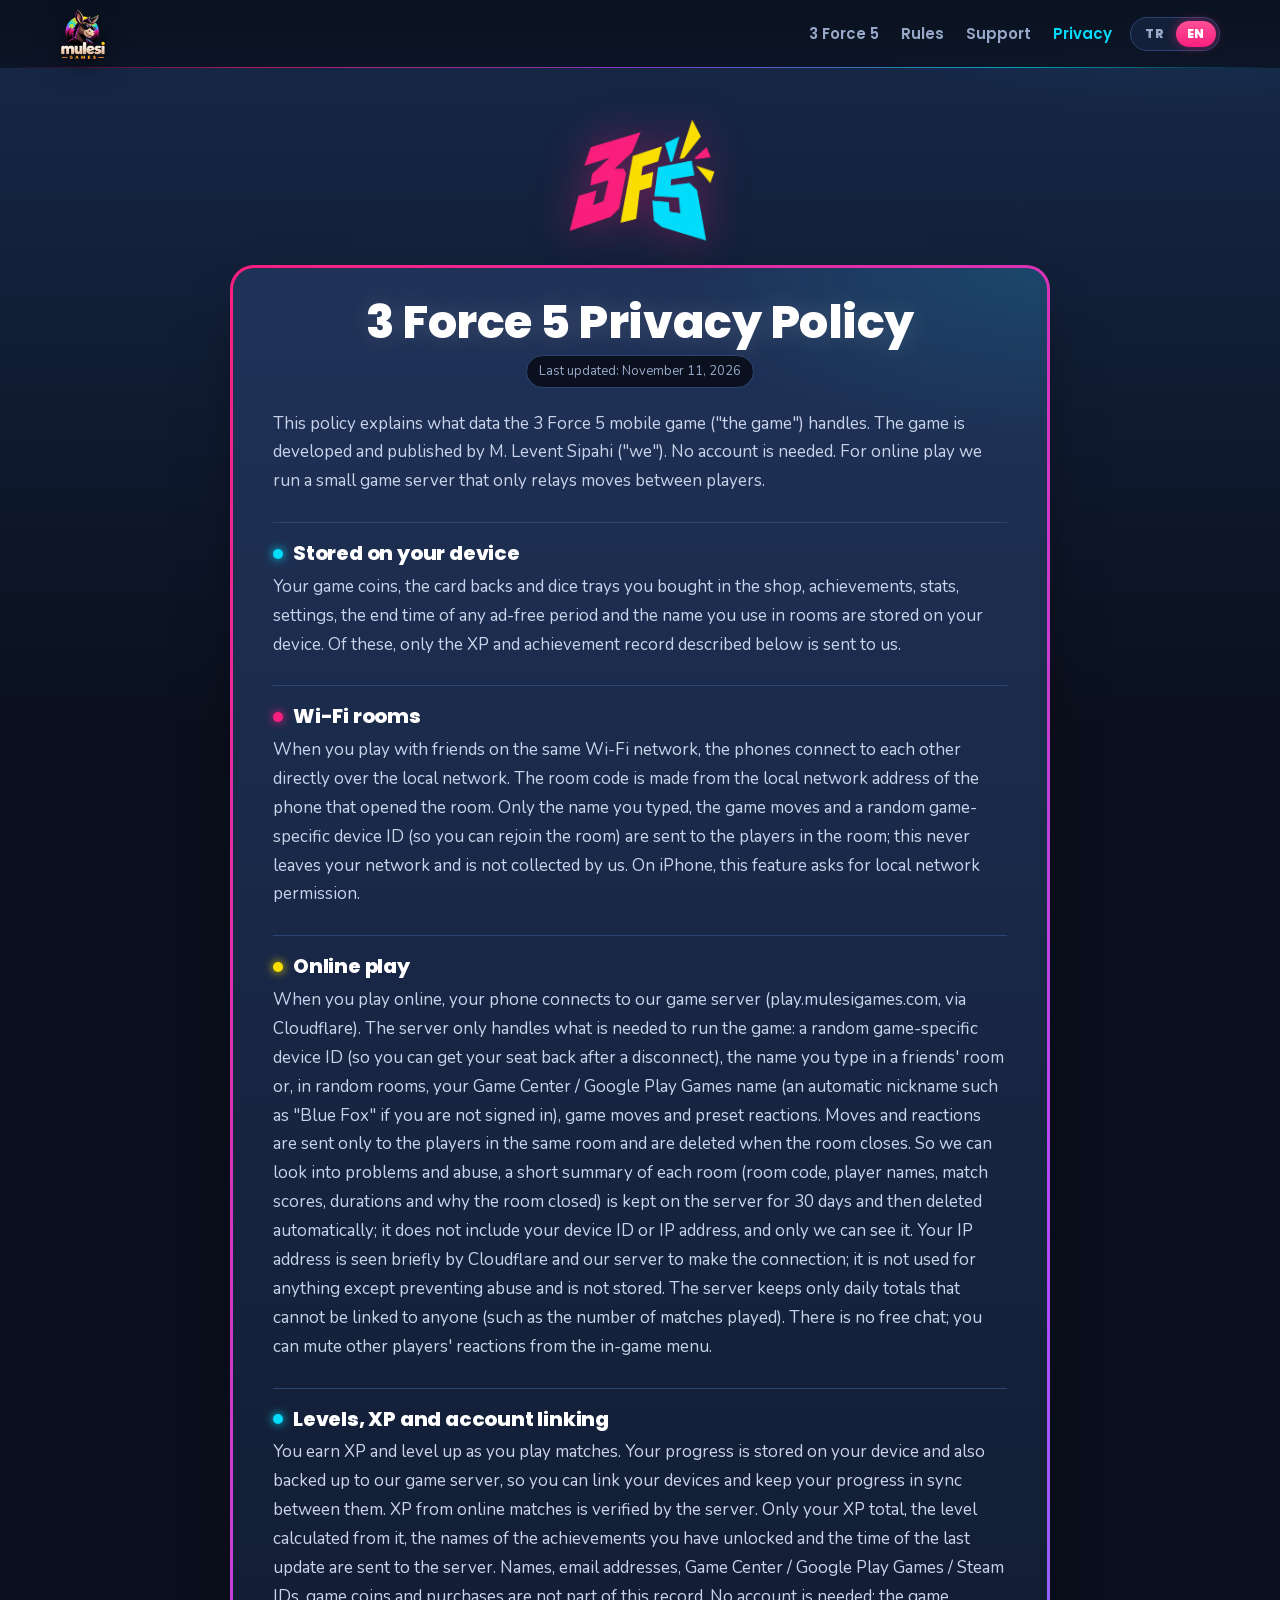
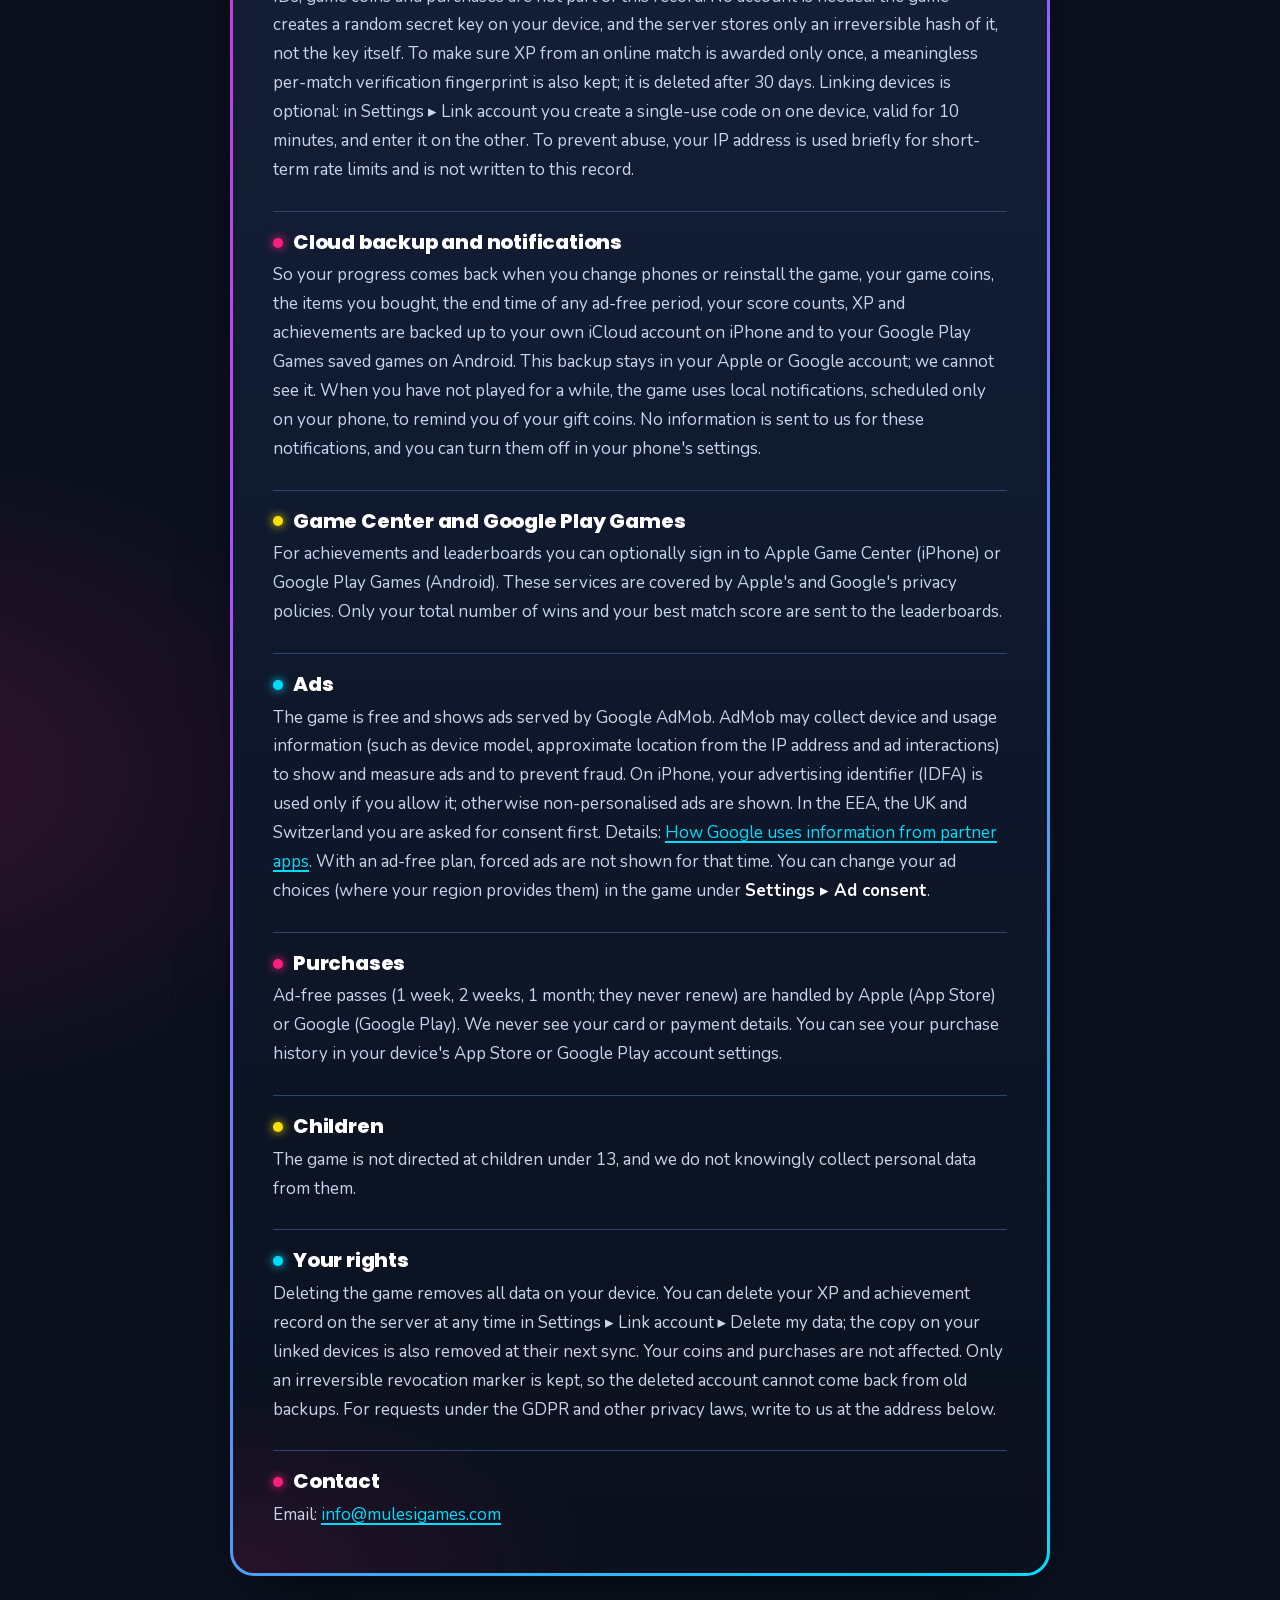
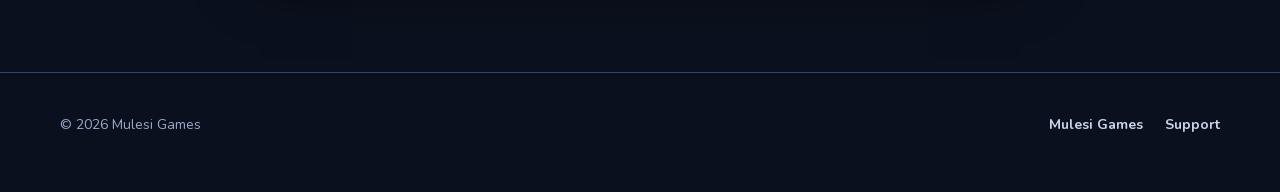
<file: threeforcefive/privacy/index.html>
<!doctype html>
<html lang="en" class="lang-en">
<head>
<meta charset="utf-8">
<meta name="viewport" content="width=device-width, initial-scale=1">
<title>Privacy Policy · 3 Force 5</title>
<meta name="robots" content="noindex">
<meta name="description" content="Privacy policy of 3 Force 5 by Mulesi Games.">
<meta name="theme-color" content="#0a101d">
<link rel="icon" type="image/png" href="/favicon.png">
<link rel="apple-touch-icon" href="/apple-touch-icon.png">
<link rel="preload" href="/assets/fonts/baloo2-latin.woff2" as="font" type="font/woff2" crossorigin>
<link rel="preload" href="/threeforcefive/fonts/poppins-800.woff" as="font" type="font/woff" crossorigin>
<link rel="stylesheet" href="/assets/site.css?v=5">
<link rel="stylesheet" href="/threeforcefive/f5.css?v=4">
<script>(function(){var l;try{l=localStorage.getItem("lang")}catch(e){}if(l!=="tr"&&l!=="en")l=(navigator.language||"").toLowerCase().indexOf("tr")===0?"tr":"en";document.documentElement.className="lang-"+l;document.documentElement.lang=l})()</script>
</head>
<body class="f5">

<header class="top">
  <div class="wrap">
    <a class="brand" href="/" aria-label="Mulesi Games">
      <img class="mark" src="/threeforcefive/img/mulesi-logo.webp" alt="" width="46" height="51">
    </a>
    <nav class="nav">
      <a href="/threeforcefive/">3 Force 5</a>
      <a href="/threeforcefive/rules/"><span data-l="tr">Kurallar</span><span data-l="en">Rules</span></a>
      <a href="/threeforcefive/#support"><span data-l="tr">Destek</span><span data-l="en">Support</span></a>
      <a href="/threeforcefive/privacy/" aria-current="page"><span data-l="tr">Gizlilik</span><span data-l="en">Privacy</span></a>
    </nav>
    <div class="lang" role="group" aria-label="Language"><button data-set="tr">TR</button><button data-set="en">EN</button></div>
  </div>
</header>

<main class="wrap legal">
<a class="legal-logo" href="/threeforcefive/"><img src="/threeforcefive/img/logo.webp" alt="3 Force 5" width="640" height="609"></a>

<article data-l="tr">
<h1>3 Force 5 Gizlilik Politikası</h1>
<p class="muted">Son güncelleme: 11 Kasım 2026</p>

<p>Bu politika, 3 Force 5 mobil oyununun ("oyun") hangi verileri işlediğini açıklar. Oyunu geliştiren ve yayımlayan M. Levent Sipahi'dir ("biz"). Hesap açmanız gerekmez. Online oyun için yalnızca hamleleri oyuncular arasında ileten küçük bir oyun sunucumuz vardır.</p>

<h2>Cihazınızda saklananlar</h2>
<p>Oyun paranız, mağazadan aldığınız kart arkası ve zar tepsileri, başarımlarınız, istatistikleriniz, ayarlarınız, reklamsız sürenizin bitiş zamanı ve odalarda kullandığınız ad cihazınızda saklanır. Bunlardan bize yalnızca aşağıda anlatılan XP ve başarım kaydı gönderilir.</p>

<h2>Wi-Fi odaları</h2>
<p>Aynı Wi-Fi ağındaki arkadaşlarınızla oynarken telefonlar birbirine yerel ağ üzerinden doğrudan bağlanır. Oda kodu, odayı kuran telefonun yerel ağ adresinden üretilir. Odadaki oyunculara yalnızca yazdığınız ad, oyun hamleleri ve odaya geri dönebilmeniz için oyuna özel rastgele bir cihaz kimliği gönderilir; bunlar ağınızın dışına çıkmaz ve bizim tarafımızdan toplanmaz. iPhone'da bu özellik için yerel ağ izni istenir.</p>

<h2>Online oyun</h2>
<p>Online oynarken telefonunuz oyun sunucumuza (play.mulesigames.com, Cloudflare üzerinden) bağlanır. Sunucu yalnızca oyunu yürütmek için gerekenleri işler: oyuna özel rastgele cihaz kimliği (kopunca koltuğunuza dönebilmeniz için), arkadaş odasında yazdığınız ad ya da rastgele odada Game Center / Google Play Games adınız (giriş yapmadıysanız otomatik bir takma ad, ör. "Mavi Tilki"), oyun hamleleri ve hazır tepkiler. Hamleler ve tepkiler yalnızca aynı odadaki oyunculara gönderilir ve oda kapanınca silinir. Sorunları ve kötüye kullanımı inceleyebilmek için her odanın kısa bir özeti (oda kodu, oyuncu adları, maç skorları, süreler, odanın neden kapandığı) sunucuda 30 gün saklanır, sonra kendiliğinden silinir; bu özete cihaz kimliği ve IP adresi yazılmaz, yalnızca biz görürüz. Bağlantı için IP adresiniz Cloudflare ve sunucumuz tarafından geçici olarak görülür, kötüye kullanımı önlemek dışında kullanılmaz ve saklanmaz. Sunucu yalnızca kimseyle ilişkilendirilemeyen günlük toplamları (ör. oynanan maç sayısı) tutar. Serbest sohbet yoktur; diğer oyuncuların tepkilerini oyun menüsünden susturabilirsiniz.</p>

<h2>Seviye, XP ve hesap bağlama</h2>
<p>Maç oynadıkça XP kazanır ve seviye atlarsınız. İlerlemeniz cihazınızda saklanır, ayrıca oyun sunucumuza da yedeklenir. Böylece cihazlarınızı birbirine bağlayabilir ve ilerlemenizi aralarında eşitleyebilirsiniz. Online maçların XP'si de sunucuda doğrulanır. Sunucuya yalnızca XP toplamınız, ondan hesaplanan seviyeniz, açılmış başarımlarınızın adları ve güncelleme zamanı gönderilir. Ad, e-posta, Game Center / Google Play Games / Steam kimliği, oyun parası ve satın almalar bu kayda girmez. Hesap açmanız gerekmez: oyun cihazınızda rastgele, gizli bir anahtar üretir. Sunucu bu anahtarın kendisini değil, yalnızca geri çevrilemez özetini (hash) saklar. Online maç XP'sinin iki kez verilmemesi için maç başına anlamsız bir doğrulama izi de tutulur; bu iz 30 gün sonra silinir. Cihaz bağlamak isteğe bağlıdır: Ayarlar ▸ Hesap bağla'dan bir cihazda tek kullanımlık, 10 dakika geçerli bir kod oluşturup diğerinde girersiniz. Kötüye kullanımı önlemek için IP adresiniz kısa süreli sınırlamalarda geçici olarak kullanılır ve bu kayda yazılmaz.</p>

<h2>Bulut yedeği ve bildirimler</h2>
<p>Telefon değiştirdiğinizde ya da oyunu silip yeniden kurduğunuzda ilerlemeniz geri gelsin diye oyun paranız, aldığınız eşyalar, reklamsız sürenizin bitişi, skor sayılarınız, XP'niz ve başarımlarınız iPhone'da kendi iCloud hesabınıza, Android'de Google Play Games kayıtlı oyunlarınıza yedeklenir. Bu yedek Apple ve Google'da sizin hesabınızda durur, biz göremeyiz. Oyun, bir süre oynamadığınızda hediye jetonunuzu hatırlatmak için yalnızca telefonunuzda kurulan yerel bildirimler kullanır. Bu bildirimler için bize bilgi gönderilmez ve telefonunuzun ayarlarından kapatabilirsiniz.</p>

<h2>Game Center ve Google Play Games</h2>
<p>Başarımlar ve skor tabloları için isteğe bağlı olarak Apple Game Center'a (iPhone) ya da Google Play Games'e (Android) giriş yapılabilir. Bu hizmetler Apple ve Google'ın gizlilik politikalarına tabidir. Skor tablolarına yalnızca toplam galibiyet sayınız ve en yüksek maç puanınız gönderilir.</p>

<h2>Reklamlar</h2>
<p>Oyun ücretsizdir ve reklam gösterir. Reklamlar Google AdMob tarafından sunulur. AdMob reklam göstermek, ölçmek ve kötüye kullanımı önlemek için cihaz ve kullanım bilgilerini (ör. cihaz modeli, IP adresinden kaba konum, reklam etkileşimleri) toplayabilir. iPhone'da reklam kimliğiniz (IDFA) yalnızca izin verirseniz kullanılır; izin vermezseniz kişiselleştirilmemiş reklamlar gösterilir. Avrupa Ekonomik Alanı, Birleşik Krallık ve İsviçre'de önce onayınız istenir. Ayrıntılar: <a href="https://policies.google.com/technologies/partner-sites">Google'ın iş ortağı sitelerindeki veri kullanımı</a>. Reklamsız plan aldığınızda o süre boyunca zorunlu reklamlar gösterilmez. Reklam izin tercihlerinizi (bölgenizde geçerliyse) oyunda <b>Ayarlar ▸ Reklam izni</b> bölümünden değiştirebilirsiniz.</p>

<h2>Satın almalar</h2>
<p>Reklamsız geçişleri (1 hafta, 2 hafta, 1 ay; kendiliğinden yenilenmez) Apple (App Store) veya Google (Google Play) yürütür. Kart veya ödeme bilgilerinizi görmeyiz. Satın alma geçmişinizi cihazınızın App Store ya da Google Play hesap ayarlarında görebilirsiniz.</p>

<h2>Çocuklar</h2>
<p>Oyun 13 yaşından küçük çocuklara yönelik değildir ve bilerek onlardan kişisel veri toplamayız.</p>

<h2>Haklarınız</h2>
<p>Oyunu silmek cihazdaki tüm verileri kaldırır. Sunucudaki XP ve başarım kaydınızı Ayarlar ▸ Hesap bağla ▸ Verilerimi sil ile hemen silebilirsiniz; bağlı cihazlarınızdaki kopya da sonraki eşitlemede silinir. Oyun paranız ve satın almalarınız etkilenmez. Silinen hesabın eski yedeklerden geri gelmemesi için yalnızca geri çevrilemez bir iptal işareti tutulur. KVKK ve GDPR kapsamındaki talepleriniz için bize aşağıdaki adresten yazabilirsiniz.</p>

<h2>İletişim</h2>
<!--email_off--><p>E-posta: <a href="mailto:info@mulesigames.com">info@mulesigames.com</a></p><!--/email_off-->
</article>

<article data-l="en">
<h1>3 Force 5 Privacy Policy</h1>
<p class="muted">Last updated: November 11, 2026</p>

<p>This policy explains what data the 3 Force 5 mobile game ("the game") handles. The game is developed and published by M. Levent Sipahi ("we"). No account is needed. For online play we run a small game server that only relays moves between players.</p>

<h2>Stored on your device</h2>
<p>Your game coins, the card backs and dice trays you bought in the shop, achievements, stats, settings, the end time of any ad-free period and the name you use in rooms are stored on your device. Of these, only the XP and achievement record described below is sent to us.</p>

<h2>Wi-Fi rooms</h2>
<p>When you play with friends on the same Wi-Fi network, the phones connect to each other directly over the local network. The room code is made from the local network address of the phone that opened the room. Only the name you typed, the game moves and a random game-specific device ID (so you can rejoin the room) are sent to the players in the room; this never leaves your network and is not collected by us. On iPhone, this feature asks for local network permission.</p>

<h2>Online play</h2>
<p>When you play online, your phone connects to our game server (play.mulesigames.com, via Cloudflare). The server only handles what is needed to run the game: a random game-specific device ID (so you can get your seat back after a disconnect), the name you type in a friends' room or, in random rooms, your Game Center / Google Play Games name (an automatic nickname such as "Blue Fox" if you are not signed in), game moves and preset reactions. Moves and reactions are sent only to the players in the same room and are deleted when the room closes. So we can look into problems and abuse, a short summary of each room (room code, player names, match scores, durations and why the room closed) is kept on the server for 30 days and then deleted automatically; it does not include your device ID or IP address, and only we can see it. Your IP address is seen briefly by Cloudflare and our server to make the connection; it is not used for anything except preventing abuse and is not stored. The server keeps only daily totals that cannot be linked to anyone (such as the number of matches played). There is no free chat; you can mute other players' reactions from the in-game menu.</p>

<h2>Levels, XP and account linking</h2>
<p>You earn XP and level up as you play matches. Your progress is stored on your device and also backed up to our game server, so you can link your devices and keep your progress in sync between them. XP from online matches is verified by the server. Only your XP total, the level calculated from it, the names of the achievements you have unlocked and the time of the last update are sent to the server. Names, email addresses, Game Center / Google Play Games / Steam IDs, game coins and purchases are not part of this record. No account is needed: the game creates a random secret key on your device, and the server stores only an irreversible hash of it, not the key itself. To make sure XP from an online match is awarded only once, a meaningless per-match verification fingerprint is also kept; it is deleted after 30 days. Linking devices is optional: in Settings ▸ Link account you create a single-use code on one device, valid for 10 minutes, and enter it on the other. To prevent abuse, your IP address is used briefly for short-term rate limits and is not written to this record.</p>

<h2>Cloud backup and notifications</h2>
<p>So your progress comes back when you change phones or reinstall the game, your game coins, the items you bought, the end time of any ad-free period, your score counts, XP and achievements are backed up to your own iCloud account on iPhone and to your Google Play Games saved games on Android. This backup stays in your Apple or Google account; we cannot see it. When you have not played for a while, the game uses local notifications, scheduled only on your phone, to remind you of your gift coins. No information is sent to us for these notifications, and you can turn them off in your phone's settings.</p>

<h2>Game Center and Google Play Games</h2>
<p>For achievements and leaderboards you can optionally sign in to Apple Game Center (iPhone) or Google Play Games (Android). These services are covered by Apple's and Google's privacy policies. Only your total number of wins and your best match score are sent to the leaderboards.</p>

<h2>Ads</h2>
<p>The game is free and shows ads served by Google AdMob. AdMob may collect device and usage information (such as device model, approximate location from the IP address and ad interactions) to show and measure ads and to prevent fraud. On iPhone, your advertising identifier (IDFA) is used only if you allow it; otherwise non-personalised ads are shown. In the EEA, the UK and Switzerland you are asked for consent first. Details: <a href="https://policies.google.com/technologies/partner-sites">How Google uses information from partner apps</a>. With an ad-free plan, forced ads are not shown for that time. You can change your ad choices (where your region provides them) in the game under <b>Settings ▸ Ad consent</b>.</p>

<h2>Purchases</h2>
<p>Ad-free passes (1 week, 2 weeks, 1 month; they never renew) are handled by Apple (App Store) or Google (Google Play). We never see your card or payment details. You can see your purchase history in your device's App Store or Google Play account settings.</p>

<h2>Children</h2>
<p>The game is not directed at children under 13, and we do not knowingly collect personal data from them.</p>

<h2>Your rights</h2>
<p>Deleting the game removes all data on your device. You can delete your XP and achievement record on the server at any time in Settings ▸ Link account ▸ Delete my data; the copy on your linked devices is also removed at their next sync. Your coins and purchases are not affected. Only an irreversible revocation marker is kept, so the deleted account cannot come back from old backups. For requests under the GDPR and other privacy laws, write to us at the address below.</p>

<h2>Contact</h2>
<!--email_off--><p>Email: <a href="mailto:info@mulesigames.com">info@mulesigames.com</a></p><!--/email_off-->
</article>

</main>

<footer>
  <div class="wrap">
    <span>© <span data-year>2026</span> Mulesi Games</span>
    <div class="links">
      <a href="/">Mulesi Games</a>
      <a href="/threeforcefive/#support"><span data-l="tr">Destek</span><span data-l="en">Support</span></a>
    </div>
  </div>
</footer>

<script src="/assets/site.js?v=4" defer></script>
</body>
</html>
</file>
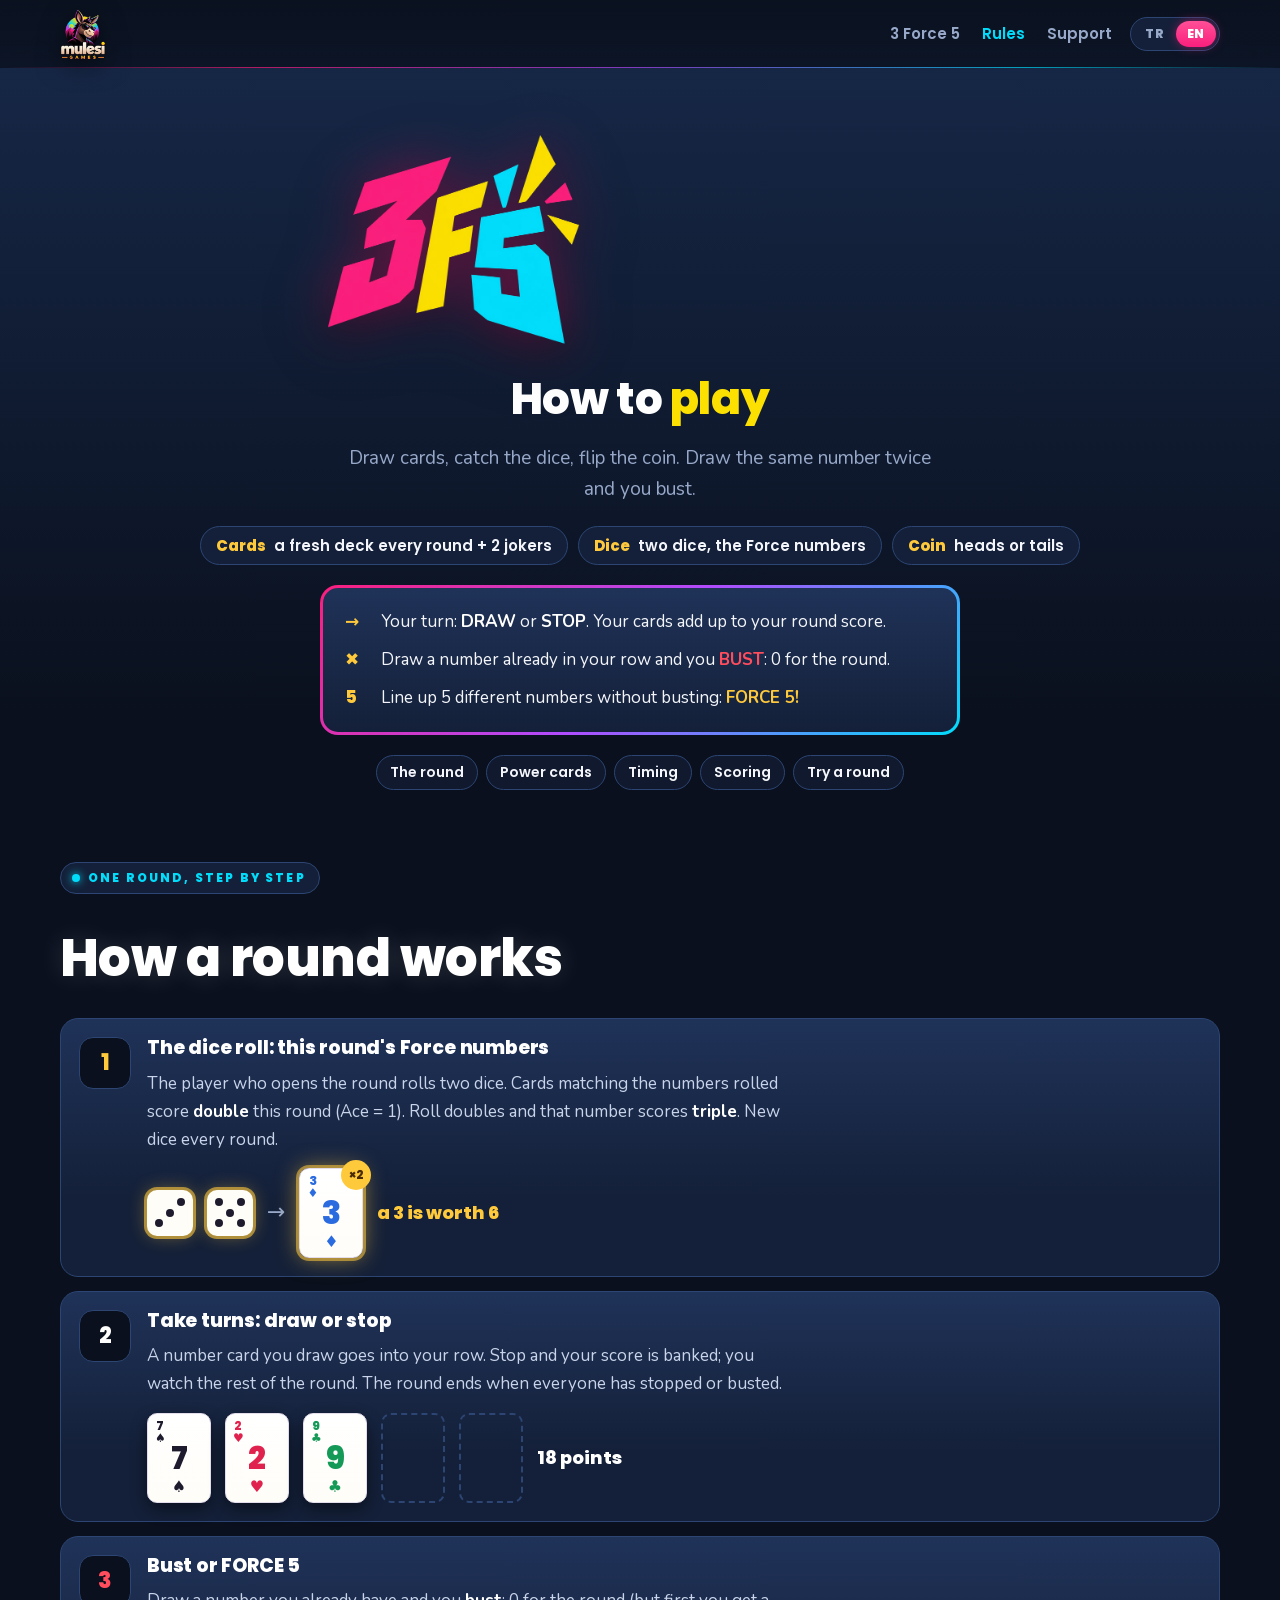
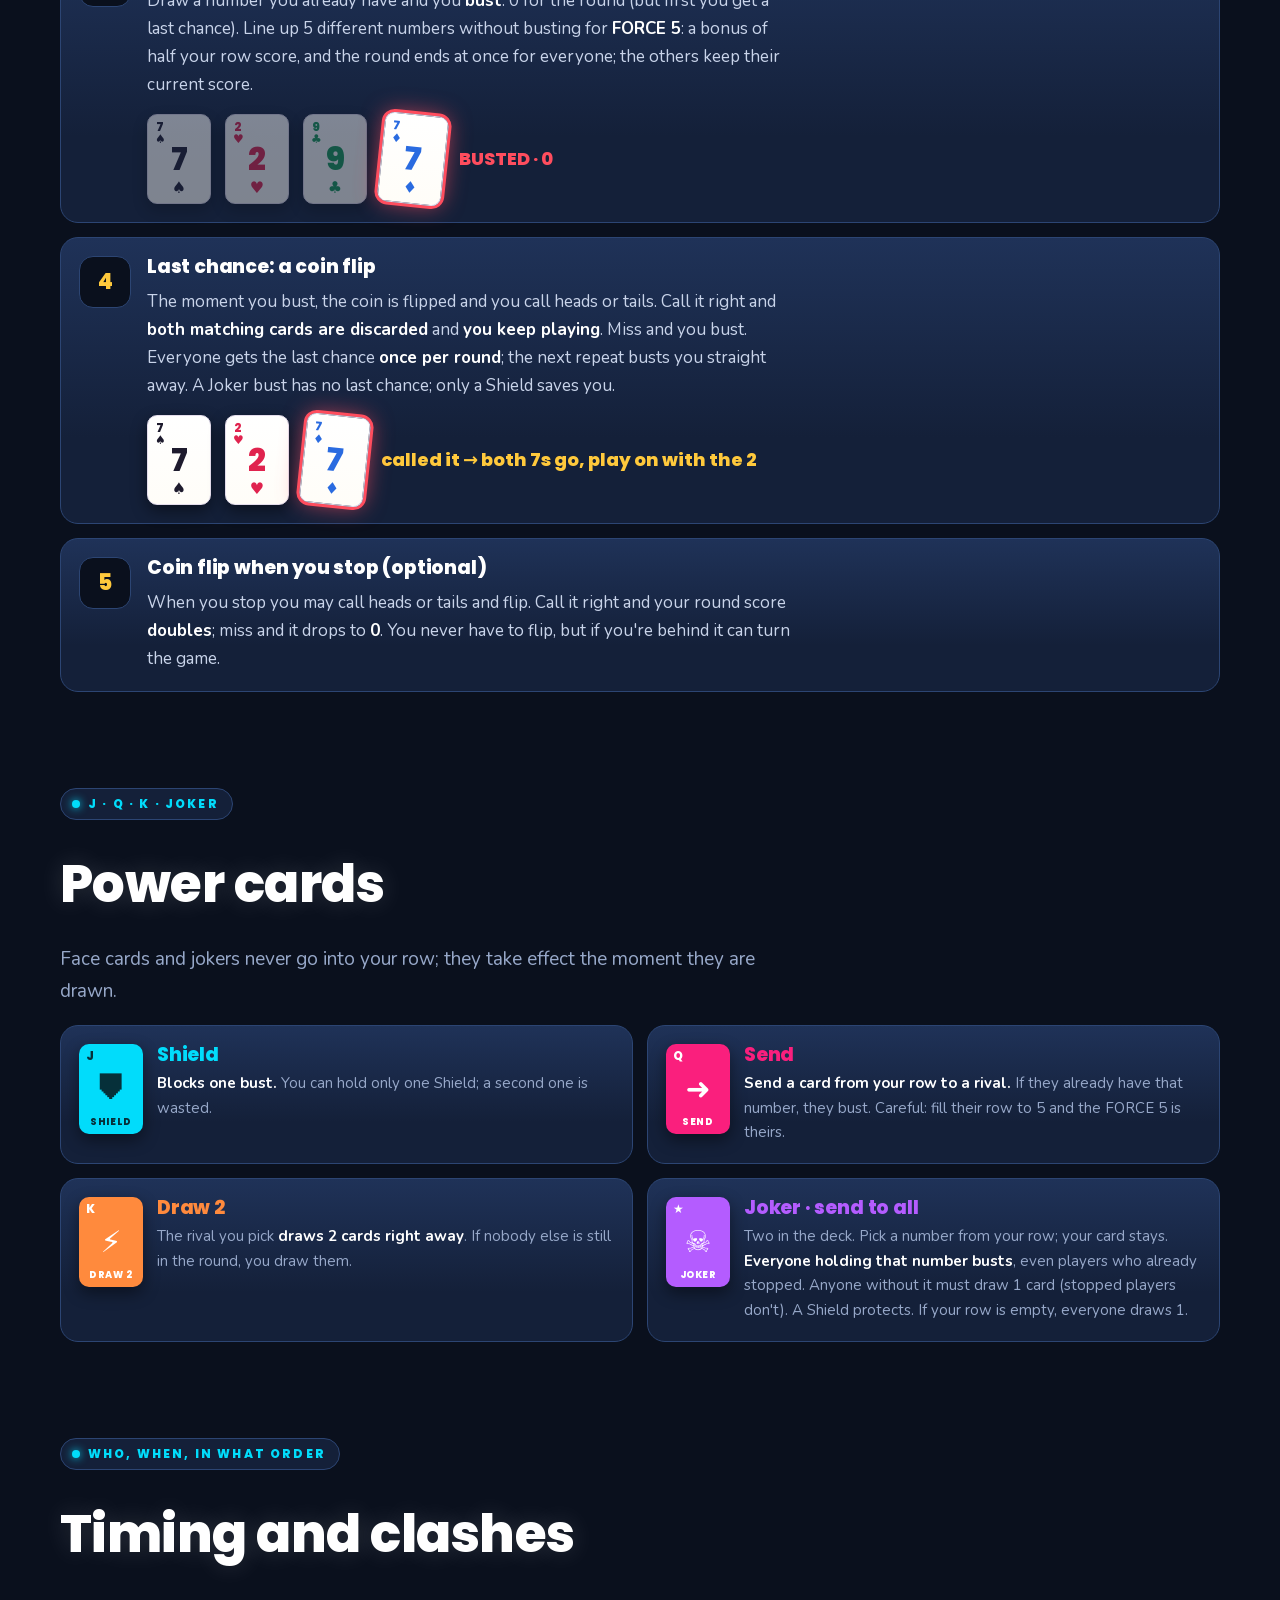
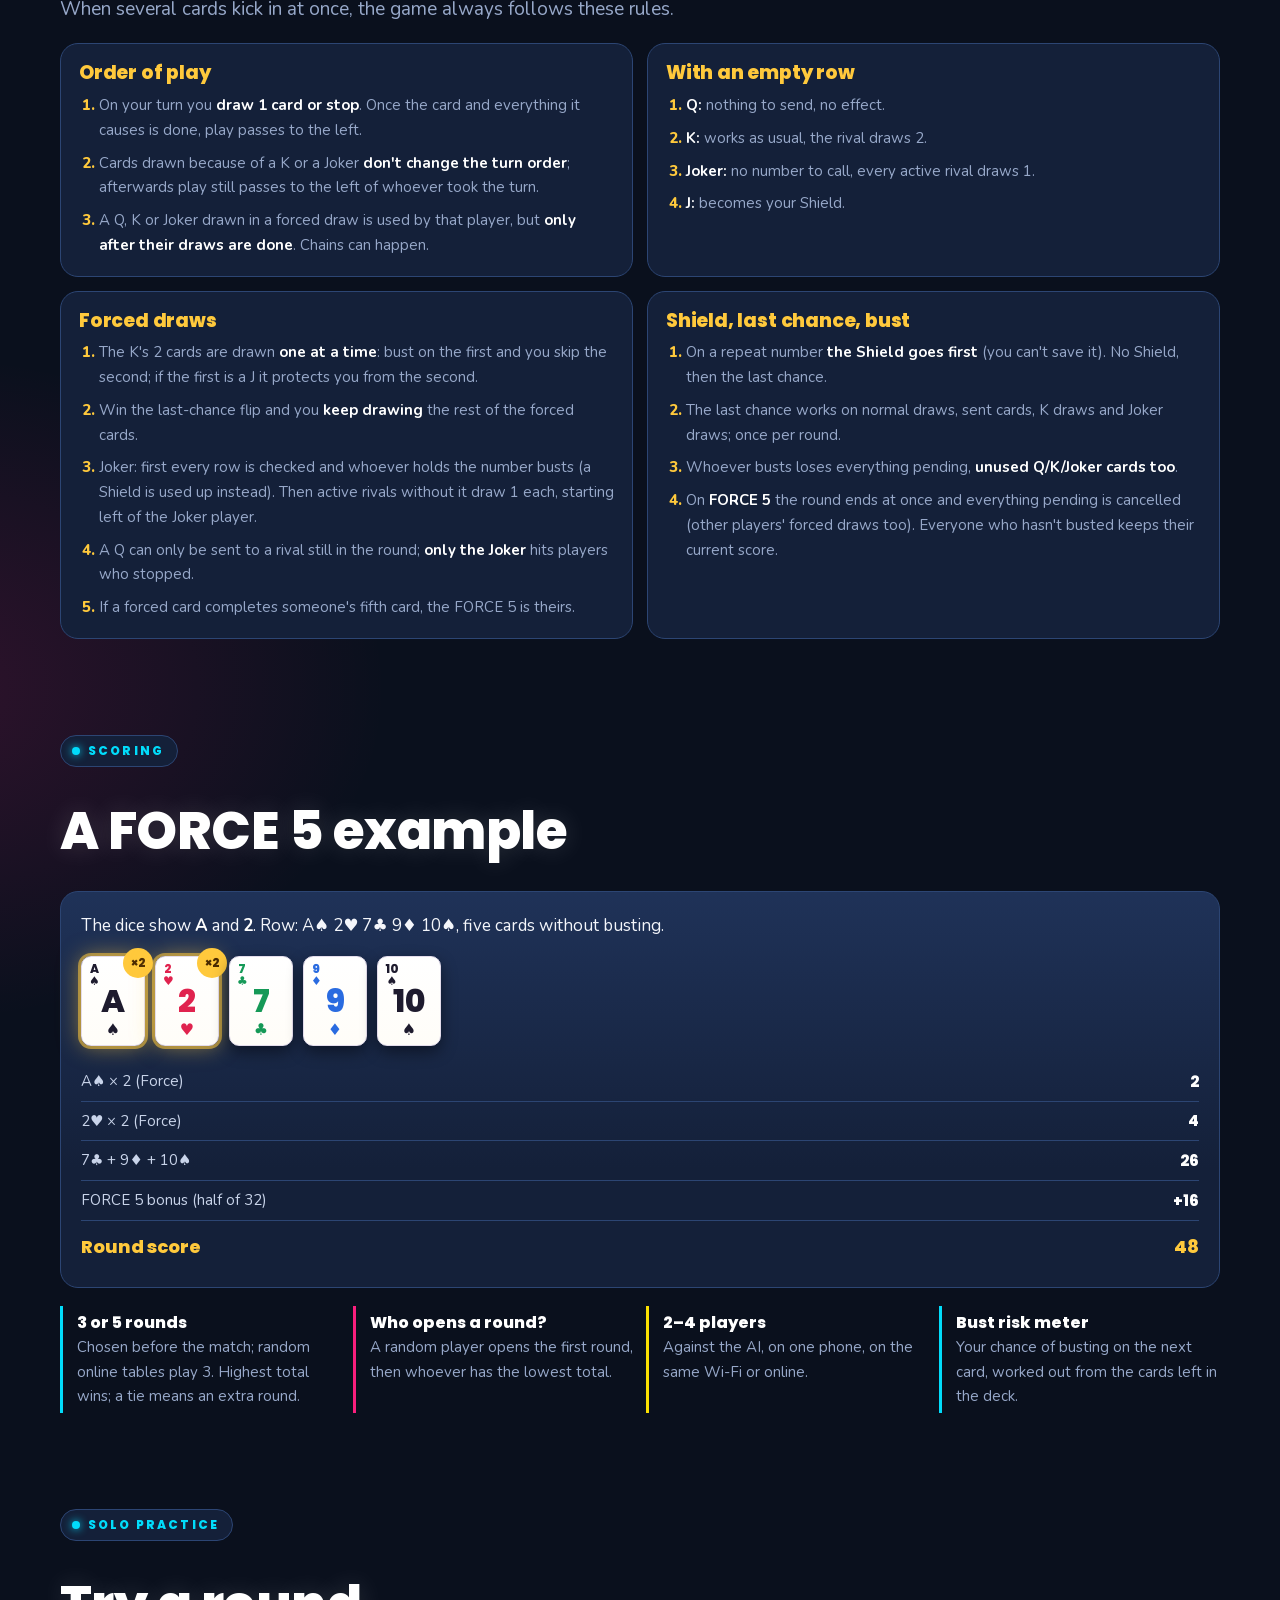
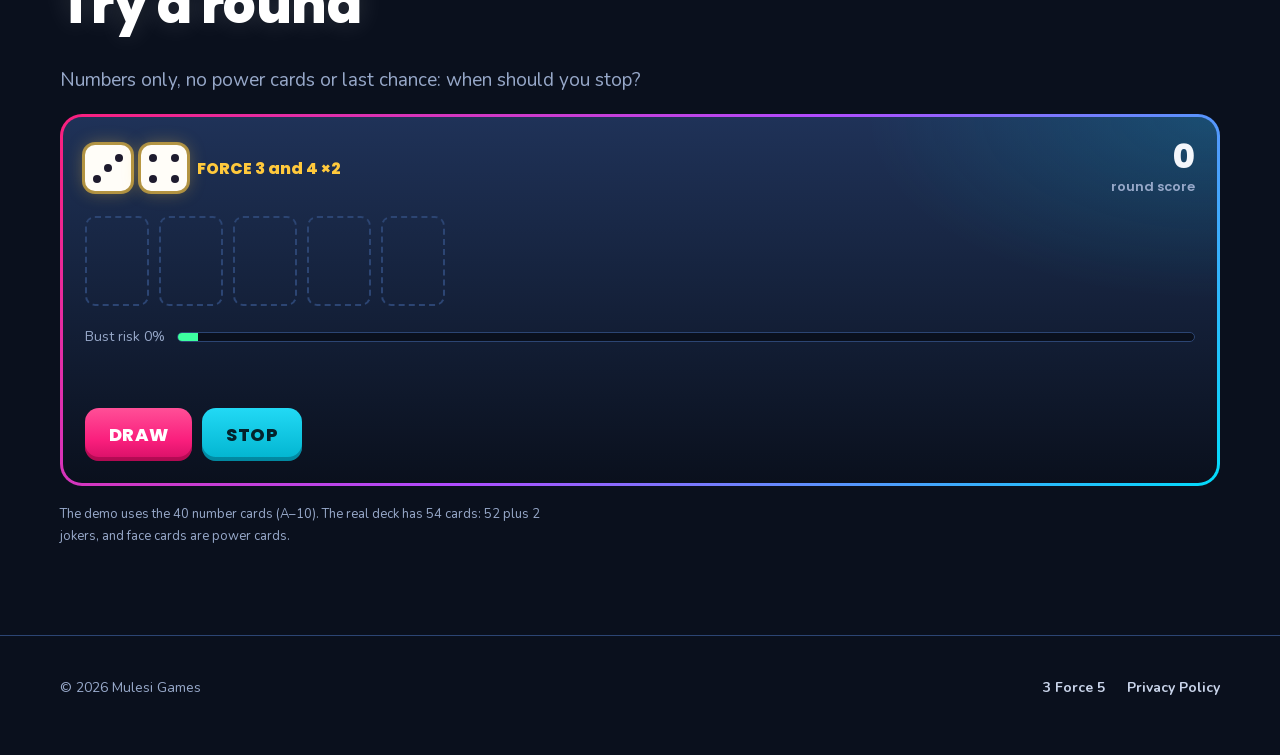
<file: threeforcefive/rules/index.html>
<!doctype html>
<html lang="en" class="lang-en">
<head>
<meta charset="utf-8">
<meta name="viewport" content="width=device-width, initial-scale=1">
<title>Rules · 3 Force 5</title>
<meta name="description" content="How to play 3 Force 5: draw or stop, the dice set the Force numbers, a repeated number busts you, five different cards make FORCE 5. Power cards, last chance and a playable demo round.">
<meta name="theme-color" content="#0a101d">
<meta property="og:title" content="3 Force 5 · Rules">
<meta property="og:description" content="Draw or stop. Same number twice and you bust.">
<meta property="og:image" content="https://mulesigames.com/threeforcefive/img/splash.webp">
<meta property="og:url" content="https://mulesigames.com/threeforcefive/rules/">
<link rel="icon" type="image/png" href="/favicon.png">
<link rel="apple-touch-icon" href="/apple-touch-icon.png">
<link rel="preload" href="/assets/fonts/baloo2-latin.woff2" as="font" type="font/woff2" crossorigin>
<link rel="preload" href="/threeforcefive/fonts/poppins-800.woff" as="font" type="font/woff" crossorigin>
<link rel="stylesheet" href="/assets/site.css?v=5">
<link rel="stylesheet" href="/threeforcefive/f5.css?v=4">
<link rel="stylesheet" href="/threeforcefive/rules/rules.css?v=1">
<script>(function(){var l;try{l=localStorage.getItem("lang")}catch(e){}if(l!=="tr"&&l!=="en")l=(navigator.language||"").toLowerCase().indexOf("tr")===0?"tr":"en";document.documentElement.className="lang-"+l;document.documentElement.lang=l})()</script>
</head>
<body class="f5">

<header class="top">
  <div class="wrap">
    <a class="brand" href="/" aria-label="Mulesi Games">
      <img class="mark" src="/threeforcefive/img/mulesi-logo.webp" alt="" width="46" height="51">
    </a>
    <nav class="nav">
      <a href="/threeforcefive/">3 Force 5</a>
      <a href="/threeforcefive/rules/" aria-current="page"><span data-l="tr">Kurallar</span><span data-l="en">Rules</span></a>
      <a href="/threeforcefive/#support"><span data-l="tr">Destek</span><span data-l="en">Support</span></a>
    </nav>
    <div class="lang" role="group" aria-label="Language"><button data-set="tr">TR</button><button data-set="en">EN</button></div>
  </div>
</header>

<main>

<section class="r-hero">
  <div class="wrap">
    <a href="/threeforcefive/"><img class="logo" src="/threeforcefive/img/logo.webp" alt="3 Force 5" width="640" height="609"></a>
    <h1><span data-l="tr">Nasıl <em>oynanır?</em></span><span data-l="en">How to <em>play</em></span></h1>
    <p class="lead" data-l="tr">Kart çek, zarı yakala, parayı at. Aynı sayı gelirse patlarsın.</p>
    <p class="lead" data-l="en">Draw cards, catch the dice, flip the coin. Draw the same number twice and you bust.</p>
    <div class="r-forces">
      <span class="r-chip"><b><span data-l="tr">Kart</span><span data-l="en">Cards</span></b><span data-l="tr">her tur taze deste + 2 joker</span><span data-l="en">a fresh deck every round + 2 jokers</span></span>
      <span class="r-chip"><b><span data-l="tr">Zar</span><span data-l="en">Dice</span></b><span data-l="tr">iki zar, Force sayıları</span><span data-l="en">two dice, the Force numbers</span></span>
      <span class="r-chip"><b><span data-l="tr">Para</span><span data-l="en">Coin</span></b><span data-l="tr">yazı mı tura mı</span><span data-l="en">heads or tails</span></span>
    </div>
    <div class="r-oneliner">
      <div><span class="k">→</span><span data-l="tr">Sıra sende: <b>ÇEK</b> ya da <b>DUR</b>. Kartların toplamı tur puanın.</span><span data-l="en">Your turn: <b>DRAW</b> or <b>STOP</b>. Your cards add up to your round score.</span></div>
      <div><span class="k">✖</span><span data-l="tr">Dizinde olan bir sayıyı tekrar çekersen <b style="color:var(--r-bad)">PATLARSIN</b>, o turdan 0.</span><span data-l="en">Draw a number already in your row and you <b style="color:var(--r-bad)">BUST</b>: 0 for the round.</span></div>
      <div><span class="k">5</span><span data-l="tr">5 farklı sayıyı patlamadan diz: <b style="color:var(--r-gold)">FORCE 5!</b></span><span data-l="en">Line up 5 different numbers without busting: <b style="color:var(--r-gold)">FORCE 5!</b></span></div>
    </div>
    <nav class="r-toc" aria-label="Contents">
      <a href="#round"><span data-l="tr">Tur</span><span data-l="en">The round</span></a>
      <a href="#powers"><span data-l="tr">Güç kartları</span><span data-l="en">Power cards</span></a>
      <a href="#order"><span data-l="tr">Çakışmalar</span><span data-l="en">Timing</span></a>
      <a href="#score"><span data-l="tr">Puan</span><span data-l="en">Scoring</span></a>
      <a href="#try"><span data-l="tr">Bir tur dene</span><span data-l="en">Try a round</span></a>
    </nav>
  </div>
</section>

<section class="r-sec" id="round">
  <div class="wrap">
    <span class="kicker"><span data-l="tr">Bir tur, sırasıyla</span><span data-l="en">One round, step by step</span></span>
    <h2 class="title"><span data-l="tr">Tur nasıl oynanır</span><span data-l="en">How a round works</span></h2>
    <div class="r-steps">
      <article class="r-step s1">
        <div class="num">1</div>
        <div>
          <h3><span data-l="tr">Zar atılır: bu turun Force sayıları</span><span data-l="en">The dice roll: this round's Force numbers</span></h3>
          <p data-l="tr">Turu açan oyuncu iki zarı atar. Çıkan sayılardaki kartlar o tur <b>2 kat</b> puan eder (As = 1). İki zar aynı gelirse o sayı <b>3 kat</b>. Zarlar her tur değişir.</p>
          <p data-l="en">The player who opens the round rolls two dice. Cards matching the numbers rolled score <b>double</b> this round (Ace = 1). Roll doubles and that number scores <b>triple</b>. New dice every round.</p>
          <div class="r-ex">
            <div class="die" role="img" aria-label="3"><i></i><i></i><i class="on"></i><i></i><i class="on"></i><i></i><i class="on"></i><i></i><i></i></div>
            <div class="die" role="img" aria-label="5"><i class="on"></i><i></i><i class="on"></i><i></i><i class="on"></i><i></i><i class="on"></i><i></i><i class="on"></i></div>
            <span class="r-arrow">→</span>
            <div class="c d x2" data-m="×2"><small>3<br>♦</small>3<span class="s">♦</span></div>
            <span class="r-verdict gold"><span data-l="tr">3 kartı 6 eder</span><span data-l="en">a 3 is worth 6</span></span>
          </div>
        </div>
      </article>
      <article class="r-step s2">
        <div class="num">2</div>
        <div>
          <h3><span data-l="tr">Sırayla: çek ya da dur</span><span data-l="en">Take turns: draw or stop</span></h3>
          <p data-l="tr">Çektiğin sayı kartı dizine eklenir. Durursan puanın kasaya girer ve bu turu izlersin. Herkes durunca ya da patlayınca tur biter.</p>
          <p data-l="en">A number card you draw goes into your row. Stop and your score is banked; you watch the rest of the round. The round ends when everyone has stopped or busted.</p>
          <div class="r-ex">
            <div class="c"><small>7<br>♠</small>7<span class="s">♠</span></div>
            <div class="c h"><small>2<br>♥</small>2<span class="s">♥</span></div>
            <div class="c cl"><small>9<br>♣</small>9<span class="s">♣</span></div>
            <div class="c empty"></div><div class="c empty"></div>
            <span class="r-verdict"><span data-l="tr">18 puan</span><span data-l="en">18 points</span></span>
          </div>
        </div>
      </article>
      <article class="r-step s3">
        <div class="num">3</div>
        <div>
          <h3><span data-l="tr">Patlama ya da FORCE 5</span><span data-l="en">Bust or FORCE 5</span></h3>
          <p data-l="tr">Dizinde zaten olan bir sayıyı ikinci kez çekersen <b>patlarsın</b> ve o turdan 0 alırsın (ama önce son şansın var). 5 farklı sayıyı patlamadan dizersen <b>FORCE 5</b>: dizi puanının yarısı kadar bonus alırsın ve tur herkes için hemen biter, diğerleri o anki puanlarını alır.</p>
          <p data-l="en">Draw a number you already have and you <b>bust</b>: 0 for the round (but first you get a last chance). Line up 5 different numbers without busting for <b>FORCE 5</b>: a bonus of half your row score, and the round ends at once for everyone; the others keep their current score.</p>
          <div class="r-ex">
            <div class="c dim"><small>7<br>♠</small>7<span class="s">♠</span></div>
            <div class="c h dim"><small>2<br>♥</small>2<span class="s">♥</span></div>
            <div class="c cl dim"><small>9<br>♣</small>9<span class="s">♣</span></div>
            <div class="c d bust"><small>7<br>♦</small>7<span class="s">♦</span></div>
            <span class="r-verdict bad"><span data-l="tr">PATLADI · 0</span><span data-l="en">BUSTED · 0</span></span>
          </div>
        </div>
      </article>
      <article class="r-step s4">
        <div class="num">4</div>
        <div>
          <h3><span data-l="tr">Son şans: yazı-tura</span><span data-l="en">Last chance: a coin flip</span></h3>
          <p data-l="tr">Patladığın an para atılır, sen “yazı” ya da “tura” dersin. Bilirsen <b>iki aynı kart da atılır</b> ve <b>oyuna devam edersin</b>. Bilemezsen patlarsın. Son şans her oyuncuya <b>turda bir kez</b>: ikinci aynı sayıda direkt patlarsın. Joker'in patlattığına son şans yok, onu yalnız Kalkan kurtarır.</p>
          <p data-l="en">The moment you bust, the coin is flipped and you call heads or tails. Call it right and <b>both matching cards are discarded</b> and <b>you keep playing</b>. Miss and you bust. Everyone gets the last chance <b>once per round</b>; the next repeat busts you straight away. A Joker bust has no last chance; only a Shield saves you.</p>
          <div class="r-ex">
            <div class="c"><small>7<br>♠</small>7<span class="s">♠</span></div>
            <div class="c h"><small>2<br>♥</small>2<span class="s">♥</span></div>
            <div class="c d bust"><small>7<br>♦</small>7<span class="s">♦</span></div>
            <span class="r-verdict gold"><span data-l="tr">bildi → iki 7 de gider, 2 ile devam</span><span data-l="en">called it → both 7s go, play on with the 2</span></span>
          </div>
        </div>
      </article>
      <article class="r-step s5">
        <div class="num">5</div>
        <div>
          <h3><span data-l="tr">Dururken yazı-tura (isteğe bağlı)</span><span data-l="en">Coin flip when you stop (optional)</span></h3>
          <p data-l="tr">Durduğunda istersen “yazı” ya da “tura” deyip para atarsın. Bilirsen tur puanın <b>ikiye katlanır</b>, bilemezsen <b>0</b> olur. Atmak zorunda değilsin; gerideysen oyunu çevirebilir.</p>
          <p data-l="en">When you stop you may call heads or tails and flip. Call it right and your round score <b>doubles</b>; miss and it drops to <b>0</b>. You never have to flip, but if you're behind it can turn the game.</p>
        </div>
      </article>
    </div>
  </div>
</section>

<section class="r-sec" id="powers">
  <div class="wrap">
    <span class="kicker">J · Q · K · Joker</span>
    <h2 class="title"><span data-l="tr">Güç kartları</span><span data-l="en">Power cards</span></h2>
    <p class="lead" data-l="tr">Resimli kartlar ve jokerler diziye girmez, çekildiği an etkisini gösterir.</p>
    <p class="lead" data-l="en">Face cards and jokers never go into your row; they take effect the moment they are drawn.</p>
    <div class="r-powers">
      <article class="r-power">
        <div class="c p pj"><small>J</small>⛊<span class="lbl"><span data-l="tr">KALKAN</span><span data-l="en">SHIELD</span></span></div>
        <div><h3 class="t-j"><span data-l="tr">Kalkan</span><span data-l="en">Shield</span></h3>
          <p data-l="tr"><b>Bir patlamayı engeller.</b> Elinde en çok bir Kalkan durur; ikincisi boşa gider.</p>
          <p data-l="en"><b>Blocks one bust.</b> You can hold only one Shield; a second one is wasted.</p></div>
      </article>
      <article class="r-power">
        <div class="c p pq"><small>Q</small>➜<span class="lbl"><span data-l="tr">YOLLA</span><span data-l="en">SEND</span></span></div>
        <div><h3 class="t-q"><span data-l="tr">Yolla</span><span data-l="en">Send</span></h3>
          <p data-l="tr">Dizinden <b>bir kartı rakibe at</b>. O sayı rakipte varsa rakip patlar. Dikkat: rakibi 5 karta tamamlarsan FORCE 5 ona gider.</p>
          <p data-l="en"><b>Send a card from your row to a rival.</b> If they already have that number, they bust. Careful: fill their row to 5 and the FORCE 5 is theirs.</p></div>
      </article>
      <article class="r-power">
        <div class="c p pk"><small>K</small>⚡<span class="lbl"><span data-l="tr">ZORLA</span><span data-l="en">DRAW 2</span></span></div>
        <div><h3 class="t-k"><span data-l="tr">Zorla</span><span data-l="en">Draw 2</span></h3>
          <p data-l="tr">Seçtiğin rakip <b>hemen 2 kart çeker</b>. Oyunda başka kimse kalmadıysa sen çekersin.</p>
          <p data-l="en">The rival you pick <b>draws 2 cards right away</b>. If nobody else is still in the round, you draw them.</p></div>
      </article>
      <article class="r-power">
        <div class="c p px"><small>★</small>☠<span class="lbl">JOKER</span></div>
        <div><h3 class="t-x"><span data-l="tr">Joker · herkese yolla</span><span data-l="en">Joker · send to all</span></h3>
          <p data-l="tr">Destede 2 tane. Dizinden bir sayı seç, kart sende kalır. O sayı <b>kimde varsa patlar</b>, kasaya atıp durmuş olsa bile. Kimde yoksa zorla 1 kart çeker (durmuş olan çekmez). Kalkan korur. Dizin boşsa herkes 1 kart çeker.</p>
          <p data-l="en">Two in the deck. Pick a number from your row; your card stays. <b>Everyone holding that number busts</b>, even players who already stopped. Anyone without it must draw 1 card (stopped players don't). A Shield protects. If your row is empty, everyone draws 1.</p></div>
      </article>
    </div>
  </div>
</section>

<section class="r-sec" id="order">
  <div class="wrap">
    <span class="kicker"><span data-l="tr">Kim, ne zaman, hangi sırayla</span><span data-l="en">Who, when, in what order</span></span>
    <h2 class="title"><span data-l="tr">Çakışmalar ve işlem sırası</span><span data-l="en">Timing and clashes</span></h2>
    <p class="lead" data-l="tr">Birden çok kart aynı anda devreye girince oyun hep bu kurallara göre ilerler.</p>
    <p class="lead" data-l="en">When several cards kick in at once, the game always follows these rules.</p>
    <div class="r-clashes">
      <article class="r-clash">
        <h3><span data-l="tr">İşlem sırası</span><span data-l="en">Order of play</span></h3>
        <ol data-l="tr">
          <li>Sıra sende: <b>1 kart çekersin ya da durursun</b>. Kart ve yol açtığı her şey bitince sıra soldaki oyuncuya geçer.</li>
          <li>K ya da Joker yüzünden çekilen kartlar <b>sırayı değiştirmez</b>; çekişler bitince sıra yine turu oynayanın solundakine geçer.</li>
          <li>Zorunlu çekişte gelen Q, K ya da Joker'i o oyuncu kullanır, ama <b>çekişleri bittikten sonra</b>. Zincir olabilir.</li>
        </ol>
        <ol data-l="en">
          <li>On your turn you <b>draw 1 card or stop</b>. Once the card and everything it causes is done, play passes to the left.</li>
          <li>Cards drawn because of a K or a Joker <b>don't change the turn order</b>; afterwards play still passes to the left of whoever took the turn.</li>
          <li>A Q, K or Joker drawn in a forced draw is used by that player, but <b>only after their draws are done</b>. Chains can happen.</li>
        </ol>
      </article>
      <article class="r-clash">
        <h3><span data-l="tr">Dizin boşken</span><span data-l="en">With an empty row</span></h3>
        <ol data-l="tr">
          <li><b>Q:</b> yollayacak kart yok, etkisiz.</li>
          <li><b>K:</b> normal çalışır, rakip 2 kart çeker.</li>
          <li><b>Joker:</b> sayı söyleyemezsin, bütün aktif rakipler 1'er kart çeker.</li>
          <li><b>J:</b> Kalkan olur.</li>
        </ol>
        <ol data-l="en">
          <li><b>Q:</b> nothing to send, no effect.</li>
          <li><b>K:</b> works as usual, the rival draws 2.</li>
          <li><b>Joker:</b> no number to call, every active rival draws 1.</li>
          <li><b>J:</b> becomes your Shield.</li>
        </ol>
      </article>
      <article class="r-clash">
        <h3><span data-l="tr">Zorla çekilen kartlar</span><span data-l="en">Forced draws</span></h3>
        <ol data-l="tr">
          <li>K'nin 2 kartı <b>sırayla</b> çekilir: ilkinde patlayan ikinciyi çekmez; ilki J ise ikinciye karşı korur.</li>
          <li>Son şansı bilen, kalan zorunlu kartları <b>çekmeye devam eder</b>.</li>
          <li>Joker: önce herkesin dizisine bakılır, sayı kimde varsa patlar (Kalkanı olanın Kalkanı gider). Sonra sayısı olmayan aktif rakipler, Joker'i atanın solundan başlayarak 1'er kart çeker.</li>
          <li>Q yalnız oyundaki rakibe yollanır; durmuş oyuncuyu <b>yalnız Joker</b> vurur.</li>
          <li>Zorla gelen kart 5. kartı tamamlarsa FORCE 5 o oyuncunun olur.</li>
        </ol>
        <ol data-l="en">
          <li>The K's 2 cards are drawn <b>one at a time</b>: bust on the first and you skip the second; if the first is a J it protects you from the second.</li>
          <li>Win the last-chance flip and you <b>keep drawing</b> the rest of the forced cards.</li>
          <li>Joker: first every row is checked and whoever holds the number busts (a Shield is used up instead). Then active rivals without it draw 1 each, starting left of the Joker player.</li>
          <li>A Q can only be sent to a rival still in the round; <b>only the Joker</b> hits players who stopped.</li>
          <li>If a forced card completes someone's fifth card, the FORCE 5 is theirs.</li>
        </ol>
      </article>
      <article class="r-clash">
        <h3><span data-l="tr">Kalkan, son şans, patlama</span><span data-l="en">Shield, last chance, bust</span></h3>
        <ol data-l="tr">
          <li>Aynı sayı gelince <b>önce Kalkan</b> kullanılır (saklanamaz). Kalkan yoksa son şans gelir.</li>
          <li>Son şans normal çekişte, yollanan kartta, K'de ve Joker'in çektirdiği kartta geçerli; turda bir kez.</li>
          <li>Patlayanın bekleyen her şeyi yanar, <b>kullanılmamış Q/K/Joker'i de</b>.</li>
          <li><b>FORCE 5</b> olunca tur anında biter, bekleyen her şey (başkalarının zorunlu çekişleri dahil) iptal olur. Patlamamış herkes o anki puanını alır.</li>
        </ol>
        <ol data-l="en">
          <li>On a repeat number <b>the Shield goes first</b> (you can't save it). No Shield, then the last chance.</li>
          <li>The last chance works on normal draws, sent cards, K draws and Joker draws; once per round.</li>
          <li>Whoever busts loses everything pending, <b>unused Q/K/Joker cards too</b>.</li>
          <li>On <b>FORCE 5</b> the round ends at once and everything pending is cancelled (other players' forced draws too). Everyone who hasn't busted keeps their current score.</li>
        </ol>
      </article>
    </div>
  </div>
</section>

<section class="r-sec" id="score">
  <div class="wrap">
    <span class="kicker"><span data-l="tr">Puan</span><span data-l="en">Scoring</span></span>
    <h2 class="title"><span data-l="tr">Bir FORCE 5 örneği</span><span data-l="en">A FORCE 5 example</span></h2>
    <div class="r-calc">
      <p data-l="tr">Zarlar <b>A</b> ve <b>2</b> geldi. Dizi: A♠ 2♥ 7♣ 9♦ 10♠, patlamadan beş kart.</p>
      <p data-l="en">The dice show <b>A</b> and <b>2</b>. Row: A♠ 2♥ 7♣ 9♦ 10♠, five cards without busting.</p>
      <div class="r-row" aria-hidden="true">
        <div class="c x2" data-m="×2"><small>A<br>♠</small>A<span class="s">♠</span></div>
        <div class="c h x2" data-m="×2"><small>2<br>♥</small>2<span class="s">♥</span></div>
        <div class="c cl"><small>7<br>♣</small>7<span class="s">♣</span></div>
        <div class="c d"><small>9<br>♦</small>9<span class="s">♦</span></div>
        <div class="c"><small>10<br>♠</small>10<span class="s">♠</span></div>
      </div>
      <table>
        <tr><td>A♠ × 2 (Force)</td><td>2</td></tr>
        <tr><td>2♥ × 2 (Force)</td><td>4</td></tr>
        <tr><td>7♣ + 9♦ + 10♠</td><td>26</td></tr>
        <tr><td><span data-l="tr">FORCE 5 bonusu (32'nin yarısı)</span><span data-l="en">FORCE 5 bonus (half of 32)</span></td><td>+16</td></tr>
        <tr class="total"><td><span data-l="tr">Tur puanı</span><span data-l="en">Round score</span></td><td>48</td></tr>
      </table>
    </div>
    <div class="r-facts">
      <div class="r-fact"><b><span data-l="tr">3 ya da 5 tur</span><span data-l="en">3 or 5 rounds</span></b><span data-l="tr">Maçtan önce seçilir; rastgele online masalar 3 tur. En yüksek toplam kazanır, eşitlikte uzatma turu oynanır.</span><span data-l="en">Chosen before the match; random online tables play 3. Highest total wins; a tie means an extra round.</span></div>
      <div class="r-fact"><b><span data-l="tr">Turu kim açar?</span><span data-l="en">Who opens a round?</span></b><span data-l="tr">İlk turu rastgele biri, sonrakileri toplamı en düşük olan.</span><span data-l="en">A random player opens the first round, then whoever has the lowest total.</span></div>
      <div class="r-fact"><b><span data-l="tr">2–4 oyuncu</span><span data-l="en">2–4 players</span></b><span data-l="tr">Yapay zekâya karşı, aynı telefonda, aynı Wi-Fi'da ya da online.</span><span data-l="en">Against the AI, on one phone, on the same Wi-Fi or online.</span></div>
      <div class="r-fact"><b><span data-l="tr">Risk göstergesi</span><span data-l="en">Bust risk meter</span></b><span data-l="tr">Sıradaki kartla patlama olasılığı, destede kalan kartlardan hesaplanır.</span><span data-l="en">Your chance of busting on the next card, worked out from the cards left in the deck.</span></div>
    </div>
  </div>
</section>

<section class="r-sec" id="try">
  <div class="wrap">
    <span class="kicker"><span data-l="tr">Tek kişilik deneme</span><span data-l="en">Solo practice</span></span>
    <h2 class="title"><span data-l="tr">Bir tur dene</span><span data-l="en">Try a round</span></h2>
    <p class="lead" data-l="tr">Güç kartları ve son şans olmadan, yalnız sayılarla: ne zaman durmalısın?</p>
    <p class="lead" data-l="en">Numbers only, no power cards or last chance: when should you stop?</p>
    <div class="r-play">
      <div class="r-playhead">
        <div class="r-forcebox"><span id="dA" class="die" aria-hidden="true"></span><span id="dB" class="die" aria-hidden="true"></span><span id="ftext"></span></div>
        <div class="r-score"><span id="pts">0</span><small><span data-l="tr">tur puanı</span><span data-l="en">round score</span></small></div>
      </div>
      <div class="r-slots" id="slots" aria-live="polite"></div>
      <div class="r-risk"><span id="risktext"></span><span class="r-bar"><i id="riskbar"></i></span></div>
      <div class="r-status" id="status" aria-live="polite"></div>
      <div class="r-btns">
        <button id="draw" type="button"><span data-l="tr">ÇEK</span><span data-l="en">DRAW</span></button>
        <button id="stop" type="button" class="alt"><span data-l="tr">DUR</span><span data-l="en">STOP</span></button>
        <button id="coin" type="button" class="gold" hidden><span data-l="tr">Yazı-tura: ×2 ya da 0</span><span data-l="en">Flip: ×2 or 0</span></button>
        <button id="again" type="button" class="ghost" hidden><span data-l="tr">Yeni tur</span><span data-l="en">New round</span></button>
      </div>
    </div>
    <p class="r-note" data-l="tr">Deneme 40 sayı kartıyla oynanır (A–10). Oyunda deste 54 kart: 52 kart ve 2 joker; resimli kartlar güç kartıdır.</p>
    <p class="r-note" data-l="en">The demo uses the 40 number cards (A–10). The real deck has 54 cards: 52 plus 2 jokers, and face cards are power cards.</p>
  </div>
</section>

</main>

<footer>
  <div class="wrap">
    <span>© <span data-year>2026</span> Mulesi Games</span>
    <div class="links">
      <a href="/threeforcefive/">3 Force 5</a>
      <a href="/threeforcefive/privacy/"><span data-l="tr">Gizlilik Politikası</span><span data-l="en">Privacy Policy</span></a>
    </div>
  </div>
</footer>

<script src="/assets/site.js?v=4" defer></script>
<script>
// Demo round: number cards only (A-10 in four suits), two Force dice, draw/stop, optional coin flip on stop.
(function () {
  var PIPS = { 1: [4], 2: [2, 6], 3: [2, 4, 6], 4: [0, 2, 6, 8], 5: [0, 2, 4, 6, 8], 6: [0, 2, 3, 5, 6, 8] };
  var SUITS = [["♠", ""], ["♥", "h"], ["♦", "d"], ["♣", "cl"]];
  var $ = function (id) { return document.getElementById(id); };
  var t = function (tr, en) { return '<span data-l="tr">' + tr + '</span><span data-l="en">' + en + "</span>"; };
  var deck, row, a, b, over;

  function die(el, n) {
    el.innerHTML = "";
    for (var i = 0; i < 9; i++) { var p = document.createElement("i"); if (PIPS[n].indexOf(i) >= 0) p.className = "on"; el.appendChild(p); }
  }
  function rankText(r) { return r === 1 ? "A" : String(r); }
  function mult(r) { return r === a && r === b ? 3 : r === a || r === b ? 2 : 1; }
  function score() { return row.reduce(function (s, c) { return s + c.r * mult(c.r); }, 0); }
  function bonus() { return Math.ceil(score() / 2); }

  function cardEl(c, extra) {
    var d = document.createElement("div"), m = mult(c.r);
    d.className = "c flip " + SUITS[c.s][1] + (m > 1 ? " x2" : "") + (extra ? " " + extra : "");
    if (m > 1) d.setAttribute("data-m", "×" + m);
    d.innerHTML = "<small>" + rankText(c.r) + "<br>" + SUITS[c.s][0] + "</small>" + rankText(c.r) + '<span class="s">' + SUITS[c.s][0] + "</span>";
    return d;
  }

  function render(bustCard) {
    var slots = $("slots");
    slots.innerHTML = "";
    row.forEach(function (c) { slots.appendChild(cardEl(c, bustCard ? "dim" : "")); });
    if (bustCard) slots.appendChild(cardEl(bustCard, "bust"));
    for (var i = row.length + (bustCard ? 1 : 0); i < 5; i++) { var e = document.createElement("div"); e.className = "c empty"; slots.appendChild(e); }
    $("pts").textContent = bustCard ? 0 : score() + (row.length === 5 ? bonus() : 0);
    var risk = over ? 0 : deck.filter(function (c) { return row.some(function (x) { return x.r === c.r; }); }).length / deck.length;
    var pct = Math.round(risk * 100);
    $("risktext").innerHTML = t("Patlama riski %" + pct, "Bust risk " + pct + "%");
    var bar = $("riskbar");
    bar.style.width = Math.max(2, risk * 100) + "%";
    bar.style.background = risk < 0.2 ? "var(--r-good)" : risk < 0.4 ? "var(--r-gold)" : "var(--r-bad)";
  }

  function say(html, cls) { $("status").innerHTML = '<span class="r-verdict ' + (cls || "") + '">' + html + "</span>"; }

  function finish(html, cls, canCoin) {
    over = true;
    say(html, cls);
    $("draw").disabled = $("stop").disabled = true;
    $("coin").hidden = !canCoin;
    $("again").hidden = false;
    render();
  }

  function newRound() {
    deck = [];
    for (var s = 0; s < 4; s++) for (var r = 1; r <= 10; r++) deck.push({ r: r, s: s });
    row = []; over = false;
    a = 1 + Math.floor(Math.random() * 6); b = 1 + Math.floor(Math.random() * 6);
    die($("dA"), a); die($("dB"), b);
    $("ftext").innerHTML = a === b
      ? t("FORCE " + rankText(a) + "'ler ×3", "FORCE " + rankText(a) + "s ×3")
      : t("FORCE " + rankText(a) + " ve " + rankText(b) + " ×2", "FORCE " + rankText(a) + " and " + rankText(b) + " ×2");
    $("status").innerHTML = "";
    $("draw").disabled = $("stop").disabled = false;
    $("coin").hidden = $("again").hidden = true;
    render();
  }

  $("draw").addEventListener("click", function () {
    if (over) return;
    var c = deck.splice(Math.floor(Math.random() * deck.length), 1)[0];
    if (row.some(function (x) { return x.r === c.r; })) {
      over = true;
      render(c);
      var n = rankText(c.r);
      say(t("PATLADI! Dizinde zaten " + n + " vardı · 0 puan", "BUSTED! You already had a " + n + " · 0 points"), "bad");
      $("draw").disabled = $("stop").disabled = true;
      $("again").hidden = false;
      return;
    }
    row.push(c);
    if (row.length === 5) {
      var tot = score() + bonus();
      finish(t("FORCE 5! +" + bonus() + " bonus · " + tot + " puan", "FORCE 5! +" + bonus() + " bonus · " + tot + " points"), "gold", false);
      return;
    }
    render();
  });
  $("stop").addEventListener("click", function () {
    if (over) return;
    var s = score();
    finish(t("Durdun · " + s + " puan kasada", "You stopped · " + s + " points banked"), "", s > 0);
  });
  $("coin").addEventListener("click", function () {
    var win = Math.random() < 0.5, s = score();
    $("coin").hidden = true;
    if (win) say(t("Bildin! " + s + " → " + s * 2, "Called it! " + s + " → " + s * 2), "gold");
    else say(t("Bilemedin… " + s + " → 0", "Missed… " + s + " → 0"), "bad");
    $("pts").textContent = win ? s * 2 : 0;
  });
  $("again").addEventListener("click", newRound);
  newRound();
})();
</script>
</body>
</html>
</file>
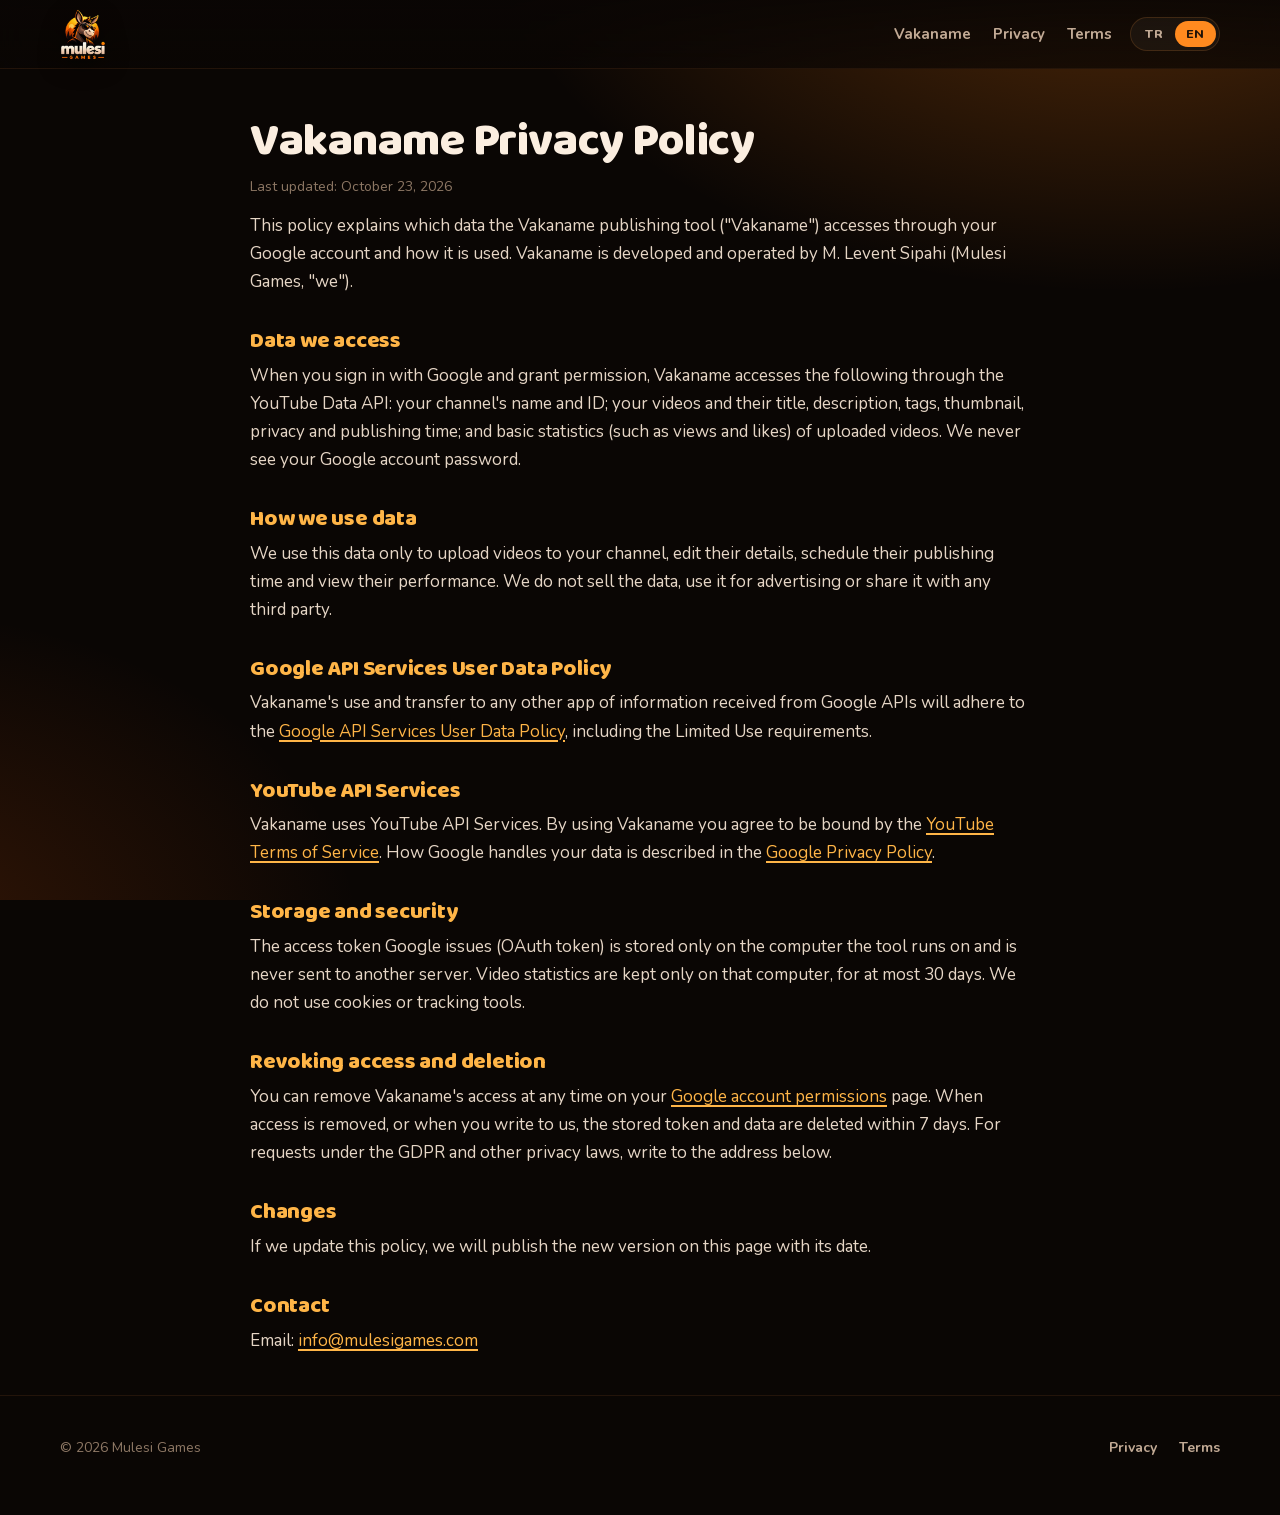
<file: vakaname/privacy/index.html>
<!doctype html>
<html lang="en" class="lang-en">
<head>
<meta charset="utf-8">
<meta name="viewport" content="width=device-width, initial-scale=1">
<title>Privacy Policy · Vakaname</title>
<meta name="robots" content="noindex">
<meta name="description" content="Privacy policy of the Vakaname publishing tool.">
<meta name="theme-color" content="#0a0604">
<link rel="icon" type="image/png" href="/favicon.png">
<link rel="apple-touch-icon" href="/apple-touch-icon.png">
<link rel="preload" href="/assets/fonts/baloo2-latin.woff2" as="font" type="font/woff2" crossorigin>
<link rel="stylesheet" href="/assets/site.css?v=6">
<script>(function(){var l;try{l=localStorage.getItem("lang")}catch(e){}if(l!=="tr"&&l!=="en")l=(navigator.language||"").toLowerCase().indexOf("tr")===0?"tr":"en";document.documentElement.className="lang-"+l;document.documentElement.lang=l})()</script>
</head>
<body>

<header class="top">
  <div class="wrap">
    <a class="brand" href="/" aria-label="Mulesi Games">
      <img class="mark" src="/assets/img/mulesi-logo.webp" alt="" width="46" height="51">
    </a>
    <nav class="nav">
      <a href="/vakaname/">Vakaname</a>
      <a href="/vakaname/privacy/"><span data-l="tr">Gizlilik</span><span data-l="en">Privacy</span></a>
      <a href="/vakaname/terms/"><span data-l="tr">Şartlar</span><span data-l="en">Terms</span></a>
    </nav>
    <div class="lang" role="group" aria-label="Language"><button data-set="tr">TR</button><button data-set="en">EN</button></div>
  </div>
</header>

<main class="wrap legal">

<article data-l="tr">
<h1>Vakaname Gizlilik Politikası</h1>
<p class="muted">Son güncelleme: 23 Ekim 2026</p>

<p>Bu politika, Vakaname yayın aracının ("Vakaname") Google hesabınız aracılığıyla hangi verilere eriştiğini ve bunları nasıl kullandığını açıklar. Vakaname'yi M. Levent Sipahi (Mulesi Games, "biz") geliştirir ve işletir.</p>

<h2>Eriştiğimiz veriler</h2>
<p>Google ile oturum açıp izin verdiğinizde Vakaname, YouTube Data API üzerinden şunlara erişir: kanalınızın adı ve kimliği; videolarınız ve bunların başlık, açıklama, etiket, kapak görseli, gizlilik ve yayın zamanı bilgileri; yüklenen videoların temel istatistikleri (izlenme, beğeni gibi). Google hesap şifrenizi hiçbir zaman görmeyiz.</p>

<h2>Verileri nasıl kullanırız</h2>
<p>Bu verileri yalnızca videoları kanalınıza yüklemek, bilgilerini düzenlemek, yayın zamanını ayarlamak ve videoların performansını görmek için kullanırız. Verileri satmayız, reklam için kullanmayız ve hiçbir üçüncü tarafla paylaşmayız.</p>

<h2>Google API Hizmetleri Kullanıcı Verileri Politikası</h2>
<p>Vakaname'nin Google API'lerinden aldığı bilgileri kullanması ve başka bir uygulamaya aktarması, Sınırlı Kullanım (Limited Use) koşulları dahil <a href="https://developers.google.com/terms/api-services-user-data-policy">Google API Hizmetleri Kullanıcı Verileri Politikası</a>'na uyar.</p>

<h2>YouTube API Hizmetleri</h2>
<p>Vakaname YouTube API Hizmetlerini kullanır. Vakaname'yi kullanarak <a href="https://www.youtube.com/t/terms">YouTube Hizmet Şartları</a>'nı kabul etmiş olursunuz. Google'ın verilerinizi nasıl işlediği <a href="https://policies.google.com/privacy">Google Gizlilik Politikası</a>'nda açıklanır.</p>

<h2>Saklama ve güvenlik</h2>
<p>Google'ın verdiği erişim anahtarı (OAuth token) yalnızca aracın çalıştığı bilgisayarda saklanır ve başka bir sunucuya gönderilmez. Video istatistikleri yalnızca o bilgisayarda, en fazla 30 gün tutulur. Çerez veya izleme aracı kullanmayız.</p>

<h2>Erişimi geri alma ve silme</h2>
<p>Vakaname'nin erişimini istediğiniz zaman <a href="https://myaccount.google.com/permissions">Google hesabı izinleri</a> sayfasından kaldırabilirsiniz. Erişim kaldırıldığında ya da bize yazdığınızda saklanan anahtar ve veriler 7 gün içinde silinir. KVKK ve GDPR kapsamındaki talepleriniz için aşağıdaki adrese yazabilirsiniz.</p>

<h2>Değişiklikler</h2>
<p>Bu politikayı güncellersek yeni sürümü bu sayfada, tarihiyle birlikte yayınlarız.</p>

<h2>İletişim</h2>
<!--email_off--><p>E-posta: <a href="mailto:info@mulesigames.com">info@mulesigames.com</a></p><!--/email_off-->
</article>

<article data-l="en">
<h1>Vakaname Privacy Policy</h1>
<p class="muted">Last updated: October 23, 2026</p>

<p>This policy explains which data the Vakaname publishing tool ("Vakaname") accesses through your Google account and how it is used. Vakaname is developed and operated by M. Levent Sipahi (Mulesi Games, "we").</p>

<h2>Data we access</h2>
<p>When you sign in with Google and grant permission, Vakaname accesses the following through the YouTube Data API: your channel's name and ID; your videos and their title, description, tags, thumbnail, privacy and publishing time; and basic statistics (such as views and likes) of uploaded videos. We never see your Google account password.</p>

<h2>How we use data</h2>
<p>We use this data only to upload videos to your channel, edit their details, schedule their publishing time and view their performance. We do not sell the data, use it for advertising or share it with any third party.</p>

<h2>Google API Services User Data Policy</h2>
<p>Vakaname's use and transfer to any other app of information received from Google APIs will adhere to the <a href="https://developers.google.com/terms/api-services-user-data-policy">Google API Services User Data Policy</a>, including the Limited Use requirements.</p>

<h2>YouTube API Services</h2>
<p>Vakaname uses YouTube API Services. By using Vakaname you agree to be bound by the <a href="https://www.youtube.com/t/terms">YouTube Terms of Service</a>. How Google handles your data is described in the <a href="https://policies.google.com/privacy">Google Privacy Policy</a>.</p>

<h2>Storage and security</h2>
<p>The access token Google issues (OAuth token) is stored only on the computer the tool runs on and is never sent to another server. Video statistics are kept only on that computer, for at most 30 days. We do not use cookies or tracking tools.</p>

<h2>Revoking access and deletion</h2>
<p>You can remove Vakaname's access at any time on your <a href="https://myaccount.google.com/permissions">Google account permissions</a> page. When access is removed, or when you write to us, the stored token and data are deleted within 7 days. For requests under the GDPR and other privacy laws, write to the address below.</p>

<h2>Changes</h2>
<p>If we update this policy, we will publish the new version on this page with its date.</p>

<h2>Contact</h2>
<!--email_off--><p>Email: <a href="mailto:info@mulesigames.com">info@mulesigames.com</a></p><!--/email_off-->
</article>

</main>

<footer>
  <div class="wrap">
    <span>© <span data-year>2026</span> Mulesi Games</span>
    <div class="links">
      <a href="/vakaname/privacy/"><span data-l="tr">Gizlilik</span><span data-l="en">Privacy</span></a>
      <a href="/vakaname/terms/"><span data-l="tr">Şartlar</span><span data-l="en">Terms</span></a>
    </div>
  </div>
</footer>

<script src="/assets/site.js?v=4" defer></script>
</body>
</html>
</file>
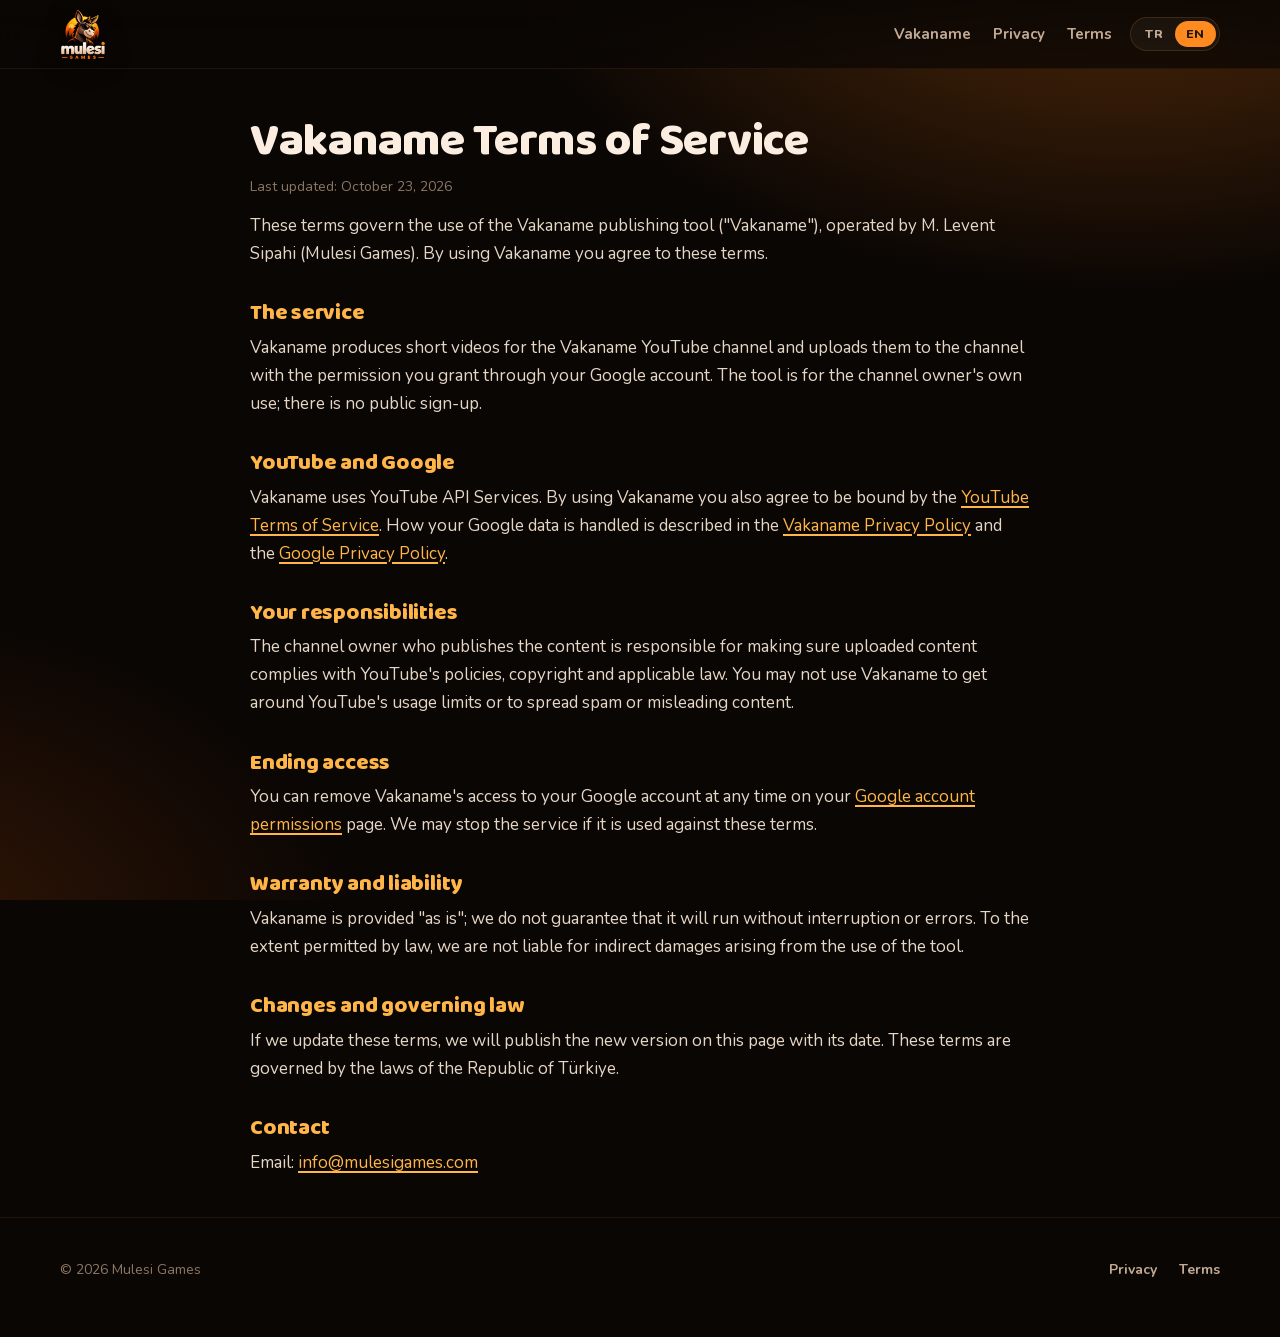
<file: vakaname/terms/index.html>
<!doctype html>
<html lang="en" class="lang-en">
<head>
<meta charset="utf-8">
<meta name="viewport" content="width=device-width, initial-scale=1">
<title>Terms of Service · Vakaname</title>
<meta name="robots" content="noindex">
<meta name="description" content="Terms of service of the Vakaname publishing tool.">
<meta name="theme-color" content="#0a0604">
<link rel="icon" type="image/png" href="/favicon.png">
<link rel="apple-touch-icon" href="/apple-touch-icon.png">
<link rel="preload" href="/assets/fonts/baloo2-latin.woff2" as="font" type="font/woff2" crossorigin>
<link rel="stylesheet" href="/assets/site.css?v=6">
<script>(function(){var l;try{l=localStorage.getItem("lang")}catch(e){}if(l!=="tr"&&l!=="en")l=(navigator.language||"").toLowerCase().indexOf("tr")===0?"tr":"en";document.documentElement.className="lang-"+l;document.documentElement.lang=l})()</script>
</head>
<body>

<header class="top">
  <div class="wrap">
    <a class="brand" href="/" aria-label="Mulesi Games">
      <img class="mark" src="/assets/img/mulesi-logo.webp" alt="" width="46" height="51">
    </a>
    <nav class="nav">
      <a href="/vakaname/">Vakaname</a>
      <a href="/vakaname/privacy/"><span data-l="tr">Gizlilik</span><span data-l="en">Privacy</span></a>
      <a href="/vakaname/terms/"><span data-l="tr">Şartlar</span><span data-l="en">Terms</span></a>
    </nav>
    <div class="lang" role="group" aria-label="Language"><button data-set="tr">TR</button><button data-set="en">EN</button></div>
  </div>
</header>

<main class="wrap legal">

<article data-l="tr">
<h1>Vakaname Hizmet Şartları</h1>
<p class="muted">Son güncelleme: 23 Ekim 2026</p>

<p>Bu şartlar, M. Levent Sipahi (Mulesi Games) tarafından işletilen Vakaname yayın aracının ("Vakaname") kullanımını düzenler. Vakaname'yi kullanarak bu şartları kabul etmiş olursunuz.</p>

<h2>Hizmet</h2>
<p>Vakaname, Vakaname YouTube kanalı için kısa videolar hazırlar ve bunları Google hesabınızla verdiğiniz izinle kanala yükler. Araç kanal sahibinin kendi kullanımı içindir; herkese açık bir kayıt sunulmaz.</p>

<h2>YouTube ve Google</h2>
<p>Vakaname YouTube API Hizmetlerini kullanır. Vakaname'yi kullanarak <a href="https://www.youtube.com/t/terms">YouTube Hizmet Şartları</a>'nı da kabul etmiş olursunuz. Google verilerinizin nasıl işlendiği <a href="/vakaname/privacy/">Vakaname Gizlilik Politikası</a> ve <a href="https://policies.google.com/privacy">Google Gizlilik Politikası</a>'nda açıklanır.</p>

<h2>Sorumluluklarınız</h2>
<p>Yüklenen içeriklerin YouTube kurallarına, telif haklarına ve yürürlükteki yasalara uygun olmasından içeriği yayımlayan kanal sahibi sorumludur. Vakaname'yi YouTube'un kullanım sınırlarını aşmak, spam veya yanıltıcı içerik yaymak için kullanamazsınız.</p>

<h2>Erişimin sona ermesi</h2>
<p>Vakaname'nin Google hesabınıza erişimini istediğiniz zaman <a href="https://myaccount.google.com/permissions">Google hesabı izinleri</a> sayfasından kaldırabilirsiniz. Bu şartlara aykırı kullanımda hizmeti durdurabiliriz.</p>

<h2>Garanti ve sorumluluk</h2>
<p>Vakaname "olduğu gibi" sunulur; kesintisiz veya hatasız çalışacağını garanti etmeyiz. Yasaların izin verdiği ölçüde, aracın kullanımından doğan dolaylı zararlardan sorumlu değiliz.</p>

<h2>Değişiklikler ve hukuk</h2>
<p>Bu şartları güncellersek yeni sürümü bu sayfada, tarihiyle birlikte yayınlarız. Bu şartlar Türkiye Cumhuriyeti hukukuna tabidir.</p>

<h2>İletişim</h2>
<!--email_off--><p>E-posta: <a href="mailto:info@mulesigames.com">info@mulesigames.com</a></p><!--/email_off-->
</article>

<article data-l="en">
<h1>Vakaname Terms of Service</h1>
<p class="muted">Last updated: October 23, 2026</p>

<p>These terms govern the use of the Vakaname publishing tool ("Vakaname"), operated by M. Levent Sipahi (Mulesi Games). By using Vakaname you agree to these terms.</p>

<h2>The service</h2>
<p>Vakaname produces short videos for the Vakaname YouTube channel and uploads them to the channel with the permission you grant through your Google account. The tool is for the channel owner's own use; there is no public sign-up.</p>

<h2>YouTube and Google</h2>
<p>Vakaname uses YouTube API Services. By using Vakaname you also agree to be bound by the <a href="https://www.youtube.com/t/terms">YouTube Terms of Service</a>. How your Google data is handled is described in the <a href="/vakaname/privacy/">Vakaname Privacy Policy</a> and the <a href="https://policies.google.com/privacy">Google Privacy Policy</a>.</p>

<h2>Your responsibilities</h2>
<p>The channel owner who publishes the content is responsible for making sure uploaded content complies with YouTube's policies, copyright and applicable law. You may not use Vakaname to get around YouTube's usage limits or to spread spam or misleading content.</p>

<h2>Ending access</h2>
<p>You can remove Vakaname's access to your Google account at any time on your <a href="https://myaccount.google.com/permissions">Google account permissions</a> page. We may stop the service if it is used against these terms.</p>

<h2>Warranty and liability</h2>
<p>Vakaname is provided "as is"; we do not guarantee that it will run without interruption or errors. To the extent permitted by law, we are not liable for indirect damages arising from the use of the tool.</p>

<h2>Changes and governing law</h2>
<p>If we update these terms, we will publish the new version on this page with its date. These terms are governed by the laws of the Republic of Türkiye.</p>

<h2>Contact</h2>
<!--email_off--><p>Email: <a href="mailto:info@mulesigames.com">info@mulesigames.com</a></p><!--/email_off-->
</article>

</main>

<footer>
  <div class="wrap">
    <span>© <span data-year>2026</span> Mulesi Games</span>
    <div class="links">
      <a href="/vakaname/privacy/"><span data-l="tr">Gizlilik</span><span data-l="en">Privacy</span></a>
      <a href="/vakaname/terms/"><span data-l="tr">Şartlar</span><span data-l="en">Terms</span></a>
    </div>
  </div>
</footer>

<script src="/assets/site.js?v=4" defer></script>
</body>
</html>
</file>
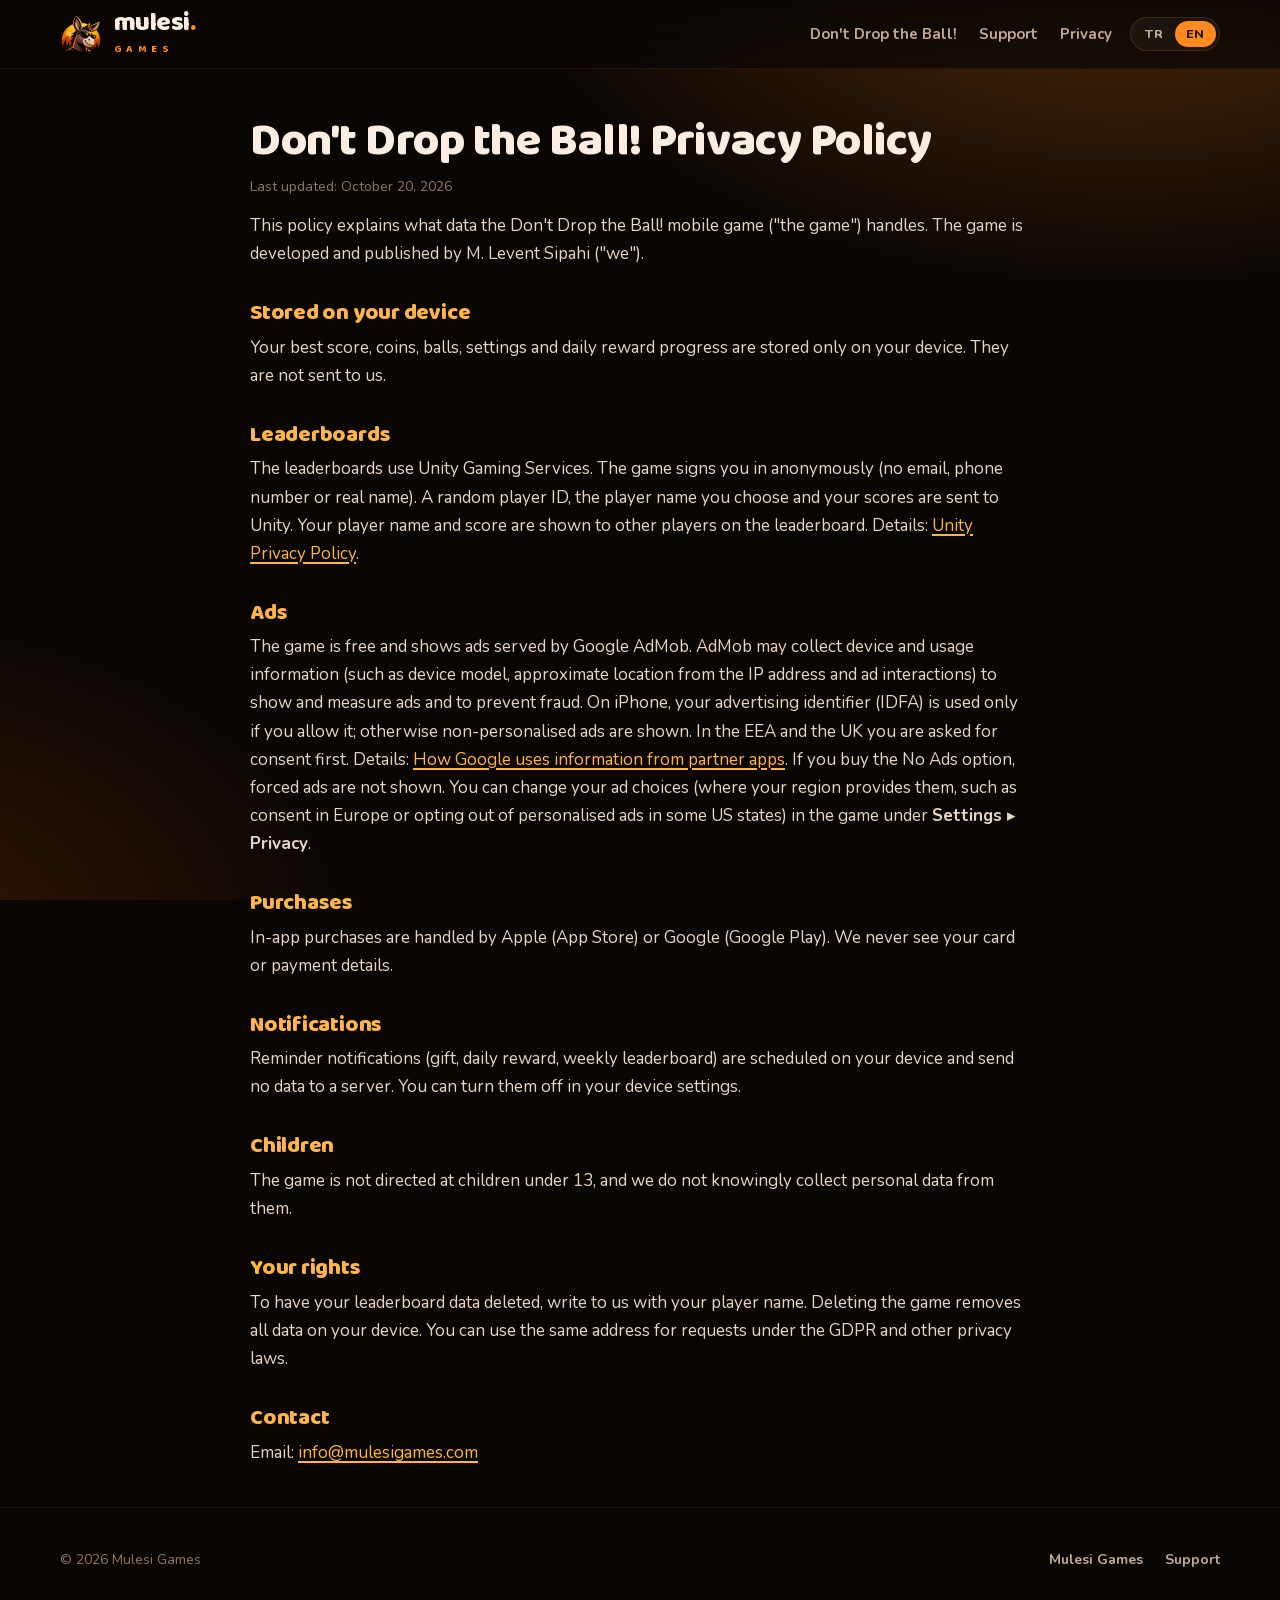
<file: privacy.html>
<!doctype html>
<html lang="en" class="lang-en">
<head>
<meta charset="utf-8">
<meta name="viewport" content="width=device-width, initial-scale=1">
<title>Privacy Policy · Don't Drop the Ball!</title>
<meta name="description" content="Privacy policy of Don't Drop the Ball! by Mulesi Games.">
<meta name="theme-color" content="#0a0604">
<link rel="icon" type="image/png" href="/favicon.png">
<link rel="apple-touch-icon" href="/apple-touch-icon.png">
<link rel="preload" href="/assets/fonts/baloo2-latin.woff2" as="font" type="font/woff2" crossorigin>
<link rel="stylesheet" href="/assets/site.css?v=2">
<script>(function(){var l;try{l=localStorage.getItem("lang")}catch(e){}if(l!=="tr"&&l!=="en")l=(navigator.language||"").toLowerCase().indexOf("tr")===0?"tr":"en";document.documentElement.className="lang-"+l;document.documentElement.lang=l})()</script>
</head>
<body>

<header class="top">
  <div class="wrap">
    <a class="brand" href="/" aria-label="Mulesi Games">
      <img src="/assets/img/mascot.webp" alt="" width="44" height="44">
      <span><b>mulesi<i>.</i></b><small>GAMES</small></span>
    </a>
    <nav class="nav">
      <a href="/dontdrop/">Don't Drop the Ball!</a>
      <a href="/dontdrop/#support"><span data-l="tr">Destek</span><span data-l="en">Support</span></a>
      <a href="/privacy.html"><span data-l="tr">Gizlilik</span><span data-l="en">Privacy</span></a>
    </nav>
    <div class="lang" role="group" aria-label="Language"><button data-set="tr">TR</button><button data-set="en">EN</button></div>
  </div>
</header>

<main class="wrap legal">

<article data-l="tr">
<h1>Don't Drop the Ball! Gizlilik Politikası</h1>
<p class="muted">Son güncelleme: 20 Ekim 2026</p>

<p>Bu politika, Don't Drop the Ball! mobil oyununun ("oyun") hangi verileri işlediğini açıklar. Oyunu geliştiren ve yayımlayan M. Levent Sipahi'dir ("biz").</p>

<h2>Cihazınızda saklananlar</h2>
<p>Rekorunuz, jetonlarınız, toplarınız, ayarlarınız ve günlük ödül ilerlemeniz yalnızca cihazınızda saklanır. Bu bilgiler bize gönderilmez.</p>

<h2>Sıralama</h2>
<p>Sıralama tablosu için Unity Gaming Services kullanılır. Oyun sizi anonim olarak kaydeder (e-posta, telefon numarası veya gerçek ad istenmez). Unity'ye rastgele bir oyuncu kimliği, seçtiğiniz oyuncu adı ve skorlarınız gönderilir. Oyuncu adınız ve skorunuz diğer oyunculara sıralamada gösterilir. Ayrıntılar: <a href="https://unity.com/legal/privacy-policy">Unity Gizlilik Politikası</a>.</p>

<h2>Reklamlar</h2>
<p>Oyun ücretsizdir ve reklam gösterir. Reklamlar Google AdMob tarafından sunulur. AdMob reklam göstermek, ölçmek ve kötüye kullanımı önlemek için cihaz ve kullanım bilgilerini (ör. cihaz modeli, IP adresinden kaba konum, reklam etkileşimleri) toplayabilir. iPhone'da reklam kimliğiniz (IDFA) yalnızca izin verirseniz kullanılır; izin vermezseniz kişiselleştirilmemiş reklamlar gösterilir. Avrupa Ekonomik Alanı ve Birleşik Krallık'ta önce onayınız istenir. Ayrıntılar: <a href="https://policies.google.com/technologies/partner-sites">Google'ın iş ortağı sitelerindeki veri kullanımı</a>. Reklamsız sürüm satın alınırsa zorunlu reklamlar gösterilmez. Reklam izin tercihlerinizi (bölgenizde geçerliyse, ör. Avrupa veya bazı ABD eyaletlerinde kişiselleştirilmiş reklamları reddetme) oyunda <b>Ayarlar ▸ Gizlilik</b> bağlantısından değiştirebilirsiniz.</p>

<h2>Satın almalar</h2>
<p>Uygulama içi satın almaları Apple (App Store) veya Google (Google Play) yürütür. Kart veya ödeme bilgilerinizi görmeyiz.</p>

<h2>Bildirimler</h2>
<p>Hatırlatma bildirimleri (hediye, günlük ödül, haftalık sıralama) cihazınızda planlanır ve sunucuya veri göndermez. Bildirimleri cihaz ayarlarından kapatabilirsiniz.</p>

<h2>Çocuklar</h2>
<p>Oyun 13 yaşından küçük çocuklara yönelik değildir ve bilerek onlardan kişisel veri toplamayız.</p>

<h2>Haklarınız</h2>
<p>Sıralamadaki verilerinizin silinmesini istiyorsanız oyuncu adınızla birlikte bize yazın. Oyunu silmek cihazdaki tüm verileri kaldırır. KVKK ve GDPR kapsamındaki haklarınız için de aynı adresten ulaşabilirsiniz.</p>

<h2>İletişim</h2>
<!--email_off--><p>E-posta: <a href="mailto:info@mulesigames.com">info@mulesigames.com</a></p><!--/email_off-->
</article>

<article data-l="en">
<h1>Don't Drop the Ball! Privacy Policy</h1>
<p class="muted">Last updated: October 20, 2026</p>

<p>This policy explains what data the Don't Drop the Ball! mobile game ("the game") handles. The game is developed and published by M. Levent Sipahi ("we").</p>

<h2>Stored on your device</h2>
<p>Your best score, coins, balls, settings and daily reward progress are stored only on your device. They are not sent to us.</p>

<h2>Leaderboards</h2>
<p>The leaderboards use Unity Gaming Services. The game signs you in anonymously (no email, phone number or real name). A random player ID, the player name you choose and your scores are sent to Unity. Your player name and score are shown to other players on the leaderboard. Details: <a href="https://unity.com/legal/privacy-policy">Unity Privacy Policy</a>.</p>

<h2>Ads</h2>
<p>The game is free and shows ads served by Google AdMob. AdMob may collect device and usage information (such as device model, approximate location from the IP address and ad interactions) to show and measure ads and to prevent fraud. On iPhone, your advertising identifier (IDFA) is used only if you allow it; otherwise non-personalised ads are shown. In the EEA and the UK you are asked for consent first. Details: <a href="https://policies.google.com/technologies/partner-sites">How Google uses information from partner apps</a>. If you buy the No Ads option, forced ads are not shown. You can change your ad choices (where your region provides them, such as consent in Europe or opting out of personalised ads in some US states) in the game under <b>Settings ▸ Privacy</b>.</p>

<h2>Purchases</h2>
<p>In-app purchases are handled by Apple (App Store) or Google (Google Play). We never see your card or payment details.</p>

<h2>Notifications</h2>
<p>Reminder notifications (gift, daily reward, weekly leaderboard) are scheduled on your device and send no data to a server. You can turn them off in your device settings.</p>

<h2>Children</h2>
<p>The game is not directed at children under 13, and we do not knowingly collect personal data from them.</p>

<h2>Your rights</h2>
<p>To have your leaderboard data deleted, write to us with your player name. Deleting the game removes all data on your device. You can use the same address for requests under the GDPR and other privacy laws.</p>

<h2>Contact</h2>
<!--email_off--><p>Email: <a href="mailto:info@mulesigames.com">info@mulesigames.com</a></p><!--/email_off-->
</article>

</main>

<footer>
  <div class="wrap">
    <span>© <span data-year>2026</span> Mulesi Games</span>
    <div class="links">
      <a href="/">Mulesi Games</a>
      <a href="/dontdrop/#support"><span data-l="tr">Destek</span><span data-l="en">Support</span></a>
    </div>
  </div>
</footer>

<script src="/assets/site.js?v=2" defer></script>
</body>
</html>
</file>
<file: assets/site.css>
/* Mulesi Games — shared styles. Warm dark like the studio banner: black, glowing orange, cream. */

@font-face { font-family: "Baloo 2"; font-style: normal; font-weight: 600 800; font-display: swap;
  src: url(/assets/fonts/baloo2-latin-ext.woff2) format("woff2");
  unicode-range: U+0100-02BA, U+02BD-02C5, U+02C7-02CC, U+02CE-02D7, U+02DD-02FF, U+0304, U+0308, U+0329, U+1D00-1DBF, U+1E00-1E9F, U+1EF2-1EFF, U+2020, U+20A0-20AB, U+20AD-20C4, U+2113, U+2C60-2C7F, U+A720-A7FF; }
@font-face { font-family: "Baloo 2"; font-style: normal; font-weight: 600 800; font-display: swap;
  src: url(/assets/fonts/baloo2-latin.woff2) format("woff2");
  unicode-range: U+0000-00FF, U+0131, U+0152-0153, U+02BB-02BC, U+02C6, U+02DA, U+02DC, U+0304, U+0308, U+0329, U+2000-206F, U+20AC, U+2122, U+2191, U+2193, U+2212, U+2215, U+FEFF, U+FFFD; }
@font-face { font-family: "Nunito"; font-style: normal; font-weight: 400 800; font-display: swap;
  src: url(/assets/fonts/nunito-latin-ext.woff2) format("woff2");
  unicode-range: U+0100-02BA, U+02BD-02C5, U+02C7-02CC, U+02CE-02D7, U+02DD-02FF, U+0304, U+0308, U+0329, U+1D00-1DBF, U+1E00-1E9F, U+1EF2-1EFF, U+2020, U+20A0-20AB, U+20AD-20C4, U+2113, U+2C60-2C7F, U+A720-A7FF; }
@font-face { font-family: "Nunito"; font-style: normal; font-weight: 400 800; font-display: swap;
  src: url(/assets/fonts/nunito-latin.woff2) format("woff2");
  unicode-range: U+0000-00FF, U+0131, U+0152-0153, U+02BB-02BC, U+02C6, U+02DA, U+02DC, U+0304, U+0308, U+0329, U+2000-206F, U+20AC, U+2122, U+2191, U+2193, U+2212, U+2215, U+FEFF, U+FFFD; }

:root {
  --bg: #0a0604;
  --bg-2: #120a06;
  --card: rgba(255, 236, 214, 0.045);
  --card-hi: rgba(255, 236, 214, 0.075);
  --line: rgba(255, 150, 60, 0.16);
  --line-hi: rgba(255, 150, 60, 0.38);
  --cream: #fbeee0;
  --muted: #c2aa95;
  --dim: #8d7764;
  --orange: #ff8a1f;
  --orange-2: #ffb547;
  --deep: #e35a0c;
  --ink: #1f1208;
  --radius: 26px;
  --display: "Baloo 2", "Nunito", system-ui, sans-serif;
  --body: "Nunito", system-ui, -apple-system, "Segoe UI", Roboto, sans-serif;
  color-scheme: dark;
}

* { box-sizing: border-box; }
html { scroll-behavior: smooth; -webkit-text-size-adjust: 100%; }
body {
  margin: 0;
  min-height: 100vh;
  background-color: var(--bg);
  background-image:
    radial-gradient(900px 520px at 88% -8%, rgba(255, 128, 20, 0.30), transparent 70%),
    radial-gradient(700px 480px at -10% 105%, rgba(227, 90, 12, 0.20), transparent 70%);
  background-attachment: fixed;
  color: var(--cream);
  font: 17px/1.65 var(--body);
  overflow-x: hidden;
}
img { max-width: 100%; height: auto; display: block; }
a { color: var(--orange-2); text-decoration-thickness: 1.5px; text-underline-offset: 3px; }
a:hover { color: var(--cream); }
h1, h2, h3 { font-family: var(--display); line-height: 1.08; margin: 0; letter-spacing: -0.01em; }
p { margin: 0 0 1em; }

/* both languages live in the page; the <html> class shows one */
.lang-tr [data-l="en"], .lang-en [data-l="tr"] { display: none !important; }

.wrap { width: min(1160px, 100% - 32px); margin-inline: auto; }

/* ------------------------------------------------------------------ header */

.top {
  position: sticky; top: 0; z-index: 20;
  background: linear-gradient(180deg, rgba(10, 6, 4, 0.92), rgba(10, 6, 4, 0.72));
  backdrop-filter: blur(14px); -webkit-backdrop-filter: blur(14px);
  border-bottom: 1px solid rgba(255, 150, 60, 0.10);
}
.top .wrap { display: flex; align-items: center; gap: 18px; height: 68px; }
.brand { display: flex; align-items: center; gap: 10px; color: var(--cream); text-decoration: none; margin-right: auto; }
.brand img { width: 44px; height: 44px; }
.brand b { font-family: var(--display); font-weight: 800; font-size: 26px; letter-spacing: -0.02em; line-height: 1; }
.brand b i { font-style: normal; color: var(--orange); }
.brand small { display: block; font-family: var(--display); font-weight: 700; font-size: 10.5px; letter-spacing: 0.42em; color: var(--orange); margin-top: 2px; }
.brand img.mark { width: 46px; height: 51px; filter: drop-shadow(0 6px 12px rgba(0, 0, 0, 0.45)); }
.nav { display: flex; gap: 22px; }
.nav a { color: var(--muted); text-decoration: none; font-weight: 700; font-size: 15px; }
.nav a:hover { color: var(--cream); }
.lang {
  display: inline-flex; padding: 3px; border-radius: 999px;
  background: var(--card); border: 1px solid var(--line);
}
.lang button {
  appearance: none; border: 0; background: transparent; color: var(--muted);
  font: 800 12.5px/1 var(--body); letter-spacing: 0.06em; padding: 7px 11px; border-radius: 999px; cursor: pointer;
}
.lang-tr .lang [data-set="tr"], .lang-en .lang [data-set="en"] { background: var(--orange); color: var(--ink); }

/* ------------------------------------------------------------------ buttons, chips */

.btn {
  display: inline-flex; align-items: center; gap: 10px;
  padding: 14px 24px; border-radius: 999px;
  font: 800 16px/1 var(--body); text-decoration: none; cursor: pointer;
  transition: transform 0.15s ease, box-shadow 0.15s ease, background 0.15s ease;
}
.btn:hover { transform: translateY(-2px); }
.btn-hot {
  background: linear-gradient(180deg, var(--orange-2), var(--orange) 55%, var(--deep));
  color: var(--ink);
  box-shadow: 0 10px 30px -8px rgba(255, 120, 20, 0.65), inset 0 1px 0 rgba(255, 255, 255, 0.45);
}
.btn-hot:hover { color: var(--ink); box-shadow: 0 14px 38px -8px rgba(255, 120, 20, 0.8), inset 0 1px 0 rgba(255, 255, 255, 0.45); }
.btn-ghost { color: var(--cream); background: var(--card); border: 1px solid var(--line-hi); }
.btn-ghost:hover { color: var(--cream); background: var(--card-hi); }
.btn svg { width: 18px; height: 18px; }

.chips { display: flex; flex-wrap: wrap; gap: 8px; margin: 0 0 22px; padding: 0; list-style: none; }
.chips li {
  font-size: 13px; font-weight: 800; letter-spacing: 0.02em;
  padding: 5px 12px; border-radius: 999px;
  background: rgba(255, 138, 31, 0.12); color: var(--orange-2); border: 1px solid rgba(255, 138, 31, 0.25);
}

.stores { display: flex; flex-wrap: wrap; gap: 10px; }
.store {
  display: inline-flex; align-items: center; gap: 10px;
  padding: 9px 16px 9px 12px; border-radius: 14px;
  background: #000; border: 1px solid rgba(255, 255, 255, 0.18); color: #fff;
  text-decoration: none; line-height: 1.1;
}
.store svg { width: 24px; height: 24px; flex: none; }
.store span { display: block; font-size: 11px; color: rgba(255, 255, 255, 0.7); font-weight: 700; }
.store b { display: block; font-size: 16px; font-family: var(--display); font-weight: 700; }
.store.soon { opacity: 0.85; }
a.store { transition: transform 0.15s, border-color 0.15s; }
a.store:hover { transform: translateY(-2px); border-color: rgba(255, 255, 255, 0.5); }

/* ------------------------------------------------------------------ sections */

section { padding: 72px 0; }
.kicker {
  display: inline-block; font-family: var(--display); font-weight: 700;
  font-size: 13px; letter-spacing: 0.32em; text-transform: uppercase; color: var(--orange);
  margin-bottom: 12px;
}
.kicker::before { content: ""; display: inline-block; width: 26px; height: 3px; border-radius: 3px; background: var(--orange); vertical-align: middle; margin-right: 10px; transform: translateY(-2px); }
.title { font-size: clamp(34px, 5vw, 52px); font-weight: 800; margin-bottom: 14px; }
.lead { color: var(--muted); font-size: 19px; max-width: 640px; }

/* ------------------------------------------------------------------ studio hero */

.hero { padding: 40px 0 24px; }
.hero .wrap { display: grid; grid-template-columns: 0.75fr 1.25fr; gap: 40px; align-items: center; }
/* logo solda, yazı sağda */
.hero .hero-art { grid-column: 1; grid-row: 1; }
.hero .hero-copy { grid-column: 2; grid-row: 1; }
.hero h1 { font-size: clamp(38px, 5.6vw, 66px); font-weight: 800; margin-bottom: 18px; }
.hero h1 em { font-style: normal; background: linear-gradient(180deg, var(--orange-2), var(--deep)); -webkit-background-clip: text; background-clip: text; color: transparent; }
.hero-copy > p { color: var(--muted); font-size: 18px; max-width: 540px; }
.hero .row { display: flex; flex-wrap: wrap; gap: 12px; margin-top: 8px; }

.hero-art { position: relative; justify-self: center; width: min(360px, 100%); aspect-ratio: 483 / 430; }
.hero-art .sun {
  position: absolute; inset: -18% -14% -6%; border-radius: 50%;
  background: radial-gradient(closest-side, rgba(255, 150, 40, 0.55), rgba(255, 110, 10, 0.18) 60%, transparent);
  filter: blur(8px);
}
.hero-art .mascot { position: relative; width: 100%; height: auto; filter: drop-shadow(0 24px 40px rgba(0, 0, 0, 0.55)); }
.hero-art .ball {
  position: absolute; width: 34px; height: 34px; right: 2%; top: 4%; border-radius: 50%;
  background: radial-gradient(circle at 34% 30%, #fff3d6, var(--orange-2) 30%, var(--orange) 60%, var(--deep));
  box-shadow: 0 10px 24px -4px rgba(255, 120, 20, 0.7);
}

/* ana sayfa: standart logo hero'da büyük; kaydırınca küçülüp başlığın sol üstündeki .dock'a yerleşir (site.js,
   html.flying). JavaScript yoksa logo hero'da kalır. */
.hero-logo-box { aspect-ratio: 640 / 707; width: min(340px, 100%); }
.hero-logo { display: block; width: 100%; height: auto; filter: drop-shadow(0 24px 40px rgba(0, 0, 0, 0.55)); }
.brand .dock { display: block; width: 46px; height: 51px; }
.flying .hero-logo { visibility: hidden; }
.fly-logo {
  position: fixed; left: 0; top: 0; z-index: 30; pointer-events: none; transform-origin: 0 0; will-change: transform;
  filter: drop-shadow(0 18px 30px rgba(0, 0, 0, 0.5));
}

/* ------------------------------------------------------------------ game cards */

.games { display: grid; gap: 24px; margin-top: 34px; }
.game {
  display: grid; grid-template-columns: minmax(250px, 340px) 1fr; gap: 0;
  border-radius: var(--radius); overflow: hidden;
  background: linear-gradient(135deg, rgba(255, 236, 214, 0.07), rgba(255, 236, 214, 0.02));
  border: 1px solid var(--line);
  box-shadow: 0 30px 80px -40px rgba(0, 0, 0, 0.9);
}
.game .art { position: relative; background: #8ccaf2; min-height: 100%; }
.game .art img { width: 100%; height: 100%; object-fit: cover; object-position: 50% 12%; }
.game .info { padding: 36px 38px; display: flex; flex-direction: column; justify-content: center; }
.game .head { display: flex; align-items: center; gap: 16px; margin-bottom: 18px; }
.game .head img { width: 76px; height: 76px; border-radius: 19px; box-shadow: 0 8px 22px rgba(0, 0, 0, 0.45); }
.game h3 { font-size: clamp(28px, 3.4vw, 38px); font-weight: 800; }
.game .tag { color: var(--orange-2); font-weight: 800; font-size: 15px; margin-top: 4px; }
.game .info > p { color: var(--muted); max-width: 560px; }
.game .actions { display: flex; flex-wrap: wrap; align-items: center; gap: 14px 18px; margin-top: 6px; }

.next {
  display: flex; align-items: center; gap: 22px; padding: 26px 30px;
  border-radius: var(--radius); border: 1.5px dashed var(--line-hi);
  background: rgba(255, 138, 31, 0.04);
}
.next img { width: 72px; height: 72px; filter: grayscale(1) brightness(0.55) sepia(1) hue-rotate(-12deg) saturate(3); opacity: 0.8; }
.next h3 { font-size: 24px; font-weight: 800; }
.next p { margin: 4px 0 0; color: var(--muted); }

/* ------------------------------------------------------------------ studio values */

.values { display: grid; grid-template-columns: repeat(3, 1fr); gap: 18px; margin-top: 34px; }
.value { padding: 26px; border-radius: 22px; background: var(--card); border: 1px solid var(--line); }
.value .ic {
  width: 48px; height: 48px; border-radius: 14px; display: grid; place-items: center; margin-bottom: 16px;
  background: linear-gradient(180deg, var(--orange-2), var(--deep)); color: var(--ink);
  box-shadow: 0 8px 22px -6px rgba(255, 120, 20, 0.6);
}
.value .ic svg { width: 24px; height: 24px; }
.value h3 { font-size: 22px; font-weight: 800; margin-bottom: 8px; }
.value p { color: var(--muted); margin: 0; font-size: 16px; }

/* ------------------------------------------------------------------ contact */

.contact {
  position: relative; overflow: hidden;
  display: grid; grid-template-columns: 1fr auto; gap: 24px; align-items: center;
  padding: 44px; border-radius: 30px;
  background: radial-gradient(600px 300px at 100% 0%, rgba(255, 138, 31, 0.35), transparent 70%), linear-gradient(135deg, #1c0f07, #120904);
  border: 1px solid var(--line-hi);
}
.contact .title { margin-bottom: 8px; }
.contact p { color: var(--muted); margin: 0; }
.contact .mail { font-family: var(--display); font-weight: 700; font-size: clamp(20px, 2.6vw, 26px); color: var(--cream); word-break: break-all; }

/* ------------------------------------------------------------------ footer */

footer { padding: 40px 0 56px; border-top: 1px solid rgba(255, 150, 60, 0.10); margin-top: 40px; }
footer .wrap { display: flex; flex-wrap: wrap; gap: 14px 28px; align-items: center; justify-content: space-between; color: var(--dim); font-size: 14px; }
footer .links { display: flex; flex-wrap: wrap; gap: 8px 22px; }
footer a { color: var(--muted); text-decoration: none; font-weight: 700; }
footer a:hover { color: var(--cream); }

/* ------------------------------------------------------------------ game page */

.g-hero {
  position: relative; overflow: hidden; border-radius: 34px; margin-top: 28px;
  background: linear-gradient(180deg, #74bff3 0%, #a9dbfb 42%, #e5f4ff 70%, #bfe78f 100%);
  color: #183018;
  display: grid; grid-template-columns: 1.1fr 0.9fr; align-items: center; gap: 24px;
  padding: 48px 56px 0;
  box-shadow: 0 40px 120px -50px rgba(120, 200, 255, 0.55);
}
.g-hero::before {
  content: ""; position: absolute; inset: 0; pointer-events: none;
  background:
    radial-gradient(180px 70px at 12% 22%, rgba(255, 255, 255, 0.9), transparent 70%),
    radial-gradient(240px 80px at 30% 12%, rgba(255, 255, 255, 0.7), transparent 70%),
    radial-gradient(260px 90px at 92% 30%, rgba(255, 255, 255, 0.75), transparent 70%);
}
.g-hero > * { position: relative; }
.g-hero .copy { padding-bottom: 48px; }
.g-hero .logo { width: min(460px, 100%); filter: drop-shadow(0 14px 22px rgba(30, 80, 20, 0.28)); margin: 0 0 18px -10px; }
.g-hero .say { font-family: var(--display); font-weight: 800; font-size: clamp(22px, 2.6vw, 30px); line-height: 1.15; margin-bottom: 12px; color: #1d3b12; }
.g-hero p { color: #34512a; font-size: 18px; max-width: 520px; }
.g-hero .chips li { background: rgba(255, 255, 255, 0.65); color: #2d6a1a; border-color: rgba(45, 106, 26, 0.18); }
.phone {
  justify-self: center; width: min(320px, 80%); aspect-ratio: 941 / 1672;
  border-radius: 44px 44px 0 0; padding: 12px 12px 0; background: #11161d;
  box-shadow: 0 -10px 60px rgba(30, 60, 90, 0.35), inset 0 0 0 2px #2b333d;
}
.phone img { width: 100%; height: 100%; object-fit: cover; object-position: top; border-radius: 34px 34px 0 0; }

.shots {
  display: flex; gap: 18px; overflow-x: auto; scroll-snap-type: x mandatory;
  padding: 8px 16px 22px; margin: 30px -16px 0;
  scrollbar-width: thin; scrollbar-color: var(--orange) transparent;
}
.shots img {
  flex: none; width: 236px; aspect-ratio: 1320 / 2868; height: auto; scroll-snap-align: start;
  border-radius: 24px; box-shadow: 0 20px 50px -20px rgba(0, 0, 0, 0.9); border: 1px solid rgba(255, 255, 255, 0.08);
}

.features { display: grid; grid-template-columns: repeat(2, 1fr); gap: 18px; margin-top: 34px; }

.faq { margin-top: 30px; display: grid; gap: 12px; max-width: 820px; }
.faq details { border-radius: 18px; background: var(--card); border: 1px solid var(--line); padding: 0 22px; }
.faq details[open] { background: var(--card-hi); border-color: var(--line-hi); }
.faq summary { cursor: pointer; list-style: none; padding: 18px 0; font-weight: 800; font-size: 17px; display: flex; justify-content: space-between; gap: 16px; }
.faq summary::-webkit-details-marker { display: none; }
.faq summary::after { content: "+"; font-family: var(--display); font-size: 24px; line-height: 1; color: var(--orange); transition: transform 0.2s; }
.faq details[open] summary::after { transform: rotate(45deg); }
.faq details p { color: var(--muted); margin: 0 0 18px; }

/* ------------------------------------------------------------------ legal page */

.legal { max-width: 780px; padding-top: 48px; }
.legal h1 { font-size: clamp(32px, 4.6vw, 46px); font-weight: 800; margin-bottom: 8px; }
.legal h2 { font-size: 22px; font-weight: 800; margin: 34px 0 8px; color: var(--orange-2); }
.legal p { color: #e6d6c6; }
.legal .muted { color: var(--dim); font-size: 14px; }

/* ------------------------------------------------------------------ small screens */

@media (max-width: 860px) {
  .nav { display: none; }
  .hero { padding-top: 24px; }
  .hero .wrap { grid-template-columns: 1fr; gap: 8px; }
  .hero .hero-art, .hero .hero-copy { grid-column: 1; }
  .hero .hero-copy { grid-row: 2; }
  .hero-art { grid-row: 1; width: min(230px, 62%); }
  .hero-logo-box { width: min(200px, 52%); }
  .game { grid-template-columns: 1fr; }
  .game .art { aspect-ratio: 16 / 10; }
  .game .info { padding: 26px 22px 28px; }
  .values, .features { grid-template-columns: 1fr; }
  .contact { grid-template-columns: 1fr; padding: 30px 24px; }
  .g-hero { grid-template-columns: 1fr; padding: 32px 22px 0; text-align: left; }
  .g-hero .copy { padding-bottom: 8px; }
  section { padding: 56px 0; }
}
@media (max-width: 600px) {
  body { font-size: 16px; }
  .brand b { font-size: 23px; }
  .brand img { width: 38px; height: 38px; }
  .brand img.mark { width: 40px; height: 44px; }
  .shots img { width: 200px; }
}

/* ------------------------------------------------------------------ motion
   Only when the visitor hasn't asked for reduced motion. Scroll reveals are armed by site.js
   (html[data-motion]) so the page is fully visible without JavaScript. */

/* scroll progress along the bottom of the header, with a ball riding the tip */
.progress { position: absolute; left: 0; right: 0; bottom: -1px; height: 3px; pointer-events: none; }
.progress i {
  position: absolute; inset: 0; transform-origin: 0 50%; transform: scaleX(var(--p, 0));
  background: linear-gradient(90deg, var(--deep), var(--orange), var(--orange-2));
}
.progress b {
  position: absolute; top: -5px; left: calc(var(--p, 0) * 100% - 13px); width: 13px; height: 13px; border-radius: 50%;
  transform: rotate(calc(var(--p, 0) * 1440deg));
  background: radial-gradient(circle at 35% 30%, #fff3d6, var(--orange-2) 35%, var(--deep));
  box-shadow: 0 0 12px rgba(255, 140, 30, 0.8);
  opacity: min(1, calc(var(--p, 0) * 40));
}

@media (prefers-reduced-motion: no-preference) {
  .top .wrap, .brand img, .brand b { transition: height 0.3s ease, width 0.3s ease, font-size 0.3s ease, transform 0.4s ease; }
  .top { transition: background 0.3s ease, box-shadow 0.3s ease; }
  .top.scrolled { background: rgba(10, 6, 4, 0.94); box-shadow: 0 10px 30px -12px rgba(0, 0, 0, 0.8); }
  .top.scrolled .wrap { height: 56px; }
  .top.scrolled .brand img { width: 36px; height: 36px; transform: rotate(-8deg); }
  .top.scrolled .brand b { font-size: 23px; }
  .top.scrolled .brand .dock { width: 40px; height: 44px; }
  .top.scrolled .brand img.mark { width: 40px; height: 44px; transform: none; }
  .brand .dock { transition: width 0.3s ease, height 0.3s ease; }

  /* hero plays once on load */
  .hero-copy > * { animation: rise 0.8s cubic-bezier(0.2, 0.8, 0.2, 1) both; }
  .hero-copy > :nth-child(2) { animation-delay: 0.08s; }
  .hero-copy > :nth-child(3), .hero-copy > :nth-child(4) { animation-delay: 0.16s; }
  .hero-copy > :nth-child(5) { animation-delay: 0.24s; }
  .hero-art { animation: pop 0.9s cubic-bezier(0.2, 1.4, 0.4, 1) 0.15s both; }
  .hero-art .mascot { animation: float 6s ease-in-out infinite; }
  .hero-art .sun { animation: glow 4s ease-in-out infinite alternate; }
  .hero-art .ball { animation: bounce 1.6s cubic-bezier(0.5, 0, 0.5, 1) infinite alternate; }
  [data-parallax] { translate: 0 var(--py, 0px); }

  /* scroll reveals */
  html[data-motion] [data-reveal] {
    opacity: 0; transform: translateY(36px) scale(0.98);
    transition: opacity 0.7s ease, transform 0.8s cubic-bezier(0.2, 0.8, 0.2, 1);
    transition-delay: calc(var(--i, 0) * 0.1s);
  }
  html[data-motion] [data-reveal="left"] { transform: translateX(-48px); }
  html[data-motion] [data-reveal="right"] { transform: translateX(48px); }
  html[data-motion] [data-reveal].in { opacity: 1; transform: none; }

  html[data-motion] .kicker::before { width: 0; transition: width 0.6s ease 0.2s; }
  html[data-motion] .in .kicker::before, html[data-motion] .kicker.in::before, html .hero .kicker::before { width: 26px; }
  html[data-motion] .value .ic { transform: scale(0.3) rotate(-30deg); transition: transform 0.6s cubic-bezier(0.2, 1.6, 0.4, 1) calc(var(--i, 0) * 0.1s + 0.2s); }
  html[data-motion] .value.in .ic { transform: none; }
  .value { transition: transform 0.25s ease, border-color 0.25s ease, background 0.25s ease; }
  .value:hover { transform: translateY(-6px) rotate(-0.6deg); border-color: var(--line-hi); background: var(--card-hi); }
  .value:hover .ic { animation: wiggle 0.5s ease; }
  html[data-motion] .next.in img { animation: peek 2.4s ease-in-out 0.4s infinite; }

  .game .art { overflow: hidden; }
  .game .art img { transform: scale(1.08); transform-origin: 50% 30%; transition: transform 0.6s ease; }
  .game:hover .art img { transform: scale(1.12); }
  .game .head img { transition: transform 0.3s cubic-bezier(0.2, 1.6, 0.4, 1); }
  .game:hover .head img { transform: rotate(-6deg) scale(1.06); }

  .contact::before {
    content: ""; position: absolute; width: 320px; height: 320px; right: -80px; top: -120px; border-radius: 50%;
    background: radial-gradient(closest-side, rgba(255, 150, 40, 0.45), transparent); animation: glow 5s ease-in-out infinite alternate;
    pointer-events: none;
  }
  .contact > * { position: relative; }
}

@keyframes rise { from { opacity: 0; transform: translateY(26px); } }
@keyframes pop { from { opacity: 0; transform: scale(0.7) rotate(-6deg); } }
@keyframes float { 50% { transform: translateY(-12px) rotate(1.5deg); } }
@keyframes glow { from { opacity: 0.7; transform: scale(0.94); } to { opacity: 1; transform: scale(1.06); } }
@keyframes bounce { from { transform: translateY(0) scale(1.08, 0.9); } 18% { transform: translateY(-6px) scale(1); } to { transform: translateY(-64px); } }
@keyframes wiggle { 25% { transform: rotate(-12deg); } 75% { transform: rotate(10deg); } }
@keyframes peek { 0%, 70%, 100% { transform: none; } 80% { transform: translateY(-8px) rotate(-8deg); } 90% { transform: translateY(-4px) rotate(6deg); } }

@media (prefers-reduced-motion: reduce) { html { scroll-behavior: auto; } .btn { transition: none; } .progress b { display: none; } }
</file>
<file: dontdrop/dd.css>
/* Don't Drop the Ball! page in the game's own look: sky and clouds, grass hills, cream candy cards,
   glossy green buttons, gold coins. Colours come from the game's UI (UIManager, UiArt) and its store
   art (Store/Screenshots/frame.py); headings in Baloo 2 like the store captions, text in Nunito like the
   game's UI. The header is a green candy bar with the Mulesi logo as on the home page. Loaded after site.css,
   scoped to body.dd. */

.dd {
  --dd-ink: #3d424a;        /* UIManager.Ink */
  --dd-ink-soft: #686d74;
  --dd-out: #185416;        /* caption outline */
  --dd-rim: #1a5c05;        /* button outline */
  --dd-green: #45a312;
  --dd-leaf: #adf238;
  --dd-cream: #fff9e8;
  --dd-card: #fbfaf7;       /* UIManager.CardLight */
  --dd-gold: #ffc82e;
  --dd-gold-dark: #d68000;
  --dd-gold-ink: #784205;
  --dd-caption: 3px 0 0 var(--dd-out), -3px 0 0 var(--dd-out), 0 3px 0 var(--dd-out), 0 -3px 0 var(--dd-out),
    2.2px 2.2px 0 var(--dd-out), -2.2px 2.2px 0 var(--dd-out), 2.2px -2.2px 0 var(--dd-out), -2.2px -2.2px 0 var(--dd-out),
    0 7px 0 rgba(10, 50, 20, 0.35);

  background-color: #c4ecff;
  background-image: linear-gradient(180deg, #46aaf5 0, #7cc6f8 480px, #c4ecff 1200px, #e6f6ff 100%);
  background-attachment: scroll;
  color: var(--dd-ink);
}

/* past the footer (short pages, overscroll) the grass goes on; above the header, its green */
html:has(> body.dd) { background: linear-gradient(180deg, #4fae18 50%, #4e9c24 50%); }

/* clouds behind everything */
.dd::before {
  content: ""; position: fixed; inset: 0; z-index: -1; pointer-events: none;
  background:
    url("data:image/svg+xml,%3Csvg xmlns='http://www.w3.org/2000/svg' viewBox='0 0 200 90'%3E%3Cg fill='%23fff'%3E%3Ccircle cx='62' cy='56' r='30'/%3E%3Ccircle cx='102' cy='42' r='38'/%3E%3Ccircle cx='146' cy='58' r='26'/%3E%3Crect x='34' y='56' width='140' height='32' rx='16'/%3E%3C/g%3E%3C/svg%3E") no-repeat 4% 18% / 230px auto,
    url("data:image/svg+xml,%3Csvg xmlns='http://www.w3.org/2000/svg' viewBox='0 0 200 90'%3E%3Cg fill='%23fff'%3E%3Ccircle cx='62' cy='56' r='30'/%3E%3Ccircle cx='102' cy='42' r='38'/%3E%3Ccircle cx='146' cy='58' r='26'/%3E%3Crect x='34' y='56' width='140' height='32' rx='16'/%3E%3C/g%3E%3C/svg%3E") no-repeat 96% 52% / 300px auto,
    url("data:image/svg+xml,%3Csvg xmlns='http://www.w3.org/2000/svg' viewBox='0 0 200 90'%3E%3Cg fill='%23fff'%3E%3Ccircle cx='62' cy='56' r='30'/%3E%3Ccircle cx='102' cy='42' r='38'/%3E%3Ccircle cx='146' cy='58' r='26'/%3E%3Crect x='34' y='56' width='140' height='32' rx='16'/%3E%3C/g%3E%3C/svg%3E") no-repeat 12% 86% / 170px auto;
  opacity: 0.75;
}

.dd main a { color: #2f7d12; }
.dd main a:hover { color: var(--dd-out); }

/* ------------------------------------------------------------------ hero: a framed card like the game's panels */

.dd .g-hero {
  background:
    radial-gradient(420px 260px at 88% 0%, rgba(255, 246, 200, 0.75), transparent 70%),
    linear-gradient(180deg, #5db6f6 0%, #a6dafb 45%, #dff3ff 72%, #b6e27c 86%, #6eba34 100%);
  border: 6px solid var(--dd-cream);
  box-shadow: 0 0 0 3px var(--dd-out), 0 30px 70px -30px rgba(10, 50, 20, 0.55);
}
.dd .g-hero .logo { filter: drop-shadow(0 12px 18px rgba(10, 50, 20, 0.3)); }
.dd .g-hero .say { font-size: clamp(26px, 3vw, 34px); color: #fff; text-shadow: var(--dd-caption); letter-spacing: 0.005em; }
.dd .g-hero .say em { font-style: normal; color: var(--dd-gold); }
.dd .g-hero p { color: #24411a; font-weight: 600; }
.dd .g-hero .chips li {
  background: var(--dd-cream); color: var(--dd-rim); border: 2px solid var(--dd-rim);
  box-shadow: inset 0 -3px 0 rgba(200, 180, 150, 0.45), 0 2px 0 var(--dd-rim);
}
.dd .phone { background: #fff; box-shadow: 0 0 0 3px var(--dd-out), 0 -10px 50px rgba(10, 50, 20, 0.25); }
.dd .phone img { border-radius: 32px 32px 0 0; }

/* gold coins hovering over the hero */
.dd .coin {
  position: absolute; z-index: 2; width: 44px; height: 44px; border-radius: 50%; pointer-events: none;
  background: radial-gradient(circle at 50% 50%, transparent 52%, rgba(214, 128, 0, 0.55) 54% 60%, transparent 62%),
    radial-gradient(circle at 34% 30%, #fff3b8 0 12%, #ffd84a 30%, var(--dd-gold) 55%, var(--dd-gold-dark) 100%);
  box-shadow: inset 0 -3px 0 rgba(150, 80, 0, 0.45), 0 6px 10px rgba(10, 50, 20, 0.25);
}
.dd .coin.c1 { top: 26px; right: 44%; }
.dd .coin.c2 { top: 96px; right: 30px; width: 34px; height: 34px; }
.dd .coin.c3 { bottom: 90px; right: 6%; width: 28px; height: 28px; }

/* ------------------------------------------------------------------ section heads like the store captions */

.dd .kicker {
  padding: 6px 14px 5px; border-radius: 999px; letter-spacing: 0.2em;
  background: var(--dd-cream); color: var(--dd-rim); border: 2px solid var(--dd-rim);
  box-shadow: 0 3px 0 var(--dd-rim);
}
.dd .kicker::before {
  /* the game's ball: white with a black ring */
  width: 12px; height: 12px; border-radius: 50%; margin-right: 8px;
  background: radial-gradient(circle, #fff 0 30%, #1d1d1f 33% 55%, #fff 58%);
  box-shadow: 0 0 0 1.5px rgba(0, 0, 0, 0.25);
}
.dd .title { color: #fff; text-shadow: var(--dd-caption); margin-top: 6px; margin-bottom: 18px; }
.dd .lead { color: var(--dd-ink); font-weight: 600; }

/* ------------------------------------------------------------------ screens */

.dd .shots { scrollbar-color: var(--dd-green) transparent; }
.dd .shots img {
  border: 5px solid var(--dd-cream);
  box-shadow: 0 0 0 2px var(--dd-out), 0 20px 40px -18px rgba(10, 50, 20, 0.55);
}

/* ------------------------------------------------------------------ cards */

.dd .value, .dd .faq details {
  background: linear-gradient(180deg, #fffefb, var(--dd-card) 60%, #f3eee2);
  border: 2px solid rgba(24, 84, 22, 0.22);
  box-shadow: 0 5px 0 rgba(24, 84, 22, 0.18), 0 18px 40px -22px rgba(10, 50, 20, 0.5);
}
.dd .value h3 { color: var(--dd-out); }
.dd .value p { color: var(--dd-ink-soft); font-weight: 600; }

/* round green candy button, as in the game's menu */
.dd .value .ic {
  border-radius: 50%; color: #fff;
  background: radial-gradient(70% 50% at 50% 18%, rgba(255, 255, 255, 0.55), transparent 70%),
    linear-gradient(180deg, var(--dd-leaf), #6cc11f 45%, var(--dd-green));
  border: 3px solid var(--dd-rim);
  box-shadow: inset 0 -4px 0 rgba(20, 90, 5, 0.45), 0 4px 0 var(--dd-rim);
}
.dd .value .ic svg { filter: drop-shadow(0 1.5px 0 rgba(10, 60, 2, 0.7)); }

.dd .faq details[open] { border-color: var(--dd-green); }
.dd .faq summary { color: var(--dd-out); }
.dd .faq summary::after {
  flex: none; display: grid; place-items: center; width: 28px; height: 28px; border-radius: 50%;
  font-size: 22px; padding-top: 2px; color: #fff;
  background: linear-gradient(180deg, var(--dd-leaf), var(--dd-green));
  border: 2px solid var(--dd-rim); text-shadow: 0 1px 0 var(--dd-rim);
}
.dd .faq details p { color: var(--dd-ink); }
.dd .faq b { color: var(--dd-out); }

/* ------------------------------------------------------------------ contact: a big green panel with a gold button */

.dd .contact {
  background: radial-gradient(70% 60% at 50% 0%, rgba(255, 255, 255, 0.35), transparent 70%),
    linear-gradient(180deg, #8fd83a, #4fae18 55%, #3b9310);
  border: 4px solid var(--dd-rim);
  box-shadow: inset 0 4px 0 rgba(255, 255, 255, 0.35), inset 0 -6px 0 rgba(20, 90, 5, 0.35), 0 6px 0 var(--dd-rim),
    0 30px 60px -30px rgba(10, 50, 20, 0.6);
}
.dd .contact .kicker { box-shadow: none; }
.dd .contact .mail { color: #fff; text-decoration: none; text-shadow: 0 2px 0 rgba(20, 90, 5, 0.6); }
.dd .btn-hot {
  color: var(--dd-gold-ink);
  background: radial-gradient(80% 50% at 50% 15%, rgba(255, 255, 255, 0.6), transparent 70%),
    linear-gradient(180deg, #ffeb80, #fdb324 60%, #f29a10);
  border: 3px solid #8c4d05;
  box-shadow: inset 0 -3px 0 rgba(150, 80, 0, 0.4), 0 4px 0 #8c4d05;
}
.dd .btn-hot:hover { color: var(--dd-gold-ink); box-shadow: inset 0 -3px 0 rgba(150, 80, 0, 0.4), 0 6px 0 #8c4d05; }

/* ------------------------------------------------------------------ footer on the grass hills */

.dd footer {
  position: relative; margin-top: 150px; padding-top: 30px; border-top: 0;
  background: #4e9c24;
}
.dd footer::before {
  content: ""; position: absolute; left: 0; right: 0; bottom: calc(100% - 1px); height: 130px; pointer-events: none;
  background: url("data:image/svg+xml,%3Csvg xmlns='http://www.w3.org/2000/svg' viewBox='0 0 1440 130' preserveAspectRatio='none'%3E%3Cpath fill='%2396d452' d='M0 60C200 10 380 10 560 50s380 50 560 0 260-40 320-30V130H0z'/%3E%3Cpath fill='%236eba34' d='M0 95C180 55 360 60 540 85s420 35 600 0 240-30 300-20V130H0z'/%3E%3Cpath fill='%234e9c24' d='M0 118c240-24 480-24 720-6s480 18 720-4V130H0z'/%3E%3C/svg%3E") no-repeat bottom / 100% 100%;
}
.dd footer .wrap { color: rgba(255, 255, 255, 0.8); }
.dd footer a { color: var(--dd-cream); }
.dd footer a:hover { color: #fff; }

/* ------------------------------------------------------------------ header: a glossy green bar like the game's buttons */

.dd .top, .dd .top.scrolled {
  background: radial-gradient(60% 120% at 50% 0%, rgba(255, 255, 255, 0.28), transparent 70%),
    linear-gradient(180deg, #8fd83a, #4fae18 60%, #3b9310);
  backdrop-filter: none; -webkit-backdrop-filter: none;
  border-bottom: 3px solid var(--dd-rim);
  box-shadow: inset 0 2px 0 rgba(255, 255, 255, 0.35), 0 4px 0 rgba(26, 92, 5, 0.18);
}
.dd .top.scrolled { box-shadow: inset 0 2px 0 rgba(255, 255, 255, 0.35), 0 10px 24px -10px rgba(10, 50, 20, 0.55); }
/* the Mulesi logo as docked on the home page */
.dd .brand img.mark { width: 46px; height: 51px; filter: drop-shadow(0 3px 0 rgba(26, 92, 5, 0.55)); }
.dd .top.scrolled .brand img.mark { width: 40px; height: 44px; transform: none; }
.dd .nav a { color: #fff; font-family: var(--display); font-weight: 800; font-size: 16px; text-shadow: 0 2px 0 var(--dd-rim); }
.dd .nav a:hover { color: var(--dd-gold); }
.dd .lang { background: rgba(20, 90, 5, 0.35); border: 2px solid var(--dd-rim); }
.dd .lang button { color: #eaffd0; }
.lang-tr .dd .lang [data-set="tr"], .lang-en .dd .lang [data-set="en"] { background: var(--dd-cream); color: var(--dd-rim); box-shadow: 0 2px 0 var(--dd-rim); }

/* scroll progress: a gold line with the game's ball */
.dd .progress { bottom: -3px; }
.dd .progress i { background: linear-gradient(90deg, var(--dd-gold-dark), var(--dd-gold), #fff3b8); }
.dd .progress b {
  background: radial-gradient(circle, #fff 0 26%, #1d1d1f 30% 52%, #fff 56%);
  box-shadow: 0 0 10px rgba(173, 242, 56, 0.9);
}

@media (max-width: 860px) {
  .dd .coin.c1 { right: 12%; top: 18px; }
  .dd .coin.c2 { display: none; }
  .dd footer { margin-top: 110px; }
  .dd footer::before { height: 90px; }
}

@media (prefers-reduced-motion: no-preference) {
  .dd .coin { animation: dd-float 3.2s ease-in-out infinite alternate; }
  .dd .coin.c2 { animation-delay: -1.1s; }
  .dd .coin.c3 { animation-delay: -2.2s; }
  @keyframes dd-float { from { transform: translateY(-6px) rotate(-8deg); } to { transform: translateY(8px) rotate(8deg); } }
}

/* ------------------------------------------------------------------ privacy page: one readable cream panel, like the game's cards */

.dd .legal-logo { display: block; width: min(240px, 60%); margin: 34px auto -6px; filter: drop-shadow(0 12px 18px rgba(10, 50, 20, 0.3)); }
.dd .legal {
  max-width: 860px; margin-top: 18px; padding: 40px 52px 44px; border-radius: 34px;
  background: linear-gradient(180deg, #fffefb, var(--dd-card) 40%, #f6f1e6);
  border: 6px solid var(--dd-cream);
  box-shadow: 0 0 0 3px var(--dd-out), 0 30px 70px -30px rgba(10, 50, 20, 0.55);
}
.dd .legal h1 { color: var(--dd-out); }
.dd .legal h2 { color: var(--dd-out); display: flex; align-items: center; gap: 10px; }
.dd .legal h2::before {
  content: ""; flex: none; width: 14px; height: 14px; border-radius: 50%;
  background: radial-gradient(circle, #fff 0 26%, #1d1d1f 30% 54%, #fff 58%);
  box-shadow: 0 0 0 1.5px rgba(0, 0, 0, 0.25);
}
.dd .legal p, .dd .legal li { color: var(--dd-ink); }
.dd .legal b { color: var(--dd-out); }
.dd .legal .muted { color: var(--dd-ink-soft); }

@media (max-width: 600px) {
  .dd .brand img.mark { width: 40px; height: 44px; }
  .dd .legal { padding: 28px 20px 30px; border-radius: 26px; }
}
</file>
<file: shoottocrush/stc.css>
/* Shoot to Crush! sayfası: oyunun arayüzü. Baloo 2 ExtraBold, kraliyet mavisi pencereler, krem kartlar,
   lacivert yazı, sarı ve yeşil "tok" düğmeler. Yalnız /shoottocrush/ yükler; site.css'in üstüne yazar. */

:root {
  --bg: #0d2766;
  --bg-2: #123182;
  --blue: #2f6fe0;
  --blue-2: #1e5fd6;
  --blue-edge: #0e3d99;
  --navy: #16244f;
  --navy-2: #3a4766;
  --panel: #fff8ea;
  --card: rgba(255, 255, 255, 0.06);
  --card-hi: rgba(255, 255, 255, 0.1);
  --line: rgba(160, 196, 255, 0.22);
  --line-hi: rgba(160, 196, 255, 0.45);
  --cream: #ffffff;
  --muted: #cbd9ff;
  --dim: #9fb3e6;
  --orange: #ffc21a;
  --orange-2: #ffe14d;
  --deep: #f08a1c;
  --ink: #16244f;
  --green: #4fc63a;
  --green-edge: #22751c;
  --display: "Baloo 2", system-ui, sans-serif;
  --body: "Baloo 2", system-ui, -apple-system, "Segoe UI", Roboto, sans-serif;
  /* oyundaki beyaz yazının lacivert konturu ve alt gölgesi (UiKit Style.Title) */
  --outline: -2px -2px 0 #1240a8, 2px -2px 0 #1240a8, -2px 2px 0 #1240a8, 2px 2px 0 #1240a8,
    0 -2px 0 #1240a8, 0 2px 0 #1240a8, -2px 0 0 #1240a8, 2px 0 0 #1240a8, 0 5px 0 #0a1e5a;
}

body {
  background-color: var(--bg);
  background-image:
    radial-gradient(900px 520px at 85% -10%, rgba(120, 180, 255, 0.35), transparent 70%),
    radial-gradient(800px 480px at -10% 40%, rgba(47, 111, 224, 0.35), transparent 70%),
    linear-gradient(180deg, #1a48b8 0%, var(--bg) 55%, #0a1f55 100%);
  font-weight: 600;
  line-height: 1.55;
}
::selection { background: var(--orange-2); color: var(--navy); }
a { color: var(--orange-2); }

/* ------------------------------------------------------------------ header */

.top {
  background: linear-gradient(180deg, rgba(18, 48, 126, 0.96), rgba(14, 39, 102, 0.88));
  border-bottom: 3px solid var(--blue-edge);
}
.brand img.mark { width: 46px; height: 51px; filter: drop-shadow(0 3px 0 rgba(6, 22, 70, 0.6)); }
.top.scrolled .brand img.mark { width: 40px; height: 44px; transform: none; }
@media (max-width: 860px) { .brand img.mark { width: 40px; height: 44px; } }
.nav a { color: var(--muted); font-weight: 800; }
.nav a:hover { color: #fff; }
.lang { background: rgba(0, 0, 0, 0.18); border: 2px solid var(--blue-edge); }
.lang button { font-family: var(--display); color: var(--muted); }
.lang-tr .lang [data-set="tr"], .lang-en .lang [data-set="en"] {
  background: linear-gradient(180deg, var(--orange-2), var(--orange)); color: var(--navy);
}

/* ------------------------------------------------------------------ başlıklar */

.kicker {
  padding: 4px 16px 3px; border-radius: 14px;
  background: linear-gradient(180deg, #4d87ee, var(--blue-2));
  border: 3px solid var(--blue-edge); box-shadow: 0 4px 0 rgba(6, 22, 70, 0.6);
  color: #fff; font-weight: 800; font-size: 13px; letter-spacing: 0.16em;
  text-shadow: 0 2px 0 var(--blue-edge);
}
.kicker::before { display: none; }
.title { color: #fff; text-shadow: var(--outline); margin-top: 6px; margin-bottom: 18px; letter-spacing: 0; }
.lead { color: var(--muted); }

/* ------------------------------------------------------------------ hero (gökyüzü ve çim) */

.g-hero {
  background: linear-gradient(180deg, #5fb2f2 0%, #a3d6fb 40%, #e3f2ff 66%, #9fdc6e 88%, #5fbf3f 100%);
  border: 4px solid var(--blue-2);
  box-shadow: 0 0 0 4px var(--blue-edge), 0 12px 0 4px rgba(6, 22, 70, 0.55), 0 40px 120px -40px rgba(120, 200, 255, 0.6);
}
.g-hero .say { color: var(--navy); }
.g-hero p { color: var(--navy-2); font-weight: 700; }
.g-hero .chips li {
  background: var(--panel); color: var(--navy); border: 2px solid var(--blue-2);
  box-shadow: 0 3px 0 rgba(14, 61, 153, 0.35);
}

.chips li { font-family: var(--display); font-weight: 800; }

/* ------------------------------------------------------------------ düğmeler */

.btn { font-family: var(--display); font-weight: 800; font-size: 18px; letter-spacing: 0.02em; }
.btn-hot {
  color: #fff; border-radius: 22px; padding: 15px 28px 13px;
  background: linear-gradient(180deg, #8de86c 0%, var(--green) 52%, #3aa82d 100%);
  border: 3px solid var(--green-edge);
  box-shadow: 0 6px 0 var(--green-edge), 0 14px 26px -10px rgba(0, 0, 0, 0.5), inset 0 3px 0 rgba(255, 255, 255, 0.35);
  text-shadow: 0 2px 0 var(--green-edge), 1px 0 0 var(--green-edge), -1px 0 0 var(--green-edge);
}
.btn-hot:hover {
  color: #fff;
  box-shadow: 0 8px 0 var(--green-edge), 0 18px 30px -10px rgba(0, 0, 0, 0.55), inset 0 3px 0 rgba(255, 255, 255, 0.35);
}
.btn-hot:active { transform: translateY(3px); box-shadow: 0 3px 0 var(--green-edge), inset 0 3px 0 rgba(255, 255, 255, 0.35); }

.store { border-radius: 16px; border: 2px solid rgba(255, 255, 255, 0.25); box-shadow: 0 4px 0 rgba(0, 0, 0, 0.35); }

/* ------------------------------------------------------------------ ekran görüntüleri */

.shots { scrollbar-color: var(--orange) transparent; }
.shots img {
  border: 4px solid #fff; border-radius: 26px;
  box-shadow: 0 8px 0 rgba(6, 22, 70, 0.55), 0 24px 50px -20px rgba(0, 0, 0, 0.8);
}

/* ------------------------------------------------------------------ özellik kartları (oyundaki pencereler) */

.value {
  background: var(--panel); color: var(--navy);
  border: 4px solid var(--blue); border-radius: 24px;
  box-shadow: 0 0 0 3px var(--blue-edge), 0 9px 0 3px rgba(6, 22, 70, 0.55);
}
.value .ic {
  border-radius: 50%; color: var(--navy);
  background: linear-gradient(180deg, #fff27a, #ffd23a 45%, #ffae1a);
  border: 3px solid #c97a00; box-shadow: 0 4px 0 #c97a00;
}
.value h3 { color: var(--blue-2); }
.value p { color: var(--navy-2); }

/* ------------------------------------------------------------------ SSS */

.faq details {
  background: var(--panel); border: 4px solid var(--blue); border-radius: 20px;
  box-shadow: 0 0 0 3px var(--blue-edge), 0 7px 0 3px rgba(6, 22, 70, 0.55);
}
.faq details[open] { background: #fff; border-color: var(--blue); }
.faq summary { color: var(--navy); font-family: var(--display); font-size: 18px; align-items: center; }
.faq summary::after {
  flex: none; display: grid; place-items: center; width: 30px; height: 30px; border-radius: 50%;
  font-size: 22px; font-weight: 800; color: var(--navy);
  background: linear-gradient(180deg, #fff27a, #ffc21a); border: 2px solid #c97a00;
}
.faq details p { color: var(--navy-2); }
.faq details b { color: var(--navy); }

/* ------------------------------------------------------------------ iletişim */

.contact {
  background: radial-gradient(500px 260px at 100% 0%, rgba(255, 225, 77, 0.28), transparent 70%),
    linear-gradient(180deg, #3d7ce8, var(--blue-2));
  border: 4px solid #6a9cf2; border-radius: 30px;
  box-shadow: 0 0 0 4px var(--blue-edge), 0 10px 0 4px rgba(6, 22, 70, 0.55);
}
.contact .kicker { background: linear-gradient(180deg, var(--orange-2), var(--orange)); border-color: #c97a00; color: var(--navy); text-shadow: none; }
.contact p { color: #e3ecff; }
.contact .mail { color: #fff; text-shadow: 0 2px 0 var(--blue-edge); }

/* ------------------------------------------------------------------ alt bilgi: saha çizgili çim */

footer {
  border-top: 4px solid #fff;
  background: repeating-linear-gradient(90deg, #3f9d35 0 70px, #4aad3f 70px 140px);
  color: #fff;
}
footer .wrap { color: #eaffe0; }
footer a { color: #fff; text-shadow: 0 1px 0 rgba(0, 0, 0, 0.3); }
footer a:hover { color: var(--orange-2); }

/* ------------------------------------------------------------------ gizlilik sayfası: metin krem pencerede */

.legal {
  margin-top: 36px; margin-bottom: 24px; padding: 40px 44px 30px;
  background: var(--panel); color: var(--navy);
  border: 4px solid var(--blue); border-radius: 30px;
  box-shadow: 0 0 0 4px var(--blue-edge), 0 12px 0 4px rgba(6, 22, 70, 0.55);
}
.legal h1 { color: var(--navy); letter-spacing: 0; }
.legal h2 { color: var(--blue-2); }
.legal p, .legal li { color: var(--navy-2); }
.legal b, .legal strong { color: var(--navy); }
.legal .muted { color: #5a6684; }
.legal a { color: var(--blue-2); font-weight: 800; }
.legal a:hover { color: var(--navy); }
@media (max-width: 600px) {
  .legal { padding: 28px 20px 18px; border-radius: 24px; margin-top: 24px; }
}
</file>
<file: threeforcefive/f5.css>
/* 3 Force 5 page in the game's own look: the midnight table (the default dark table), the logo's pink,
   yellow and cyan, the neon pink-to-cyan frame of the store screenshots, cream playing cards, the gold coin
   and Poppins like the game's UI. Colours come from the game's Palette (UI/UiKit.cs: Midnight table, Logo*,
   Players, suit colours, coin rim). The studio header stays as on every page. Loaded after site.css,
   scoped to body.f5. */

@font-face { font-family: "Poppins"; font-style: normal; font-weight: 600; font-display: swap;
  src: url(/threeforcefive/fonts/poppins-600.woff) format("woff"); }
@font-face { font-family: "Poppins"; font-style: normal; font-weight: 800; font-display: swap;
  src: url(/threeforcefive/fonts/poppins-800.woff) format("woff"); }

.f5 {
  --f5-bg: #0a101d;         /* Midnight Bg */
  --f5-top: #17294a;        /* Midnight BgTop */
  --f5-panel: #142039;      /* Midnight Panel */
  --f5-panel-hi: #1f3258;   /* Midnight PanelHi */
  --f5-line: #2c4573;       /* Midnight Line */
  --f5-dim: #97a8c9;        /* Midnight TextDim */
  --f5-text: #f4f6fb;
  --f5-pink: #fa1f7d;       /* LogoPink, the ÇEK button */
  --f5-yellow: #fbe002;     /* LogoYellow */
  --f5-cyan: #01dcfb;       /* LogoCyan */
  --f5-card: #fffdf8;       /* CardFace */
  --f5-card-edge: #e3dceb;  /* CardEdge */
  --f5-font: "Poppins", var(--display);
  --f5-neon: linear-gradient(135deg, var(--f5-pink), #b04cff 50%, var(--f5-cyan));

  background-color: var(--f5-bg);
  background-image:
    radial-gradient(760px 460px at 92% -6%, rgba(1, 220, 251, 0.16), transparent 70%),
    radial-gradient(700px 480px at -8% 70%, rgba(250, 31, 125, 0.16), transparent 70%),
    linear-gradient(180deg, var(--f5-top) 0, var(--f5-bg) 720px);
  background-attachment: scroll;
  color: var(--f5-text);
}
html:has(> body.f5) { background: var(--f5-bg); }

.f5 h1, .f5 h2, .f5 h3, .f5 .title, .f5 .g-hero .say, .f5 .kicker, .f5 .faq summary, .f5 .btn, .f5 .contact .mail {
  font-family: var(--f5-font); letter-spacing: -0.01em;
}
.f5 main a { color: var(--f5-cyan); }
.f5 main a:hover { color: var(--f5-text); }

/* ------------------------------------------------------------------ hero: the game screen in its neon frame */

.f5 .g-hero {
  color: var(--f5-text);
  border: 3px solid transparent;
  background:
    radial-gradient(460px 300px at 88% 8%, rgba(1, 220, 251, 0.22), transparent 70%) padding-box,
    radial-gradient(520px 340px at 6% 96%, rgba(250, 31, 125, 0.26), transparent 70%) padding-box,
    linear-gradient(180deg, var(--f5-top), var(--f5-bg) 85%) padding-box,
    var(--f5-neon) border-box;
  box-shadow: -18px 24px 70px -30px rgba(250, 31, 125, 0.7), 18px -10px 70px -30px rgba(1, 220, 251, 0.6);
}
/* shards like the store art's corners */
.f5 .g-hero::before {
  background:
    linear-gradient(135deg, transparent 47%, rgba(250, 31, 125, 0.5) 48% 52%, transparent 53%) no-repeat 3% 8% / 70px 70px,
    linear-gradient(60deg, transparent 46%, rgba(1, 220, 251, 0.45) 47% 53%, transparent 54%) no-repeat 47% 90% / 60px 60px,
    linear-gradient(120deg, transparent 46%, rgba(251, 224, 2, 0.45) 47% 53%, transparent 54%) no-repeat 56% 6% / 46px 46px;
}
.f5 .g-hero .logo { width: min(330px, 80%); margin: 0 0 14px 0; filter: drop-shadow(0 0 26px rgba(250, 31, 125, 0.4)) drop-shadow(0 10px 20px rgba(0, 0, 0, 0.5)); }
.f5 .g-hero .say {
  font-weight: 800; font-size: clamp(26px, 3vw, 36px); color: #fff;
  text-shadow: 0 0 22px rgba(255, 255, 255, 0.28), 0 3px 0 rgba(0, 0, 0, 0.35);
}
.f5 .g-hero .say em { font-style: normal; color: var(--f5-yellow); text-shadow: 0 0 22px rgba(251, 224, 2, 0.45), 0 3px 0 rgba(0, 0, 0, 0.35); }
.f5 .g-hero p { color: #c9d4ea; }

/* chips like the players' name tags: dark plate, a coloured dot */
.f5 .g-hero .chips li {
  display: inline-flex; align-items: center; gap: 7px;
  background: var(--f5-panel); color: var(--f5-text); border: 1px solid var(--f5-line);
}
.f5 .g-hero .chips li::before { content: ""; width: 8px; height: 8px; border-radius: 50%; background: var(--f5-cyan); box-shadow: 0 0 8px var(--f5-cyan); }
.f5 .g-hero .chips li:nth-child(2)::before { background: var(--f5-pink); box-shadow: 0 0 8px var(--f5-pink); }
.f5 .g-hero .chips li:nth-child(3)::before { background: var(--f5-yellow); box-shadow: 0 0 8px var(--f5-yellow); }
.f5 .store { background: #05080f; border-color: var(--f5-line); }

.f5 .phone {
  padding: 4px 4px 0; background: var(--f5-neon);
  box-shadow: 0 -10px 60px rgba(250, 31, 125, 0.35), 0 -10px 60px rgba(1, 220, 251, 0.2);
}
.f5 .phone img { border-radius: 40px 40px 0 0; }

/* playing cards and the gold coin floating over the hero */
.f5 .pc {
  position: absolute; z-index: 2; width: 48px; height: 68px; border-radius: 8px; pointer-events: none;
  background: linear-gradient(180deg, #fff, var(--f5-card)); border: 1px solid var(--f5-card-edge);
  box-shadow: 0 10px 18px -6px rgba(0, 0, 0, 0.6);
  font: 800 17px/1 var(--f5-font); font-style: normal; color: var(--s);
}
.f5 .pc::before { content: attr(data-r); position: absolute; left: 6px; top: 6px; }
.f5 .pc::after { content: attr(data-s); position: absolute; right: 6px; bottom: 5px; font-size: 22px; }
.f5 .pc.p1 { --s: #e0234e; top: 30px; right: 47%; rotate: -14deg; }
.f5 .pc.p2 { --s: #2a6be0; top: 64px; right: 40%; rotate: 9deg; }
.f5 .coin {
  position: absolute; z-index: 2; width: 40px; height: 40px; border-radius: 50%; pointer-events: none;
  background: radial-gradient(circle, transparent 54%, rgba(168, 112, 12, 0.6) 56% 61%, transparent 63%),
    radial-gradient(circle at 34% 30%, #fff1b8 0 12%, #ffdd73 32%, #e0a526 70%, #a8700c 100%);
  box-shadow: inset 0 -3px 0 rgba(120, 70, 0, 0.45), 0 0 18px rgba(255, 201, 60, 0.45);
  top: 118px; right: 26px;
}

/* ------------------------------------------------------------------ section heads like the in-game tags */

.f5 .kicker {
  display: inline-flex; align-items: center; gap: 8px;
  padding: 5px 13px 5px 11px; border-radius: 999px; letter-spacing: 0.18em; font-size: 12px; font-weight: 800;
  background: var(--f5-panel); color: var(--f5-cyan); border: 1px solid var(--f5-line);
}
html .f5 .kicker::before {
  width: 8px !important; height: 8px; margin: 0; border-radius: 50%; transform: none;
  background: var(--f5-cyan); box-shadow: 0 0 8px var(--f5-cyan);
}
.f5 .title { font-weight: 800; color: #fff; text-shadow: 0 0 26px rgba(255, 255, 255, 0.15); margin-top: 6px; }
.f5 .lead { color: var(--f5-dim); }

/* ------------------------------------------------------------------ screens */

.f5 .shots { scrollbar-color: var(--f5-pink) transparent; }
.f5 .shots img { border: 1px solid var(--f5-line); box-shadow: 0 20px 50px -20px rgba(0, 0, 0, 0.9); }

/* ------------------------------------------------------------------ cards: game panels, icons on playing cards */

.f5 .value, .f5 .faq details {
  background: linear-gradient(180deg, var(--f5-panel-hi), var(--f5-panel) 70%);
  border: 1px solid var(--f5-line); border-radius: 18px;
  box-shadow: 0 18px 40px -24px rgba(0, 0, 0, 0.9);
}
.f5 .value h3 { color: #fff; }
.f5 .value p { color: var(--f5-dim); }
.f5 .value .ic {
  width: 46px; height: 60px; border-radius: 8px; color: var(--s, #e0234e);
  background: linear-gradient(180deg, #fff, var(--f5-card)); border: 1px solid var(--f5-card-edge);
  box-shadow: 0 8px 16px -6px rgba(0, 0, 0, 0.7);
}
.f5 .features .value:nth-child(2) .ic { --s: #2a6be0; }
.f5 .features .value:nth-child(3) .ic { --s: #159957; }
.f5 .features .value:nth-child(4) .ic { --s: #1e1b2e; }
.f5 .value:hover { background: linear-gradient(180deg, var(--f5-panel-hi), var(--f5-panel) 70%); border-color: var(--f5-cyan); box-shadow: 0 0 0 1px var(--f5-cyan), 0 0 26px -6px rgba(1, 220, 251, 0.55); }

.f5 .faq details[open] { border-color: var(--f5-cyan); box-shadow: 0 0 0 1px var(--f5-cyan), 0 0 26px -10px rgba(1, 220, 251, 0.6); }
.f5 .faq summary { font-weight: 600; color: #fff; }
.f5 .faq summary::after {
  flex: none; display: grid; place-items: center; width: 28px; height: 28px; border-radius: 9px;
  font: 800 20px/1 var(--f5-font); color: #fff;
  background: linear-gradient(180deg, #ff4f97, var(--f5-pink)); box-shadow: inset 0 -2px 0 rgba(120, 0, 50, 0.45);
}
.f5 .faq details p { color: #c9d4ea; }
.f5 .faq b { color: #fff; }

/* ------------------------------------------------------------------ contact: a neon panel with the ÇEK button */

.f5 .contact {
  border: 3px solid transparent;
  background:
    radial-gradient(600px 300px at 100% 0%, rgba(1, 220, 251, 0.18), transparent 70%) padding-box,
    radial-gradient(500px 260px at 0% 100%, rgba(250, 31, 125, 0.2), transparent 70%) padding-box,
    linear-gradient(135deg, var(--f5-panel-hi), var(--f5-bg)) padding-box,
    var(--f5-neon) border-box;
}
.f5 .contact .mail { color: #fff; text-decoration: none; }
.f5 .contact .mail:hover { color: var(--f5-cyan); }
.f5 .btn-hot {
  border-radius: 16px; color: #fff; font-weight: 800; letter-spacing: 0.02em;
  background: linear-gradient(180deg, #ff4f97, var(--f5-pink) 60%, #d60f66);
  box-shadow: inset 0 -4px 0 rgba(120, 0, 50, 0.4), 0 12px 30px -8px rgba(250, 31, 125, 0.7);
}
.f5 .btn-hot:hover { color: #fff; box-shadow: inset 0 -4px 0 rgba(120, 0, 50, 0.4), 0 16px 38px -8px rgba(250, 31, 125, 0.85); }

/* ------------------------------------------------------------------ header progress and footer */

.f5 .progress i { background: linear-gradient(90deg, var(--f5-pink), var(--f5-yellow), var(--f5-cyan)); }
.f5 .progress b {
  background: radial-gradient(circle at 34% 30%, #fff1b8 0 14%, #ffdd73 36%, #e0a526 72%, #a8700c);
  box-shadow: 0 0 10px rgba(255, 201, 60, 0.9);
}
.f5 footer { border-top-color: var(--f5-line); }
.f5 footer .wrap { color: var(--f5-dim); }
.f5 footer a { color: #c9d4ea; }
.f5 footer a:hover { color: var(--f5-cyan); }

@media (max-width: 860px) {
  .f5 .pc { width: 38px; height: 54px; font-size: 14px; }
  .f5 .pc::after { font-size: 17px; }
  .f5 .pc.p1 { top: 16px; right: 46px; }
  .f5 .pc.p2 { top: 34px; right: 14px; }
  .f5 .coin { display: none; }
}

@media (prefers-reduced-motion: no-preference) {
  .f5 .pc, .f5 .coin { animation: f5-float 3.4s ease-in-out infinite alternate; }
  .f5 .pc.p2 { animation-delay: -1.2s; }
  .f5 .coin { animation-name: f5-spin; animation-duration: 2.6s; }
  @keyframes f5-float { from { translate: 0 -6px; } to { translate: 0 8px; } }
  @keyframes f5-spin { from { translate: 0 -6px; scale: 1 1; } 50% { scale: 0.25 1; } to { translate: 0 8px; scale: 1 1; } }
}

/* link to the rules page under "What's inside" */
.f5 .more { margin: 28px 0 0; text-align: center; }
.f5 .more .btn-hot { display: inline-flex; color: #fff; text-decoration: none; }

/* ------------------------------------------------------------------ privacy page: the text in a neon-framed game panel */

.f5 .legal { max-width: 820px; padding-top: 36px; padding-bottom: 56px; }
.f5 .legal-logo { display: block; width: min(150px, 40%); margin: 0 auto 18px; }
.f5 .legal-logo img { width: 100%; height: auto; filter: drop-shadow(0 0 22px rgba(250, 31, 125, 0.4)); }
.f5 .legal article {
  border: 3px solid transparent; border-radius: 24px; padding: 30px clamp(18px, 4vw, 40px) 26px;
  background:
    radial-gradient(520px 260px at 100% 0%, rgba(1, 220, 251, 0.12), transparent 70%) padding-box,
    radial-gradient(520px 260px at 0% 100%, rgba(250, 31, 125, 0.12), transparent 70%) padding-box,
    linear-gradient(180deg, var(--f5-panel-hi), var(--f5-panel) 40%, var(--f5-bg)) padding-box,
    var(--f5-neon) border-box;
  box-shadow: 0 24px 60px -30px rgba(0, 0, 0, 0.9);
}
.f5 .legal h1 { font-weight: 800; color: #fff; text-align: center; text-wrap: balance; text-shadow: 0 0 26px rgba(255, 255, 255, 0.15); }
.f5 .legal .muted {
  display: table; margin: 4px auto 22px; padding: 4px 12px; border-radius: 999px;
  background: var(--f5-bg); border: 1px solid var(--f5-line); color: var(--f5-dim); font-size: 13px;
}
.f5 .legal h2 {
  display: flex; align-items: center; gap: 10px; color: #fff; font-weight: 800; font-size: 20px;
  margin: 26px 0 8px; padding-top: 20px; border-top: 1px solid var(--f5-line);
}
.f5 .legal h2::before { content: ""; flex: none; width: 10px; height: 10px; border-radius: 50%; background: var(--f5-cyan); box-shadow: 0 0 10px var(--f5-cyan); }
.f5 .legal h2:nth-of-type(3n+2)::before { background: var(--f5-pink); box-shadow: 0 0 10px var(--f5-pink); }
.f5 .legal h2:nth-of-type(3n)::before { background: var(--f5-yellow); box-shadow: 0 0 10px var(--f5-yellow); }
.f5 .legal p, .f5 .legal li { color: #c9d4ea; line-height: 1.7; }
.f5 .legal b, .f5 .legal strong { color: #fff; }
.f5 .legal a { color: var(--f5-cyan); }

/* ------------------------------------------------------------------ header: the game's midnight bar with a neon underline,
   the studio's standard logo (as on the home page), pink language switch, current page in cyan */

.f5 .top {
  background: linear-gradient(180deg, rgba(10, 16, 29, 0.94), rgba(10, 16, 29, 0.78));
  border-bottom: 0;
}
.f5 .top::after {
  content: ""; position: absolute; left: 0; right: 0; bottom: 0; height: 1px; pointer-events: none;
  background: linear-gradient(90deg, transparent, var(--f5-pink) 20%, #b04cff 50%, var(--f5-cyan) 80%, transparent);
  opacity: 0.7;
}
.f5 .top.scrolled { background: rgba(10, 16, 29, 0.96); }
.f5 .brand img.mark { width: 46px; height: 51px; filter: drop-shadow(0 6px 12px rgba(0, 0, 0, 0.5)); }
.f5 .top.scrolled .brand img.mark { width: 40px; height: 44px; transform: none; }
.f5 .nav a { font-family: var(--f5-font); font-weight: 600; color: var(--f5-dim); }
.f5 .nav a:hover { color: #fff; }
.f5 .nav a[aria-current="page"] { color: var(--f5-cyan); }
.f5 .lang { background: var(--f5-panel); border-color: var(--f5-line); }
.f5 .lang button { color: var(--f5-dim); font-family: var(--f5-font); }
.lang-tr .f5 .lang [data-set="tr"], .lang-en .f5 .lang [data-set="en"] {
  background: linear-gradient(180deg, #ff4f97, var(--f5-pink)); color: #fff; box-shadow: 0 0 12px -2px rgba(250, 31, 125, 0.7);
}
@media (max-width: 860px) { .f5 .brand img.mark { width: 40px; height: 44px; } }
</file>
<file: threeforcefive/rules/rules.css>
/* 3 Force 5 rules page: the rules guide (Docs/kurallar.html in the game repo) in the site's game look.
   Builds on f5.css (midnight table, logo colours, Poppins). Cards, dice and power colours follow the game's
   Palette: suits E0234E/2A6BE0/159957/1E1B2E, Gold FFC93C, Good 3DFFA0, Bad FF4D5E, powers J cyan,
   Q pink, K orange FF8A3D, Joker violet B45CFF. Scoped to body.f5. */

.f5 {
  --r-gold: #ffc93c;
  --r-good: #3dffa0;
  --r-bad: #ff4d5e;
  --r-orange: #ff8a3d;
  --r-violet: #b45cff;
  --r-ink: #1e1b2e;
  --r-red: #e0234e;
  --r-blue: #2a6be0;
  --r-green: #159957;
}

.f5 .r-hero { padding-top: 40px; padding-bottom: 24px; }
.f5 .r-hero .wrap { display: grid; gap: 20px; justify-items: center; text-align: center; }
.f5 .r-hero .logo { width: min(260px, 64%); height: auto; filter: drop-shadow(0 0 26px rgba(250, 31, 125, 0.4)) drop-shadow(0 10px 20px rgba(0, 0, 0, 0.5)); }
.f5 .r-hero h1 { font-weight: 800; font-size: clamp(30px, 4.6vw, 44px); color: #fff; margin: 0; text-wrap: balance; }
.f5 .r-hero h1 em { font-style: normal; color: var(--f5-yellow); }
.f5 .r-hero .lead { max-width: 56ch; margin: 0; }
.f5 .r-forces { display: flex; flex-wrap: wrap; gap: 10px; justify-content: center; }
.f5 .r-chip { display: inline-flex; align-items: center; gap: 8px; border: 1px solid var(--f5-line); background: var(--f5-panel); border-radius: 999px; padding: 7px 15px; font: 600 15px var(--f5-font); }
.f5 .r-chip b { color: var(--r-gold); font-weight: 800; }
.f5 .r-oneliner { display: grid; gap: 10px; text-align: left; width: 100%; max-width: 640px; padding: 20px 22px; border-radius: 18px; border: 3px solid transparent;
  background: linear-gradient(180deg, var(--f5-panel-hi), var(--f5-panel)) padding-box, var(--f5-neon) border-box; }
.f5 .r-oneliner div { display: grid; grid-template-columns: 26px 1fr; gap: 10px; align-items: baseline; }
.f5 .r-oneliner .k { font: 800 17px var(--f5-font); color: var(--r-gold); }
.f5 .r-oneliner b { color: #fff; }
.f5 .r-toc { display: flex; flex-wrap: wrap; gap: 8px; justify-content: center; }
.f5 .r-toc a { font: 600 14px var(--f5-font); text-decoration: none; color: var(--f5-text); border: 1px solid var(--f5-line); border-radius: 999px; padding: 6px 13px; background: rgba(20, 32, 57, 0.6); }
.f5 .r-toc a:hover { border-color: var(--f5-cyan); color: var(--f5-cyan); }

.f5 .r-sec .wrap { display: grid; gap: 18px; }
.f5 .r-sec { padding: 48px 0; }
.f5 .r-sec p { margin: 0; max-width: 65ch; }
.f5 .r-sec h3 { margin: 0; font-weight: 800; font-size: 19px; color: #fff; line-height: 1.2; }

/* playing cards and dice */
.f5 .c { width: 64px; height: 90px; border-radius: 10px; background: linear-gradient(180deg, #fff, var(--f5-card)); border: 1px solid var(--f5-card-edge); color: var(--r-ink);
  position: relative; display: grid; place-items: center; font: 800 32px/1 var(--f5-font); box-shadow: 0 6px 16px rgba(0, 0, 0, 0.45); flex: none; }
.f5 .c small { position: absolute; top: 6px; left: 7px; font-size: 12px; line-height: 1.05; text-align: center; font-weight: 800; }
.f5 .c .s { position: absolute; bottom: 7px; font-size: 16px; }
.f5 .c.h { color: var(--r-red); } .f5 .c.d { color: var(--r-blue); } .f5 .c.cl { color: var(--r-green); }
.f5 .c.x2::after { content: attr(data-m); position: absolute; top: -9px; right: -9px; background: var(--r-gold); color: #4a2a00; font-size: 12px; font-weight: 800; border-radius: 999px; width: 30px; height: 30px; display: grid; place-items: center; }
.f5 .c.x2 { box-shadow: 0 0 0 3px rgba(255, 201, 60, 0.55), 0 0 22px rgba(255, 201, 60, 0.55); }
.f5 .c.bust { box-shadow: 0 0 0 3px var(--r-bad), 0 0 22px rgba(255, 77, 94, 0.7); transform: rotate(6deg); }
.f5 .c.dim { opacity: 0.45; }
.f5 .c.empty { background: transparent; border: 2px dashed var(--f5-line); box-shadow: none; }
.f5 .c.p { color: #fff; font-size: 30px; border: 0; }
.f5 .c.p .lbl { position: absolute; bottom: 8px; font-size: 9.5px; letter-spacing: 0.06em; font-weight: 800; }
.f5 .c.pj { background: var(--f5-cyan); color: #06303a; } .f5 .c.pq { background: var(--f5-pink); }
.f5 .c.pk { background: var(--r-orange); } .f5 .c.px { background: var(--r-violet); }
.f5 .die { width: 46px; height: 46px; border-radius: 10px; background: var(--f5-card); display: grid; grid-template: repeat(3, 1fr) / repeat(3, 1fr); padding: 7px; flex: none;
  box-shadow: 0 0 0 3px rgba(255, 201, 60, 0.6), 0 0 18px rgba(255, 201, 60, 0.4); }
.f5 .die i { width: 8px; height: 8px; border-radius: 50%; background: var(--r-ink); place-self: center; visibility: hidden; }
.f5 .die i.on { visibility: visible; }
.f5 .r-row { display: flex; flex-wrap: wrap; gap: 10px; align-items: flex-end; }

/* round steps */
.f5 .r-steps { display: grid; gap: 14px; }
.f5 .r-step { display: grid; grid-template-columns: 52px 1fr; gap: 16px; padding: 18px; border-radius: 18px; border: 1px solid var(--f5-line);
  background: linear-gradient(180deg, var(--f5-panel-hi), var(--f5-panel) 70%); }
.f5 .r-step .num { width: 52px; height: 52px; border-radius: 14px; display: grid; place-items: center; font: 800 22px var(--f5-font); background: var(--f5-bg); border: 1px solid var(--f5-line); color: var(--r-gold); }
.f5 .r-step.s2 .num { color: #fff; } .f5 .r-step.s3 .num { color: var(--r-bad); }
.f5 .r-step > div:last-child { display: grid; gap: 10px; min-width: 0; }
.f5 .r-step p { color: #c9d4ea; }
.f5 .r-step b { color: #fff; }
.f5 .r-ex { display: flex; flex-wrap: wrap; gap: 14px; align-items: center; padding-top: 4px; }
.f5 .r-arrow { color: var(--f5-dim); font-size: 22px; }
.f5 .r-verdict { font: 800 18px var(--f5-font); color: #fff; }
.f5 .r-verdict.bad { color: var(--r-bad); } .f5 .r-verdict.gold { color: var(--r-gold); }

/* power cards */
.f5 .r-powers { display: grid; grid-template-columns: repeat(auto-fit, minmax(min(100%, 420px), 1fr)); gap: 14px; }
.f5 .r-power { display: grid; grid-template-columns: 64px 1fr; gap: 14px; align-items: start; padding: 18px; border-radius: 18px; border: 1px solid var(--f5-line);
  background: linear-gradient(180deg, var(--f5-panel-hi), var(--f5-panel) 70%); }
.f5 .r-power h3 { margin-bottom: 4px; }
.f5 .r-power .t-j { color: var(--f5-cyan); } .f5 .r-power .t-q { color: var(--f5-pink); }
.f5 .r-power .t-k { color: var(--r-orange); } .f5 .r-power .t-x { color: var(--r-violet); }
.f5 .r-power p { font-size: 15px; color: var(--f5-dim); }
.f5 .r-power p b { color: #fff; }

/* clashes */
.f5 .r-clashes { display: grid; grid-template-columns: repeat(auto-fit, minmax(min(100%, 420px), 1fr)); gap: 14px; }
.f5 .r-clash { padding: 18px; border-radius: 18px; border: 1px solid var(--f5-line); background: var(--f5-panel); }
.f5 .r-clash h3 { color: var(--r-gold); margin-bottom: 8px; }
.f5 .r-clash ol { margin: 0; padding-left: 1.3em; display: grid; gap: 8px; font-size: 15px; color: var(--f5-dim); }
.f5 .r-clash li b { color: #fff; }
.f5 .r-clash li::marker { color: var(--r-gold); font-weight: 800; }

/* score example */
.f5 .r-calc { display: grid; gap: 16px; padding: 20px; border-radius: 18px; border: 1px solid var(--f5-line); background: linear-gradient(180deg, var(--f5-panel-hi), var(--f5-panel) 70%); }
.f5 .r-calc p b { color: #fff; }
.f5 .r-calc table { width: 100%; border-collapse: collapse; font-size: 15px; }
.f5 .r-calc td { padding: 7px 0; border-bottom: 1px solid var(--f5-line); color: #c9d4ea; }
.f5 .r-calc td:last-child { text-align: right; font: 800 15px var(--f5-font); color: #fff; font-variant-numeric: tabular-nums; }
.f5 .r-calc tr.total td { border-bottom: 0; font: 800 18px var(--f5-font); color: var(--r-gold); padding-top: 12px; }
.f5 .r-facts { display: grid; grid-template-columns: repeat(auto-fit, minmax(200px, 1fr)); gap: 12px; }
.f5 .r-fact { border-left: 3px solid var(--f5-cyan); padding: 4px 0 4px 14px; font-size: 15px; color: var(--f5-dim); }
.f5 .r-fact:nth-child(2) { border-color: var(--f5-pink); } .f5 .r-fact:nth-child(3) { border-color: var(--f5-yellow); }
.f5 .r-fact b { color: #fff; display: block; font: 800 16px var(--f5-font); }

/* try a round */
.f5 .r-play { display: grid; gap: 16px; padding: 22px; border-radius: 22px; border: 3px solid transparent;
  background: radial-gradient(500px 260px at 100% 0%, rgba(1, 220, 251, 0.16), transparent 70%) padding-box,
    linear-gradient(180deg, var(--f5-panel-hi), var(--f5-bg)) padding-box, var(--f5-neon) border-box; }
.f5 .r-playhead { display: flex; flex-wrap: wrap; gap: 14px; align-items: center; justify-content: space-between; }
.f5 .r-forcebox { display: flex; flex-wrap: wrap; gap: 10px; align-items: center; font: 800 16px var(--f5-font); color: var(--r-gold); }
.f5 .r-score { font: 800 34px/1 var(--f5-font); font-variant-numeric: tabular-nums; text-align: right; }
.f5 .r-score small { display: block; font: 600 13px var(--f5-font); color: var(--f5-dim); margin-top: 4px; }
.f5 .r-slots { display: flex; gap: 10px; flex-wrap: wrap; min-height: 96px; align-items: center; }
.f5 .r-status { min-height: 28px; }
.f5 .r-risk { display: grid; grid-template-columns: auto 1fr; gap: 12px; align-items: center; font-size: 14px; color: var(--f5-dim); }
.f5 .r-bar { height: 10px; background: var(--f5-bg); border-radius: 99px; overflow: hidden; border: 1px solid var(--f5-line); }
.f5 .r-bar i { display: block; height: 100%; width: 0; background: var(--r-good); transition: width 0.25s, background 0.25s; }
.f5 .r-btns { display: flex; gap: 10px; flex-wrap: wrap; }
.f5 .r-btns button { font: 800 18px var(--f5-font); letter-spacing: 0.02em; border: 0; border-radius: 14px; padding: 13px 24px; min-height: 52px; cursor: pointer; color: #fff;
  background: linear-gradient(180deg, #ff4f97, var(--f5-pink) 60%, #d60f66); box-shadow: inset 0 -4px 0 rgba(120, 0, 50, 0.4); }
.f5 .r-btns button.alt { background: linear-gradient(180deg, #22d9f5, #01b4cf); color: #04222b; box-shadow: inset 0 -4px 0 rgba(0, 70, 90, 0.4); }
.f5 .r-btns button.gold { background: linear-gradient(180deg, #fff06a, var(--f5-yellow) 60%, #d9c000); color: var(--r-ink); box-shadow: inset 0 -4px 0 rgba(110, 90, 0, 0.4); }
.f5 .r-btns button.ghost { background: var(--f5-panel-hi); color: #fff; box-shadow: inset 0 -4px 0 rgba(0, 0, 0, 0.3); }
.f5 .r-btns button:disabled { opacity: 0.4; cursor: default; }
.f5 .r-btns button:focus-visible { outline: 3px solid var(--f5-yellow); outline-offset: 2px; }
.f5 .r-note { font-size: 13px; color: var(--f5-dim); }

@media (prefers-reduced-motion: no-preference) {
  .f5 .c.flip { animation: r-flip 0.35s ease-out; }
  @keyframes r-flip { from { transform: rotateY(90deg) scale(0.8); } to { transform: none; } }
}
@media (prefers-reduced-motion: reduce) { .f5 .r-bar i { transition: none; } }
@media (max-width: 520px) {
  .f5 .c { width: 52px; height: 74px; font-size: 26px; }
  .f5 .r-step { grid-template-columns: 1fr; }
  .f5 .r-power { grid-template-columns: 52px 1fr; }
  .f5 .r-sec { padding: 36px 0; }
}
.f5 .r-sec .wrap > .kicker { justify-self: start; }
</file>
